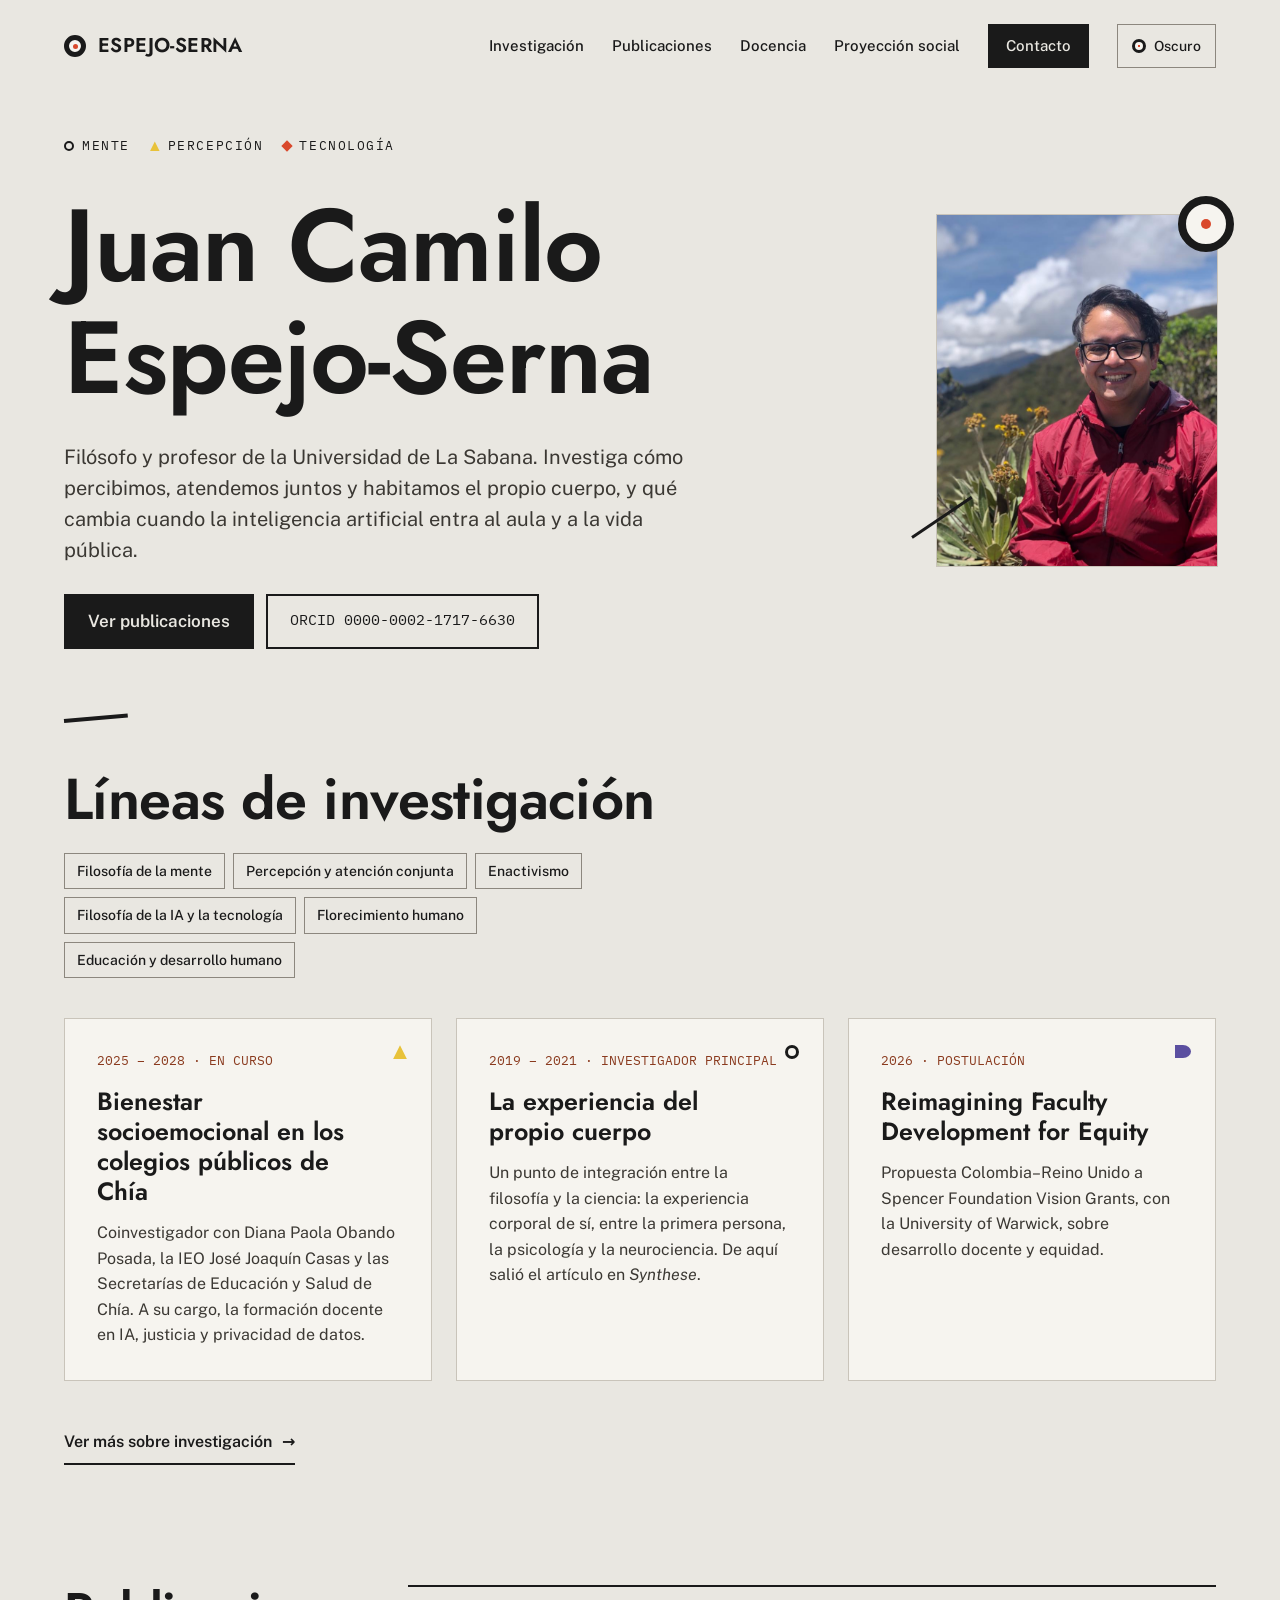
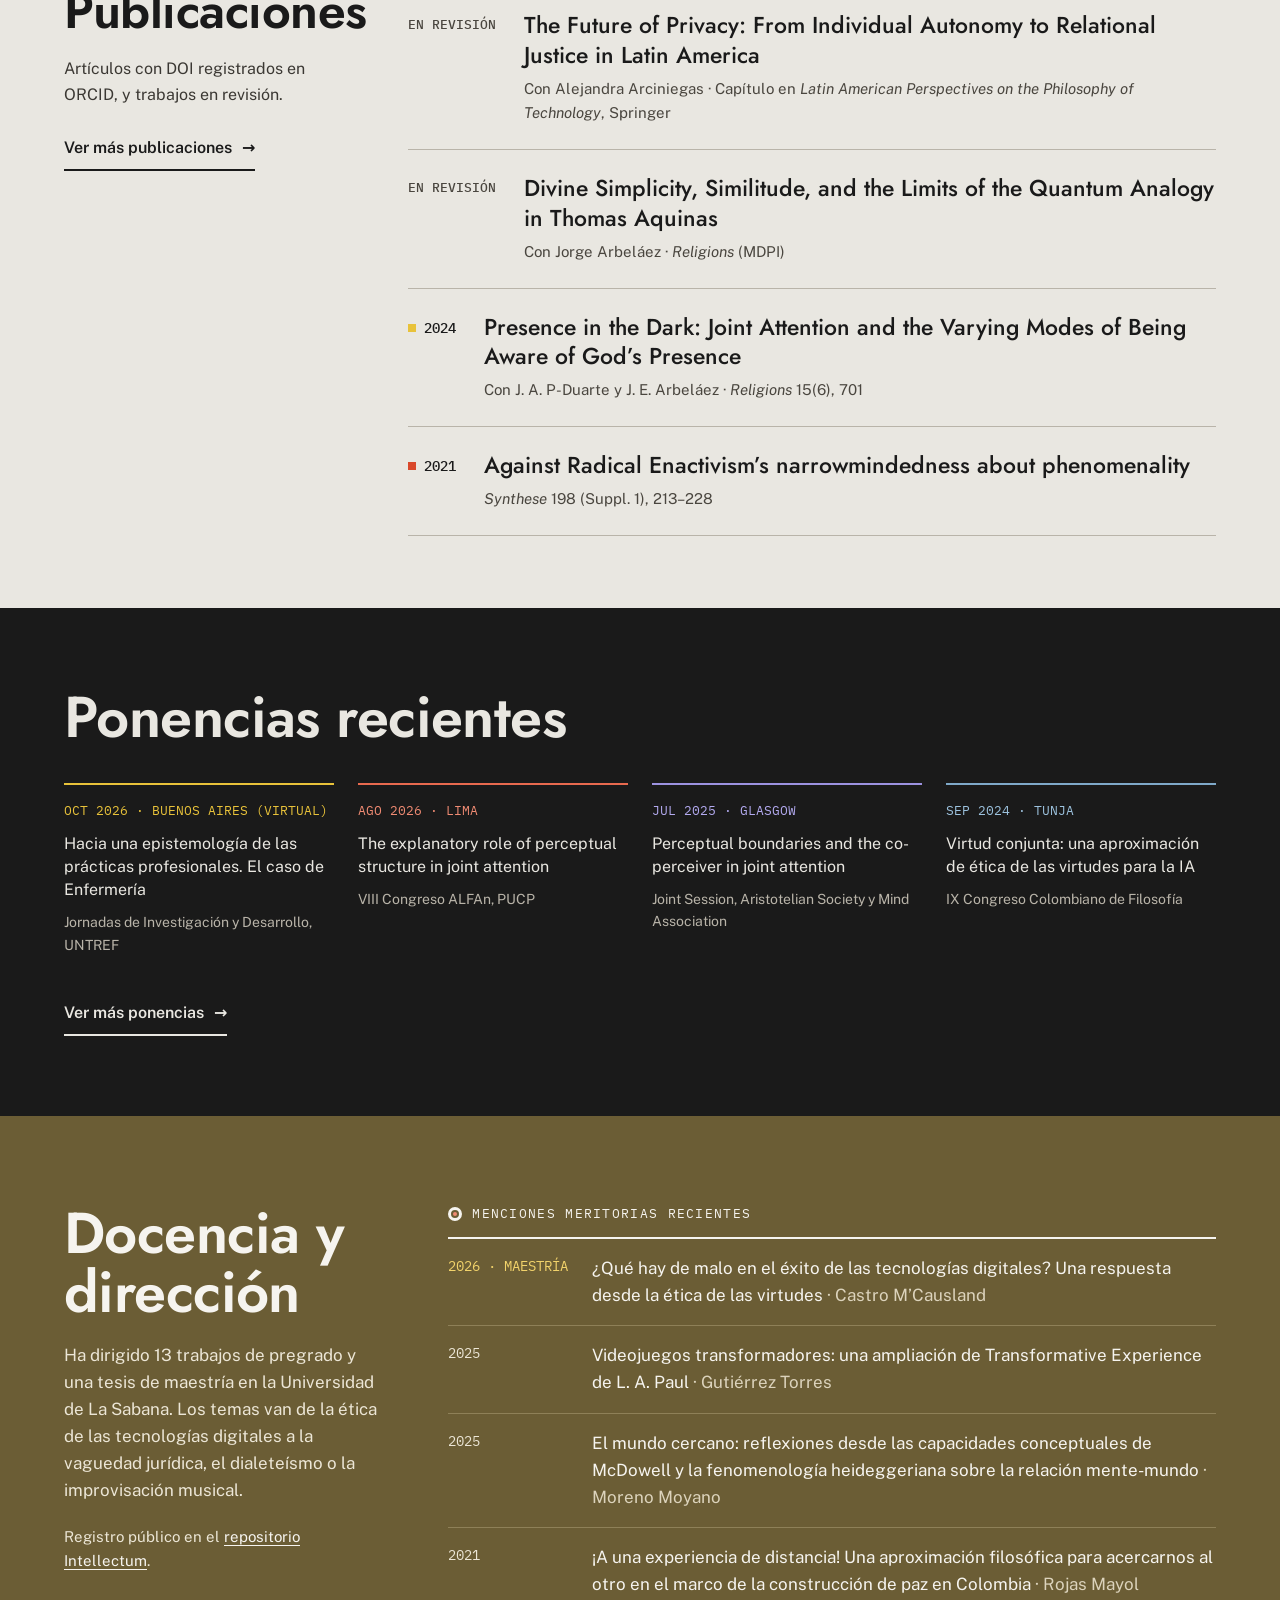
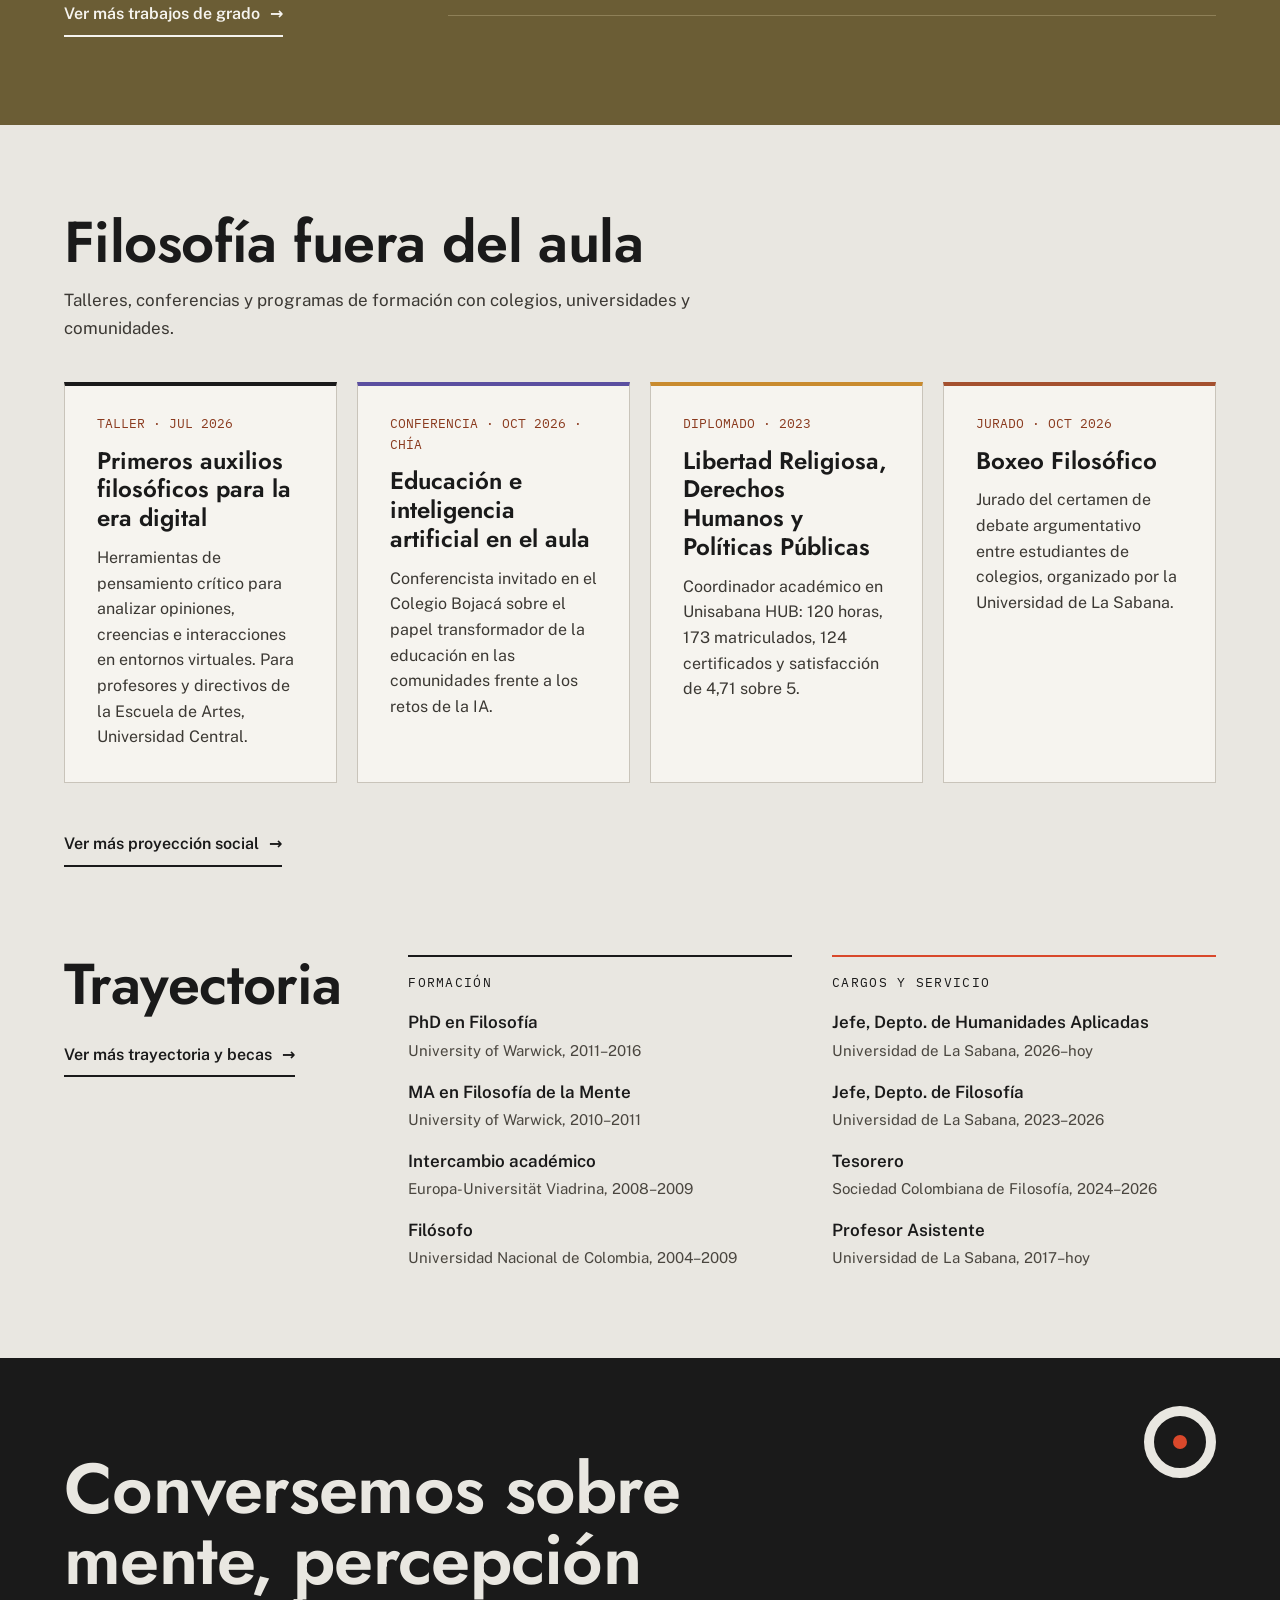
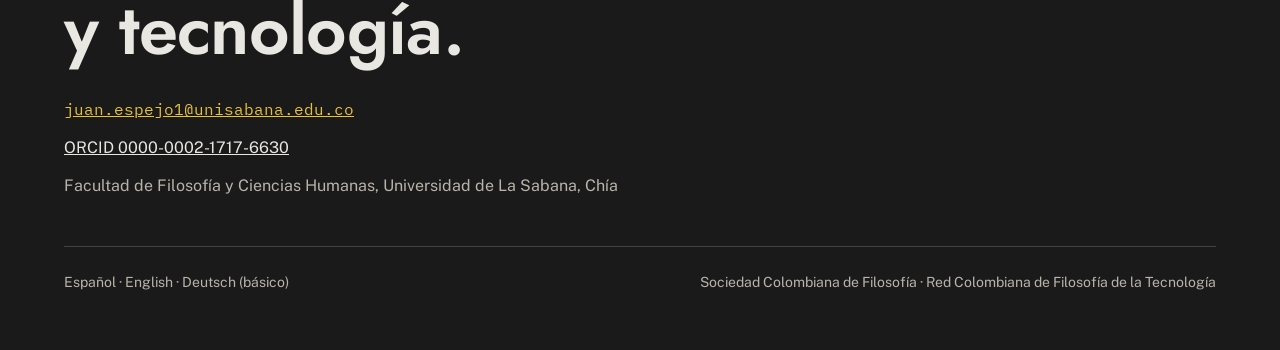
<file: index.html>
<!doctype html>
<html lang="es" data-theme="light">
<head>
<meta charset="utf-8">
<meta name="viewport" content="width=device-width, initial-scale=1">
<title>Juan Camilo Espejo-Serna</title>
<meta name="description" content="Juan Camilo Espejo-Serna, filósofo. Filosofía de la mente, percepción, enactivismo y filosofía de la IA. Universidad de La Sabana.">
<meta name="color-scheme" content="light dark">
<link rel="icon" href="images/favicon.svg" type="image/svg+xml">
<link rel="preconnect" href="https://fonts.googleapis.com">
<link rel="preconnect" href="https://fonts.gstatic.com" crossorigin>
<link rel="stylesheet" href="https://fonts.googleapis.com/css2?family=Jost:wght@400;500;600;700&amp;family=Public+Sans:ital,wght@0,400;0,500;0,600;1,400&amp;family=IBM+Plex+Mono:wght@400;500&amp;display=swap">
<script>try{if(localStorage.getItem("tema")==="dark")document.documentElement.setAttribute("data-theme","dark")}catch(e){}</script>
<link rel="stylesheet" href="css/style.css">
</head>
<body>
<div class="page" style="width: 100%; overflow-x: hidden; background: var(--ground); color: var(--ink); font-family: 'Public Sans', system-ui, sans-serif; font-size: 17px; line-height: 1.6">

<header style="max-width: 1240px; margin: 0 auto; padding: 24px clamp(20px, 5vw, 64px); display: flex; flex-wrap: wrap; gap: 16px 32px; align-items: center; justify-content: space-between">
<a href="#inicio" style="display: flex; align-items: center; gap: 12px; text-decoration: none; font-family: 'Jost', 'Futura', sans-serif; font-weight: 600; font-size: 20px; letter-spacing: 0.02em">
<span aria-hidden="true" style="width: 22px; height: 22px; border: 5px solid var(--ink); border-radius: 50%; background: var(--paper); box-sizing: border-box; display: flex; align-items: center; justify-content: center"><span style="width: 5px; height: 5px; border-radius: 50%; background: var(--red)"></span></span>
ESPEJO-SERNA</a>
<nav aria-label="Secciones" style="display: flex; align-items: center; flex-wrap: wrap; gap: 8px 28px; font-size: 15px; font-weight: 500">
<a href="#investigacion" style="text-decoration: none">Investigación</a>
<a href="#publicaciones" style="text-decoration: none">Publicaciones</a>
<a href="#docencia" style="text-decoration: none">Docencia</a>
<a href="#comunidad" style="text-decoration: none">Proyección social</a>
<a href="#contacto" style="text-decoration: none; background: var(--ink); color: var(--ground); padding: 10px 18px">Contacto</a>
<button type="button" class="theme-toggle" aria-pressed="false" aria-label="Cambiar a modo oscuro"><span class="theme-icon" aria-hidden="true"></span><span class="theme-text">Oscuro</span></button>
</nav>
</header>

<section id="inicio" style="max-width: 1240px; margin: 0 auto; padding: 40px clamp(20px, 5vw, 64px) 72px; display: flex; flex-wrap: wrap; gap: 48px; align-items: center">
<div style="flex: 999 1 520px; min-width: 0; display: flex; flex-direction: column; gap: 28px">
<p style="margin: 0; display: flex; flex-wrap: wrap; gap: 8px; font-family: 'IBM Plex Mono', ui-monospace, monospace; font-size: 13px; letter-spacing: 0.12em">
<span style="display: inline-flex; align-items: center; gap: 8px; padding: 4px 0; margin-right: 12px"><span aria-hidden="true" style="width: 10px; height: 10px; border: 2px solid var(--ink); border-radius: 50%; box-sizing: border-box"></span>MENTE</span>
<span style="display: inline-flex; align-items: center; gap: 8px; padding: 4px 0; margin-right: 12px"><span aria-hidden="true" style="width: 10px; height: 10px; background: #E8C23A; clip-path: polygon(50% 0, 100% 100%, 0 100%)"></span>PERCEPCIÓN</span>
<span style="display: inline-flex; align-items: center; gap: 8px; padding: 4px 0"><span aria-hidden="true" style="width: 8px; height: 8px; background: var(--red); transform: rotate(45deg)"></span>TECNOLOGÍA</span>
</p>
<h1 style="margin: 0; font-family: 'Jost', 'Futura', sans-serif; font-weight: 600; font-size: clamp(52px, 8vw, 112px); line-height: 1.1; letter-spacing: -0.01em; text-wrap: balance">Juan Camilo Espejo-Serna</h1>
<p style="margin: 0; max-width: 32em; font-size: 20px; line-height: 1.55; color: var(--text-2)">Filósofo y profesor de la Universidad de La Sabana. Investiga cómo percibimos, atendemos juntos y habitamos el propio cuerpo, y qué cambia cuando la inteligencia artificial entra al aula y a la vida pública.</p>
<div style="display: flex; flex-wrap: wrap; gap: 12px">
<a href="#publicaciones" style="background: var(--ink); color: var(--ground); text-decoration: none; font-weight: 600; padding: 14px 24px; min-height: 44px; box-sizing: border-box">Ver publicaciones</a>
<a href="https://orcid.org/0000-0002-1717-6630" style="text-decoration: none; border: 2px solid var(--ink); padding: 12px 22px; min-height: 44px; box-sizing: border-box; font-family: 'IBM Plex Mono', ui-monospace, monospace; font-size: 15px">ORCID 0000-0002-1717-6630</a>
</div>
</div>

<figure style="flex: 1 1 280px; min-width: 0; max-width: 400px; width: 100%; margin: 0; position: relative">
<img src="images/me.jpeg" alt="Juan Camilo Espejo-Serna en el páramo, con chaqueta roja" style="display: block; width: 100%; max-width: 100%; aspect-ratio: 4 / 5; object-fit: cover; object-position: 60% 30%; border: 1px solid var(--border); background: var(--paper)">
<div aria-hidden="true" style="position: absolute; right: -18px; top: -18px; width: 56px; height: 56px; border-radius: 50%; background: var(--paper); border: 8px solid var(--ink); box-sizing: border-box; display: flex; align-items: center; justify-content: center"><div style="width: 10px; height: 10px; border-radius: 50%; background: var(--red)"></div></div>
<div aria-hidden="true" style="position: absolute; left: -24px; bottom: 28px; width: 72px; height: 3px; background: var(--ink); transform: rotate(-34deg); transform-origin: left center"></div>
</figure>
</section>

<div aria-hidden="true" style="max-width: 1240px; margin: 0 auto; padding: 0 clamp(20px, 5vw, 64px)"><div style="position: relative; height: 1px"><div style="position: absolute; left: 0; top: -2px; width: 64px; height: 4px; background: var(--ink); transform: rotate(-5deg); transform-origin: left center"></div></div></div>

<section id="investigacion" style="max-width: 1240px; margin: 0 auto; padding: 48px clamp(20px, 5vw, 64px) 72px; display: flex; flex-direction: column; gap: 40px">
<div style="display: flex; flex-wrap: wrap; gap: 24px 64px; align-items: flex-end; justify-content: space-between">
<h2 style="margin: 0; font-family: 'Jost', 'Futura', sans-serif; font-weight: 600; font-size: clamp(38px, 4.5vw, 60px); line-height: 1.02; letter-spacing: -0.01em; max-width: 12em; text-wrap: balance">Líneas de investigación</h2>
<div style="display: flex; flex-wrap: wrap; gap: 8px; max-width: 580px; font-size: 14px; font-weight: 500">
<span style="padding: 6px 12px; border: 1px solid var(--chip-border)">Filosofía de la mente</span>
<span style="padding: 6px 12px; border: 1px solid var(--chip-border)">Percepción y atención conjunta</span>
<span style="padding: 6px 12px; border: 1px solid var(--chip-border)">Enactivismo</span>
<span style="padding: 6px 12px; border: 1px solid var(--chip-border)">Filosofía de la IA y la tecnología</span>
<span style="padding: 6px 12px; border: 1px solid var(--chip-border)">Florecimiento humano</span>
<span style="padding: 6px 12px; border: 1px solid var(--chip-border)">Educación y desarrollo humano</span>
</div>
</div>
<div style="display: grid; grid-template-columns: repeat(auto-fit, minmax(300px, 1fr)); gap: 24px">
<article style="position: relative; background: var(--paper); border: 1px solid var(--border); padding: 32px; display: flex; flex-direction: column; gap: 14px; overflow: hidden">
<div aria-hidden="true" style="position: absolute; right: 24px; top: 26px; width: 14px; height: 14px; background: #E8C23A; clip-path: polygon(50% 0, 100% 100%, 0 100%)"></div>
<span style="font-family: 'IBM Plex Mono', ui-monospace, monospace; font-size: 13px; color: var(--label)">2025 – 2028 · EN CURSO</span>
<h3 style="margin: 0; font-family: 'Jost', 'Futura', sans-serif; font-weight: 600; font-size: 25px; line-height: 1.2; padding-right: 24px">Bienestar socioemocional en los colegios públicos de Chía</h3>
<p style="margin: 0; color: var(--text-2); font-size: 16px">Coinvestigador con Diana Paola Obando Posada, la IEO José Joaquín Casas y las Secretarías de Educación y Salud de Chía. A su cargo, la formación docente en IA, justicia y privacidad de datos.</p>
</article>
<article style="position: relative; background: var(--paper); border: 1px solid var(--border); padding: 32px; display: flex; flex-direction: column; gap: 14px; overflow: hidden">
<div aria-hidden="true" style="position: absolute; right: 24px; top: 26px; width: 14px; height: 14px; border-radius: 50%; border: 3px solid var(--ink); box-sizing: border-box"></div>
<span style="font-family: 'IBM Plex Mono', ui-monospace, monospace; font-size: 13px; color: var(--label)">2019 – 2021 · INVESTIGADOR PRINCIPAL</span>
<h3 style="margin: 0; font-family: 'Jost', 'Futura', sans-serif; font-weight: 600; font-size: 25px; line-height: 1.2; padding-right: 24px">La experiencia del propio cuerpo</h3>
<p style="margin: 0; color: var(--text-2); font-size: 16px">Un punto de integración entre la filosofía y la ciencia: la experiencia corporal de sí, entre la primera persona, la psicología y la neurociencia. De aquí salió el artículo en <em>Synthese</em>.</p>
</article>
<article style="position: relative; background: var(--paper); border: 1px solid var(--border); padding: 32px; display: flex; flex-direction: column; gap: 14px; overflow: hidden">
<div aria-hidden="true" style="position: absolute; right: 24px; top: 26px; width: 16px; height: 13px; background: var(--violet); border-radius: 0 60% 60% 0"></div>
<span style="font-family: 'IBM Plex Mono', ui-monospace, monospace; font-size: 13px; color: var(--label)">2026 · POSTULACIÓN</span>
<h3 style="margin: 0; font-family: 'Jost', 'Futura', sans-serif; font-weight: 600; font-size: 25px; line-height: 1.2; padding-right: 24px">Reimagining Faculty Development for Equity</h3>
<p style="margin: 0; color: var(--text-2); font-size: 16px">Propuesta Colombia–Reino Unido a Spencer Foundation Vision Grants, con la University of Warwick, sobre desarrollo docente y equidad.</p>
</article>
</div>
<a href="investigacion.html" style="align-self: flex-start; display: inline-flex; align-items: center; gap: 10px; min-height: 44px; box-sizing: border-box; color: var(--ink); text-decoration: none; font-weight: 600; font-size: 16px; border-bottom: 2px solid var(--ink)">Ver más sobre investigación<span aria-hidden="true">→</span></a>
</section>

<section id="publicaciones" style="max-width: 1240px; margin: 0 auto; padding: 48px clamp(20px, 5vw, 64px) 72px; display: flex; flex-wrap: wrap; gap: 40px 64px">
<div style="flex: 1 1 280px; min-width: 0; display: flex; flex-direction: column; gap: 20px">
<h2 style="margin: 0; font-family: 'Jost', 'Futura', sans-serif; font-weight: 600; font-size: 50px; line-height: 1.02; letter-spacing: -0.01em">Publicaciones</h2>
<p style="margin: 0; color: var(--text-2); font-size: 16px">Artículos con DOI registrados en ORCID, y trabajos en revisión.</p>
<a href="publicaciones.html" style="align-self: flex-start; display: inline-flex; align-items: center; gap: 10px; min-height: 44px; box-sizing: border-box; color: var(--ink); text-decoration: none; font-weight: 600; font-size: 16px; border-bottom: 2px solid var(--ink)">Ver más publicaciones<span aria-hidden="true">→</span></a>
</div>
<ol style="flex: 999 1 600px; min-width: 0; list-style: none; margin: 0; padding: 0; display: flex; flex-direction: column; border-top: 2px solid var(--ink)">
<li style="display: flex; flex-wrap: wrap; gap: 8px 28px; padding: 24px 0; border-bottom: 1px solid var(--rule)">
<span style="flex: 0 0 auto; align-self: flex-start; font-family: 'IBM Plex Mono', ui-monospace, monospace; font-size: 13px; font-weight: 500; color: var(--muted); padding-top: 4px">EN REVISIÓN</span>
<div style="flex: 1 1 400px; min-width: 0; display: flex; flex-direction: column; gap: 6px">
<span style="font-family: 'Jost', 'Futura', sans-serif; font-weight: 500; font-size: 23px; line-height: 1.3">The Future of Privacy: From Individual Autonomy to Relational Justice in Latin America</span>
<span style="font-size: 15px; color: var(--muted)">Con Alejandra Arciniegas · Capítulo en <em>Latin American Perspectives on the Philosophy of Technology</em>, Springer</span>
</div>
</li>
<li style="display: flex; flex-wrap: wrap; gap: 8px 28px; padding: 24px 0; border-bottom: 1px solid var(--rule)">
<span style="flex: 0 0 auto; align-self: flex-start; font-family: 'IBM Plex Mono', ui-monospace, monospace; font-size: 13px; font-weight: 500; color: var(--muted); padding-top: 4px">EN REVISIÓN</span>
<div style="flex: 1 1 400px; min-width: 0; display: flex; flex-direction: column; gap: 6px">
<span style="font-family: 'Jost', 'Futura', sans-serif; font-weight: 500; font-size: 23px; line-height: 1.3">Divine Simplicity, Similitude, and the Limits of the Quantum Analogy in Thomas Aquinas</span>
<span style="font-size: 15px; color: var(--muted)">Con Jorge Arbeláez · <em>Religions</em> (MDPI)</span>
</div>
</li>
<li style="display: flex; flex-wrap: wrap; gap: 8px 28px; padding: 24px 0; border-bottom: 1px solid var(--rule)">
<span style="flex: 0 0 auto; align-self: flex-start; display: inline-flex; align-items: center; gap: 8px; font-family: 'IBM Plex Mono', ui-monospace, monospace; font-size: 14px; font-weight: 500; padding-top: 4px"><span aria-hidden="true" style="width: 8px; height: 8px; background: #E8C23A"></span>2024</span>
<div style="flex: 1 1 400px; min-width: 0; display: flex; flex-direction: column; gap: 6px">
<a href="https://doi.org/10.3390/rel15060701" style="text-decoration: none; font-family: 'Jost', 'Futura', sans-serif; font-weight: 500; font-size: 23px; line-height: 1.3">Presence in the Dark: Joint Attention and the Varying Modes of Being Aware of God’s Presence</a>
<span style="font-size: 15px; color: var(--muted)">Con J. A. P-Duarte y J. E. Arbeláez · <em>Religions</em> 15(6), 701</span>
</div>
</li>
<li style="display: flex; flex-wrap: wrap; gap: 8px 28px; padding: 24px 0; border-bottom: 1px solid var(--rule)">
<span style="flex: 0 0 auto; align-self: flex-start; display: inline-flex; align-items: center; gap: 8px; font-family: 'IBM Plex Mono', ui-monospace, monospace; font-size: 14px; font-weight: 500; padding-top: 4px"><span aria-hidden="true" style="width: 8px; height: 8px; background: var(--red)"></span>2021</span>
<div style="flex: 1 1 400px; min-width: 0; display: flex; flex-direction: column; gap: 6px">
<a href="https://doi.org/10.1007/s11229-019-02261-2" style="text-decoration: none; font-family: 'Jost', 'Futura', sans-serif; font-weight: 500; font-size: 23px; line-height: 1.3">Against Radical Enactivism’s narrowmindedness about phenomenality</a>
<span style="font-size: 15px; color: var(--muted)"><em>Synthese</em> 198 (Suppl. 1), 213–228</span>
</div>
</li>
</ol>
</section>

<section aria-labelledby="ponencias-k" style="background: var(--ink-deep); color: #E9E7E1">
<div style="max-width: 1240px; margin: 0 auto; padding: 80px clamp(20px, 5vw, 64px); display: flex; flex-direction: column; gap: 36px">
<h2 id="ponencias-k" style="margin: 0; font-family: 'Jost', 'Futura', sans-serif; font-weight: 600; font-size: clamp(38px, 4.5vw, 60px); line-height: 1.02; letter-spacing: -0.01em">Ponencias recientes</h2>
<div style="display: grid; grid-template-columns: repeat(auto-fit, minmax(240px, 1fr)); gap: 32px 24px">
<div style="display: flex; flex-direction: column; gap: 10px; border-top: 2px solid #E8C23A; padding-top: 16px"><span style="font-family: 'IBM Plex Mono', ui-monospace, monospace; font-size: 13px; color: #E8C23A">OCT 2026 · BUENOS AIRES (VIRTUAL)</span><span style="font-size: 16px; line-height: 1.45">Hacia una epistemología de las prácticas profesionales. El caso de Enfermería</span><span style="font-size: 14px; color: #B9B4A9">Jornadas de Investigación y Desarrollo, UNTREF</span></div>
<div style="display: flex; flex-direction: column; gap: 10px; border-top: 2px solid #E86A4F; padding-top: 16px"><span style="font-family: 'IBM Plex Mono', ui-monospace, monospace; font-size: 13px; color: #F08B73">AGO 2026 · LIMA</span><span style="font-size: 16px; line-height: 1.45">The explanatory role of perceptual structure in joint attention</span><span style="font-size: 14px; color: #B9B4A9">VIII Congreso ALFAn, PUCP</span></div>
<div style="display: flex; flex-direction: column; gap: 10px; border-top: 2px solid #9C92E0; padding-top: 16px"><span style="font-family: 'IBM Plex Mono', ui-monospace, monospace; font-size: 13px; color: #B3AAF0">JUL 2025 · GLASGOW</span><span style="font-size: 16px; line-height: 1.45">Perceptual boundaries and the co-perceiver in joint attention</span><span style="font-size: 14px; color: #B9B4A9">Joint Session, Aristotelian Society y Mind Association</span></div>
<div style="display: flex; flex-direction: column; gap: 10px; border-top: 2px solid #7FA9C9; padding-top: 16px"><span style="font-family: 'IBM Plex Mono', ui-monospace, monospace; font-size: 13px; color: #9CC2DE">SEP 2024 · TUNJA</span><span style="font-size: 16px; line-height: 1.45">Virtud conjunta: una aproximación de ética de las virtudes para la IA</span><span style="font-size: 14px; color: #B9B4A9">IX Congreso Colombiano de Filosofía</span></div>
</div>
<a href="ponencias.html" style="align-self: flex-start; display: inline-flex; align-items: center; gap: 10px; min-height: 44px; box-sizing: border-box; color: #E9E7E1; text-decoration: none; font-weight: 600; font-size: 16px; border-bottom: 2px solid #E9E7E1">Ver más ponencias<span aria-hidden="true">→</span></a>
</div>
</section>

<section id="docencia" style="background: #6B5D35; color: #F6F4EF">
<div style="max-width: 1240px; margin: 0 auto; padding: 88px clamp(20px, 5vw, 64px); display: flex; flex-wrap: wrap; gap: 48px 64px">
<div style="flex: 1 1 320px; min-width: 0; display: flex; flex-direction: column; gap: 20px">
<h2 style="margin: 0; font-family: 'Jost', 'Futura', sans-serif; font-weight: 600; font-size: clamp(38px, 4.5vw, 60px); line-height: 1.02; letter-spacing: -0.01em">Docencia y dirección</h2>
<p style="margin: 0; color: #ECE6D6">Ha dirigido 13 trabajos de pregrado y una tesis de maestría en la Universidad de La Sabana. Los temas van de la ética de las tecnologías digitales a la vaguedad jurídica, el dialeteísmo o la improvisación musical.</p>
<p style="margin: 0; font-size: 15px; color: #ECE6D6">Registro público en el <a href="https://intellectum.unisabana.edu.co/entities/person/1ea974d3-8503-4272-b4d4-083233fa0724?tab=isDirectorOfPublication&amp;spc.page=1" style="color: #F6F4EF; text-decoration: underline; text-underline-offset: 3px">repositorio Intellectum</a>.</p>
<a href="docencia.html" style="align-self: flex-start; display: inline-flex; align-items: center; gap: 10px; min-height: 44px; box-sizing: border-box; color: #F6F4EF; text-decoration: none; font-weight: 600; font-size: 16px; border-bottom: 2px solid #F6F4EF">Ver más trabajos de grado<span aria-hidden="true">→</span></a>
</div>
<div style="flex: 999 1 560px; min-width: 0; display: flex; flex-direction: column; gap: 12px">
<p style="margin: 0; display: flex; align-items: center; gap: 10px; font-family: 'IBM Plex Mono', ui-monospace, monospace; font-size: 13px; letter-spacing: 0.1em"><span aria-hidden="true" style="width: 14px; height: 14px; flex: none; border: 3px solid #F6F4EF; border-radius: 50%; box-sizing: border-box; background: #6B5D35; display: inline-flex; align-items: center; justify-content: center"><span style="width: 4px; height: 4px; border-radius: 50%; background: #F08B73"></span></span>MENCIONES MERITORIAS RECIENTES</p>
<div style="display: flex; flex-direction: column; border-top: 2px solid #F6F4EF">
<div style="display: flex; flex-wrap: wrap; gap: 4px 24px; padding: 16px 0; border-bottom: 1px solid #8E8058"><span style="flex: 0 0 120px; font-family: 'IBM Plex Mono', ui-monospace, monospace; font-size: 14px; color: #F2D36B">2026 · MAESTRÍA</span><span style="flex: 1 1 320px; min-width: 0">¿Qué hay de malo en el éxito de las tecnologías digitales? Una respuesta desde la ética de las virtudes <span style="color: #DCD3BC">· Castro M’Causland</span></span></div>
<div style="display: flex; flex-wrap: wrap; gap: 4px 24px; padding: 16px 0; border-bottom: 1px solid #8E8058"><span style="flex: 0 0 120px; font-family: 'IBM Plex Mono', ui-monospace, monospace; font-size: 14px; color: #ECE6D6">2025</span><span style="flex: 1 1 320px; min-width: 0">Videojuegos transformadores: una ampliación de Transformative Experience de L. A. Paul <span style="color: #DCD3BC">· Gutiérrez Torres</span></span></div>
<div style="display: flex; flex-wrap: wrap; gap: 4px 24px; padding: 16px 0; border-bottom: 1px solid #8E8058"><span style="flex: 0 0 120px; font-family: 'IBM Plex Mono', ui-monospace, monospace; font-size: 14px; color: #ECE6D6">2025</span><span style="flex: 1 1 320px; min-width: 0">El mundo cercano: reflexiones desde las capacidades conceptuales de McDowell y la fenomenología heideggeriana sobre la relación mente-mundo <span style="color: #DCD3BC">· Moreno Moyano</span></span></div>
<div style="display: flex; flex-wrap: wrap; gap: 4px 24px; padding: 16px 0; border-bottom: 1px solid #8E8058"><span style="flex: 0 0 120px; font-family: 'IBM Plex Mono', ui-monospace, monospace; font-size: 14px; color: #ECE6D6">2021</span><span style="flex: 1 1 320px; min-width: 0">¡A una experiencia de distancia! Una aproximación filosófica para acercarnos al otro en el marco de la construcción de paz en Colombia <span style="color: #DCD3BC">· Rojas Mayol</span></span></div>
</div>
</div>
</div>
</section>

<section id="comunidad" style="max-width: 1240px; margin: 0 auto; padding: 88px clamp(20px, 5vw, 64px); display: flex; flex-direction: column; gap: 40px">
<div style="display: flex; flex-direction: column; gap: 16px; max-width: 720px">
<h2 style="margin: 0; font-family: 'Jost', 'Futura', sans-serif; font-weight: 600; font-size: clamp(38px, 4.5vw, 60px); line-height: 1.02; letter-spacing: -0.01em">Filosofía fuera del aula</h2>
<p style="margin: 0; color: var(--text-2)">Talleres, conferencias y programas de formación con colegios, universidades y comunidades.</p>
</div>
<div style="display: grid; grid-template-columns: repeat(auto-fit, minmax(260px, 1fr)); gap: 20px">
<article style="background: var(--paper); color: var(--ink); border: 1px solid var(--border); border-top: 4px solid var(--ink); padding: 28px 32px 32px; display: flex; flex-direction: column; gap: 12px">
<span style="font-family: 'IBM Plex Mono', ui-monospace, monospace; font-size: 13px; color: var(--label)">TALLER · JUL 2026</span>
<h3 style="margin: 0; font-family: 'Jost', 'Futura', sans-serif; font-weight: 600; font-size: 24px; line-height: 1.2">Primeros auxilios filosóficos para la era digital</h3>
<p style="margin: 0; color: var(--text-2); font-size: 16px">Herramientas de pensamiento crítico para analizar opiniones, creencias e interacciones en entornos virtuales. Para profesores y directivos de la Escuela de Artes, Universidad Central.</p>
</article>
<article style="background: var(--paper); color: var(--ink); border: 1px solid var(--border); border-top: 4px solid var(--violet); padding: 28px 32px 32px; display: flex; flex-direction: column; gap: 12px">
<span style="font-family: 'IBM Plex Mono', ui-monospace, monospace; font-size: 13px; color: var(--label)">CONFERENCIA · OCT 2026 · CHÍA</span>
<h3 style="margin: 0; font-family: 'Jost', 'Futura', sans-serif; font-weight: 600; font-size: 24px; line-height: 1.2">Educación e inteligencia artificial en el aula</h3>
<p style="margin: 0; color: var(--text-2); font-size: 16px">Conferencista invitado en el Colegio Bojacá sobre el papel transformador de la educación en las comunidades frente a los retos de la IA.</p>
</article>
<article style="background: var(--paper); color: var(--ink); border: 1px solid var(--border); border-top: 4px solid #C98B2E; padding: 28px 32px 32px; display: flex; flex-direction: column; gap: 12px">
<span style="font-family: 'IBM Plex Mono', ui-monospace, monospace; font-size: 13px; color: var(--label)">DIPLOMADO · 2023</span>
<h3 style="margin: 0; font-family: 'Jost', 'Futura', sans-serif; font-weight: 600; font-size: 24px; line-height: 1.2">Libertad Religiosa, Derechos Humanos y Políticas Públicas</h3>
<p style="margin: 0; color: var(--text-2); font-size: 16px">Coordinador académico en Unisabana HUB: 120 horas, 173 matriculados, 124 certificados y satisfacción de 4,71 sobre 5.</p>
</article>
<article style="background: var(--paper); color: var(--ink); border: 1px solid var(--border); border-top: 4px solid var(--rust); padding: 28px 32px 32px; display: flex; flex-direction: column; gap: 12px">
<span style="font-family: 'IBM Plex Mono', ui-monospace, monospace; font-size: 13px; color: var(--label)">JURADO · OCT 2026</span>
<h3 style="margin: 0; font-family: 'Jost', 'Futura', sans-serif; font-weight: 600; font-size: 24px; line-height: 1.2">Boxeo Filosófico</h3>
<p style="margin: 0; color: var(--text-2); font-size: 16px">Jurado del certamen de debate argumentativo entre estudiantes de colegios, organizado por la Universidad de La Sabana.</p>
</article>
</div>
<a href="proyeccion-social.html" style="align-self: flex-start; display: inline-flex; align-items: center; gap: 10px; min-height: 44px; box-sizing: border-box; color: var(--ink); text-decoration: none; font-weight: 600; font-size: 16px; border-bottom: 2px solid var(--ink)">Ver más proyección social<span aria-hidden="true">→</span></a>
</section>

<section aria-labelledby="trayectoria-k" style="max-width: 1240px; margin: 0 auto; padding: 0 clamp(20px, 5vw, 64px) 88px; display: flex; flex-wrap: wrap; gap: 48px 64px">
<div style="flex: 1 1 280px; min-width: 0; display: flex; flex-direction: column; gap: 20px">
<h2 id="trayectoria-k" style="margin: 0; font-family: 'Jost', 'Futura', sans-serif; font-weight: 600; font-size: clamp(38px, 4.5vw, 60px); line-height: 1.02; letter-spacing: -0.01em">Trayectoria</h2>
<a href="trayectoria.html" style="align-self: flex-start; display: inline-flex; align-items: center; gap: 10px; min-height: 44px; box-sizing: border-box; color: var(--ink); text-decoration: none; font-weight: 600; font-size: 16px; border-bottom: 2px solid var(--ink)">Ver más trayectoria y becas<span aria-hidden="true">→</span></a>
</div>
<div style="flex: 999 1 600px; min-width: 0; display: grid; grid-template-columns: repeat(auto-fit, minmax(260px, 1fr)); gap: 40px">
<div style="display: flex; flex-direction: column; gap: 16px; border-top: 2px solid var(--ink); padding-top: 16px">
<p style="margin: 0; font-family: 'IBM Plex Mono', ui-monospace, monospace; font-size: 13px; letter-spacing: 0.1em">FORMACIÓN</p>
<div style="display: flex; flex-direction: column; gap: 2px"><span style="font-weight: 600">PhD en Filosofía</span><span style="font-size: 15px; color: var(--muted)">University of Warwick, 2011–2016</span></div>
<div style="display: flex; flex-direction: column; gap: 2px"><span style="font-weight: 600">MA en Filosofía de la Mente</span><span style="font-size: 15px; color: var(--muted)">University of Warwick, 2010–2011</span></div>
<div style="display: flex; flex-direction: column; gap: 2px"><span style="font-weight: 600">Intercambio académico</span><span style="font-size: 15px; color: var(--muted)">Europa-Universität Viadrina, 2008–2009</span></div>
<div style="display: flex; flex-direction: column; gap: 2px"><span style="font-weight: 600">Filósofo</span><span style="font-size: 15px; color: var(--muted)">Universidad Nacional de Colombia, 2004–2009</span></div>
</div>
<div style="display: flex; flex-direction: column; gap: 16px; border-top: 2px solid var(--red); padding-top: 16px">
<p style="margin: 0; font-family: 'IBM Plex Mono', ui-monospace, monospace; font-size: 13px; letter-spacing: 0.1em">CARGOS Y SERVICIO</p>
<div style="display: flex; flex-direction: column; gap: 2px"><span style="font-weight: 600">Jefe, Depto. de Humanidades Aplicadas</span><span style="font-size: 15px; color: var(--muted)">Universidad de La Sabana, 2026–hoy</span></div>
<div style="display: flex; flex-direction: column; gap: 2px"><span style="font-weight: 600">Jefe, Depto. de Filosofía</span><span style="font-size: 15px; color: var(--muted)">Universidad de La Sabana, 2023–2026</span></div>
<div style="display: flex; flex-direction: column; gap: 2px"><span style="font-weight: 600">Tesorero</span><span style="font-size: 15px; color: var(--muted)">Sociedad Colombiana de Filosofía, 2024–2026</span></div>
<div style="display: flex; flex-direction: column; gap: 2px"><span style="font-weight: 600">Profesor Asistente</span><span style="font-size: 15px; color: var(--muted)">Universidad de La Sabana, 2017–hoy</span></div>
</div>
</div>
</section>

<footer id="contacto" style="background: var(--ink-deep); color: #E9E7E1; position: relative; overflow: hidden">
<div aria-hidden="true" style="position: absolute; right: clamp(20px, 5vw, 64px); top: 48px; width: 72px; height: 72px; border-radius: 50%; border: 10px solid #E9E7E1; box-sizing: border-box; display: flex; align-items: center; justify-content: center"><div style="width: 14px; height: 14px; border-radius: 50%; background: #D9482B"></div></div>
<div style="position: relative; max-width: 1240px; margin: 0 auto; padding: 96px clamp(20px, 5vw, 64px) 56px; display: flex; flex-direction: column; gap: 48px">
<div style="display: flex; flex-wrap: wrap; gap: 32px 64px; align-items: flex-end; justify-content: space-between">
<h2 style="margin: 0; font-family: 'Jost', 'Futura', sans-serif; font-weight: 600; font-size: clamp(40px, 5.5vw, 72px); line-height: 1; letter-spacing: -0.01em; max-width: 11em; text-wrap: balance">Conversemos sobre mente, percepción y tecnología.</h2>
<div style="display: flex; flex-direction: column; gap: 12px; font-size: 16px">
<a href="mailto:juan.espejo1@unisabana.edu.co" style="font-family: 'IBM Plex Mono', ui-monospace, monospace; color: #E8C23A">juan.espejo1@unisabana.edu.co</a>
<a href="https://orcid.org/0000-0002-1717-6630" style="color: #E9E7E1">ORCID 0000-0002-1717-6630</a>
<span style="color: #B9B4A9">Facultad de Filosofía y Ciencias Humanas, Universidad de La Sabana, Chía</span>
</div>
</div>
<div style="display: flex; flex-wrap: wrap; gap: 8px 24px; justify-content: space-between; border-top: 1px solid #45423C; padding-top: 24px; font-size: 14px; color: #B9B4A9">
<span>Español · English · Deutsch (básico)</span>
<span>Sociedad Colombiana de Filosofía · Red Colombiana de Filosofía de la Tecnología</span>
</div>
</div>
</footer>

</div>
<script src="js/theme.js"></script>
</body>
</html>
</file>
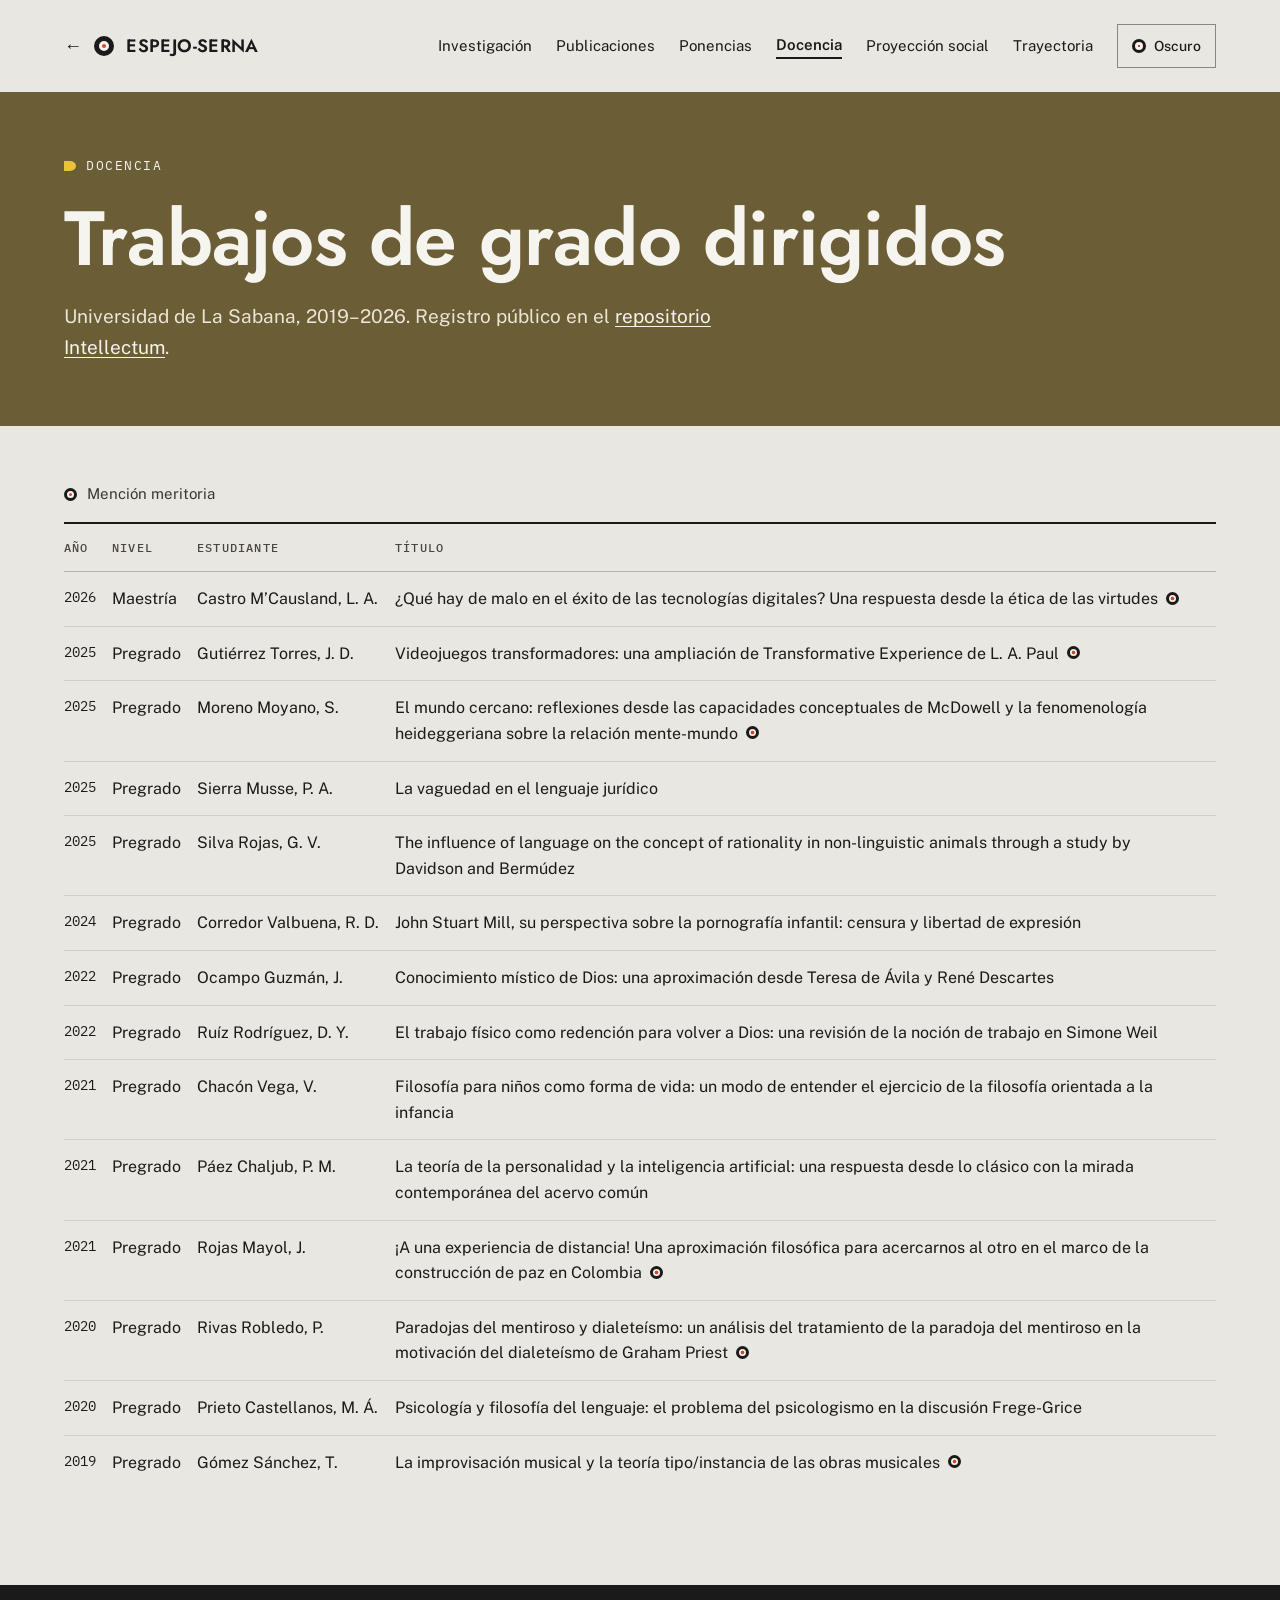
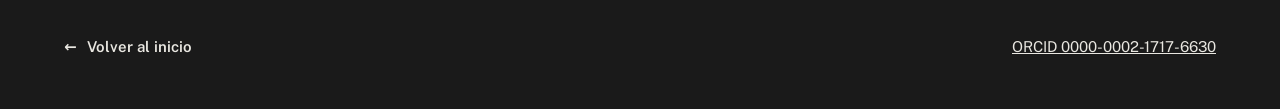
<file: docencia.html>
<!doctype html>
<html lang="es" data-theme="light">
<head>
<meta charset="utf-8">
<meta name="viewport" content="width=device-width, initial-scale=1">
<title>Docencia — Juan Camilo Espejo-Serna</title>
<meta name="description" content="Trabajos de grado dirigidos por Juan Camilo Espejo-Serna en la Universidad de La Sabana.">
<meta name="color-scheme" content="light dark">
<link rel="icon" href="images/favicon.svg" type="image/svg+xml">
<link rel="preconnect" href="https://fonts.googleapis.com">
<link rel="preconnect" href="https://fonts.gstatic.com" crossorigin>
<link rel="stylesheet" href="https://fonts.googleapis.com/css2?family=Jost:wght@400;500;600;700&amp;family=Public+Sans:ital,wght@0,400;0,500;0,600;1,400&amp;family=IBM+Plex+Mono:wght@400;500&amp;display=swap">
<script>try{if(localStorage.getItem("tema")==="dark")document.documentElement.setAttribute("data-theme","dark")}catch(e){}</script>
<link rel="stylesheet" href="css/style.css">
</head>
<body>
<div class="page" style="width: 100%; overflow-x: hidden; background: var(--ground); color: var(--ink); font-family: 'Public Sans', system-ui, sans-serif; font-size: 17px; line-height: 1.6">

<header style="max-width: 1240px; margin: 0 auto; padding: 24px clamp(20px, 5vw, 64px); display: flex; flex-wrap: wrap; gap: 16px 32px; align-items: center; justify-content: space-between">
<a href="index.html" style="display: inline-flex; align-items: center; gap: 12px; min-height: 44px; text-decoration: none; font-family: 'Jost', 'Futura', sans-serif; font-weight: 600; font-size: 18px; letter-spacing: 0.02em"><span aria-hidden="true">←</span>
<span aria-hidden="true" style="width: 20px; height: 20px; border: 5px solid var(--ink); border-radius: 50%; background: var(--paper); box-sizing: border-box; display: flex; align-items: center; justify-content: center"><span style="width: 4px; height: 4px; border-radius: 50%; background: var(--red)"></span></span>ESPEJO-SERNA</a>
<nav aria-label="Secciones" style="display: flex; align-items: center; flex-wrap: wrap; gap: 8px 24px; font-size: 15px">
<a href="investigacion.html" style="text-decoration: none">Investigación</a>
<a href="publicaciones.html" style="text-decoration: none">Publicaciones</a>
<a href="ponencias.html" style="text-decoration: none">Ponencias</a>
<a href="docencia.html" aria-current="page" style="text-decoration: none; font-weight: 600; border-bottom: 2px solid var(--ink)">Docencia</a>
<a href="proyeccion-social.html" style="text-decoration: none">Proyección social</a>
<a href="trayectoria.html" style="text-decoration: none">Trayectoria</a>
<button type="button" class="theme-toggle" aria-pressed="false" aria-label="Cambiar a modo oscuro"><span class="theme-icon" aria-hidden="true"></span><span class="theme-text">Oscuro</span></button>
</nav>
</header>

<section style="background: #6B5D35; color: #F6F4EF">
<div style="max-width: 1240px; margin: 0 auto; padding: 64px clamp(20px, 5vw, 64px); display: flex; flex-wrap: wrap; gap: 40px 64px; align-items: flex-end">
<div style="flex: 999 1 520px; min-width: 0; display: flex; flex-direction: column; gap: 20px">
<p style="margin: 0; display: inline-flex; align-items: center; gap: 10px; font-family: 'IBM Plex Mono', ui-monospace, monospace; font-size: 13px; letter-spacing: 0.12em"><span aria-hidden="true" style="width: 12px; height: 10px; background: #E8C23A; border-radius: 0 60% 60% 0"></span>DOCENCIA</p>
<h1 style="margin: 0; font-family: 'Jost', 'Futura', sans-serif; font-weight: 600; font-size: clamp(44px, 6vw, 80px); line-height: 1.1; letter-spacing: -0.01em">Trabajos de grado dirigidos</h1>
<p style="margin: 0; max-width: 36em; font-size: 19px; color: #ECE6D6">Universidad de La Sabana, 2019–2026. Registro público en el <a href="https://intellectum.unisabana.edu.co/entities/person/1ea974d3-8503-4272-b4d4-083233fa0724?tab=isDirectorOfPublication&amp;spc.page=1" style="color: #F6F4EF; text-decoration: underline; text-underline-offset: 3px">repositorio Intellectum</a>.</p>
</div>
</div>
</section>

<section aria-label="Lista completa" style="max-width: 1240px; margin: 0 auto; padding: 56px clamp(20px, 5vw, 64px) 96px; display: flex; flex-direction: column; gap: 16px">
<p style="margin: 0; display: inline-flex; align-items: center; gap: 10px; font-size: 15px; color: var(--text-2)"><span aria-hidden="true" style="width: 13px; height: 13px; flex: none; border: 3px solid var(--ink); border-radius: 50%; box-sizing: border-box; background: var(--paper); display: inline-flex; align-items: center; justify-content: center"><span style="width: 3px; height: 3px; border-radius: 50%; background: var(--red)"></span></span>Mención meritoria</p>
<div style="overflow-x: auto">
<table style="width: 100%; min-width: 720px; border-collapse: collapse; font-size: 16px; border-top: 2px solid var(--ink)">
<thead>
<tr>
<th scope="col" style="text-align: left; padding: 14px 16px 14px 0; font-family: 'IBM Plex Mono', ui-monospace, monospace; font-weight: 500; font-size: 12px; letter-spacing: 0.1em; color: var(--muted); border-bottom: 1px solid var(--rule)">AÑO</th>
<th scope="col" style="text-align: left; padding: 14px 16px 14px 0; font-family: 'IBM Plex Mono', ui-monospace, monospace; font-weight: 500; font-size: 12px; letter-spacing: 0.1em; color: var(--muted); border-bottom: 1px solid var(--rule)">NIVEL</th>
<th scope="col" style="text-align: left; padding: 14px 16px 14px 0; font-family: 'IBM Plex Mono', ui-monospace, monospace; font-weight: 500; font-size: 12px; letter-spacing: 0.1em; color: var(--muted); border-bottom: 1px solid var(--rule)">ESTUDIANTE</th>
<th scope="col" style="text-align: left; padding: 14px 16px 14px 0; font-family: 'IBM Plex Mono', ui-monospace, monospace; font-weight: 500; font-size: 12px; letter-spacing: 0.1em; color: var(--muted); border-bottom: 1px solid var(--rule)">TÍTULO</th>
</tr>
</thead>
<tbody>
<tr><td style="padding: 14px 16px 14px 0; border-bottom: 1px solid var(--rule-soft); font-family: 'IBM Plex Mono', ui-monospace, monospace; font-size: 14px; vertical-align: top">2026</td><td style="padding: 14px 16px 14px 0; border-bottom: 1px solid var(--rule-soft); vertical-align: top">Maestría</td><td style="padding: 14px 16px 14px 0; border-bottom: 1px solid var(--rule-soft); vertical-align: top; white-space: nowrap">Castro M’Causland, L. A.</td><td style="padding: 14px 16px 14px 0; border-bottom: 1px solid var(--rule-soft); vertical-align: top">¿Qué hay de malo en el éxito de las tecnologías digitales? Una respuesta desde la ética de las <span style="white-space: nowrap">virtudes<span role="img" aria-label="Mención meritoria" title="Mención meritoria" style="display: inline-block; width: 13px; height: 13px; margin-left: 8px; vertical-align: middle; position: relative; top: -2px; border: 3px solid var(--ink); border-radius: 50%; box-sizing: border-box; background: radial-gradient(circle, var(--red) 0 1.6px, var(--paper) 2.2px)"></span></span></td></tr>
<tr><td style="padding: 14px 16px 14px 0; border-bottom: 1px solid var(--rule-soft); font-family: 'IBM Plex Mono', ui-monospace, monospace; font-size: 14px; vertical-align: top">2025</td><td style="padding: 14px 16px 14px 0; border-bottom: 1px solid var(--rule-soft); vertical-align: top">Pregrado</td><td style="padding: 14px 16px 14px 0; border-bottom: 1px solid var(--rule-soft); vertical-align: top; white-space: nowrap">Gutiérrez Torres, J. D.</td><td style="padding: 14px 16px 14px 0; border-bottom: 1px solid var(--rule-soft); vertical-align: top">Videojuegos transformadores: una ampliación de Transformative Experience de L. A. <span style="white-space: nowrap">Paul<span role="img" aria-label="Mención meritoria" title="Mención meritoria" style="display: inline-block; width: 13px; height: 13px; margin-left: 8px; vertical-align: middle; position: relative; top: -2px; border: 3px solid var(--ink); border-radius: 50%; box-sizing: border-box; background: radial-gradient(circle, var(--red) 0 1.6px, var(--paper) 2.2px)"></span></span></td></tr>
<tr><td style="padding: 14px 16px 14px 0; border-bottom: 1px solid var(--rule-soft); font-family: 'IBM Plex Mono', ui-monospace, monospace; font-size: 14px; vertical-align: top">2025</td><td style="padding: 14px 16px 14px 0; border-bottom: 1px solid var(--rule-soft); vertical-align: top">Pregrado</td><td style="padding: 14px 16px 14px 0; border-bottom: 1px solid var(--rule-soft); vertical-align: top; white-space: nowrap">Moreno Moyano, S.</td><td style="padding: 14px 16px 14px 0; border-bottom: 1px solid var(--rule-soft); vertical-align: top">El mundo cercano: reflexiones desde las capacidades conceptuales de McDowell y la fenomenología heideggeriana sobre la relación <span style="white-space: nowrap">mente-mundo<span role="img" aria-label="Mención meritoria" title="Mención meritoria" style="display: inline-block; width: 13px; height: 13px; margin-left: 8px; vertical-align: middle; position: relative; top: -2px; border: 3px solid var(--ink); border-radius: 50%; box-sizing: border-box; background: radial-gradient(circle, var(--red) 0 1.6px, var(--paper) 2.2px)"></span></span></td></tr>
<tr><td style="padding: 14px 16px 14px 0; border-bottom: 1px solid var(--rule-soft); font-family: 'IBM Plex Mono', ui-monospace, monospace; font-size: 14px; vertical-align: top">2025</td><td style="padding: 14px 16px 14px 0; border-bottom: 1px solid var(--rule-soft); vertical-align: top">Pregrado</td><td style="padding: 14px 16px 14px 0; border-bottom: 1px solid var(--rule-soft); vertical-align: top; white-space: nowrap">Sierra Musse, P. A.</td><td style="padding: 14px 16px 14px 0; border-bottom: 1px solid var(--rule-soft); vertical-align: top">La vaguedad en el lenguaje jurídico</td></tr>
<tr><td style="padding: 14px 16px 14px 0; border-bottom: 1px solid var(--rule-soft); font-family: 'IBM Plex Mono', ui-monospace, monospace; font-size: 14px; vertical-align: top">2025</td><td style="padding: 14px 16px 14px 0; border-bottom: 1px solid var(--rule-soft); vertical-align: top">Pregrado</td><td style="padding: 14px 16px 14px 0; border-bottom: 1px solid var(--rule-soft); vertical-align: top; white-space: nowrap">Silva Rojas, G. V.</td><td style="padding: 14px 16px 14px 0; border-bottom: 1px solid var(--rule-soft); vertical-align: top">The influence of language on the concept of rationality in non-linguistic animals through a study by Davidson and Bermúdez</td></tr>
<tr><td style="padding: 14px 16px 14px 0; border-bottom: 1px solid var(--rule-soft); font-family: 'IBM Plex Mono', ui-monospace, monospace; font-size: 14px; vertical-align: top">2024</td><td style="padding: 14px 16px 14px 0; border-bottom: 1px solid var(--rule-soft); vertical-align: top">Pregrado</td><td style="padding: 14px 16px 14px 0; border-bottom: 1px solid var(--rule-soft); vertical-align: top; white-space: nowrap">Corredor Valbuena, R. D.</td><td style="padding: 14px 16px 14px 0; border-bottom: 1px solid var(--rule-soft); vertical-align: top">John Stuart Mill, su perspectiva sobre la pornografía infantil: censura y libertad de expresión</td></tr>
<tr><td style="padding: 14px 16px 14px 0; border-bottom: 1px solid var(--rule-soft); font-family: 'IBM Plex Mono', ui-monospace, monospace; font-size: 14px; vertical-align: top">2022</td><td style="padding: 14px 16px 14px 0; border-bottom: 1px solid var(--rule-soft); vertical-align: top">Pregrado</td><td style="padding: 14px 16px 14px 0; border-bottom: 1px solid var(--rule-soft); vertical-align: top; white-space: nowrap">Ocampo Guzmán, J.</td><td style="padding: 14px 16px 14px 0; border-bottom: 1px solid var(--rule-soft); vertical-align: top">Conocimiento místico de Dios: una aproximación desde Teresa de Ávila y René Descartes</td></tr>
<tr><td style="padding: 14px 16px 14px 0; border-bottom: 1px solid var(--rule-soft); font-family: 'IBM Plex Mono', ui-monospace, monospace; font-size: 14px; vertical-align: top">2022</td><td style="padding: 14px 16px 14px 0; border-bottom: 1px solid var(--rule-soft); vertical-align: top">Pregrado</td><td style="padding: 14px 16px 14px 0; border-bottom: 1px solid var(--rule-soft); vertical-align: top; white-space: nowrap">Ruíz Rodríguez, D. Y.</td><td style="padding: 14px 16px 14px 0; border-bottom: 1px solid var(--rule-soft); vertical-align: top">El trabajo físico como redención para volver a Dios: una revisión de la noción de trabajo en Simone Weil</td></tr>
<tr><td style="padding: 14px 16px 14px 0; border-bottom: 1px solid var(--rule-soft); font-family: 'IBM Plex Mono', ui-monospace, monospace; font-size: 14px; vertical-align: top">2021</td><td style="padding: 14px 16px 14px 0; border-bottom: 1px solid var(--rule-soft); vertical-align: top">Pregrado</td><td style="padding: 14px 16px 14px 0; border-bottom: 1px solid var(--rule-soft); vertical-align: top; white-space: nowrap">Chacón Vega, V.</td><td style="padding: 14px 16px 14px 0; border-bottom: 1px solid var(--rule-soft); vertical-align: top">Filosofía para niños como forma de vida: un modo de entender el ejercicio de la filosofía orientada a la infancia</td></tr>
<tr><td style="padding: 14px 16px 14px 0; border-bottom: 1px solid var(--rule-soft); font-family: 'IBM Plex Mono', ui-monospace, monospace; font-size: 14px; vertical-align: top">2021</td><td style="padding: 14px 16px 14px 0; border-bottom: 1px solid var(--rule-soft); vertical-align: top">Pregrado</td><td style="padding: 14px 16px 14px 0; border-bottom: 1px solid var(--rule-soft); vertical-align: top; white-space: nowrap">Páez Chaljub, P. M.</td><td style="padding: 14px 16px 14px 0; border-bottom: 1px solid var(--rule-soft); vertical-align: top">La teoría de la personalidad y la inteligencia artificial: una respuesta desde lo clásico con la mirada contemporánea del acervo común</td></tr>
<tr><td style="padding: 14px 16px 14px 0; border-bottom: 1px solid var(--rule-soft); font-family: 'IBM Plex Mono', ui-monospace, monospace; font-size: 14px; vertical-align: top">2021</td><td style="padding: 14px 16px 14px 0; border-bottom: 1px solid var(--rule-soft); vertical-align: top">Pregrado</td><td style="padding: 14px 16px 14px 0; border-bottom: 1px solid var(--rule-soft); vertical-align: top; white-space: nowrap">Rojas Mayol, J.</td><td style="padding: 14px 16px 14px 0; border-bottom: 1px solid var(--rule-soft); vertical-align: top">¡A una experiencia de distancia! Una aproximación filosófica para acercarnos al otro en el marco de la construcción de paz en <span style="white-space: nowrap">Colombia<span role="img" aria-label="Mención meritoria" title="Mención meritoria" style="display: inline-block; width: 13px; height: 13px; margin-left: 8px; vertical-align: middle; position: relative; top: -2px; border: 3px solid var(--ink); border-radius: 50%; box-sizing: border-box; background: radial-gradient(circle, var(--red) 0 1.6px, var(--paper) 2.2px)"></span></span></td></tr>
<tr><td style="padding: 14px 16px 14px 0; border-bottom: 1px solid var(--rule-soft); font-family: 'IBM Plex Mono', ui-monospace, monospace; font-size: 14px; vertical-align: top">2020</td><td style="padding: 14px 16px 14px 0; border-bottom: 1px solid var(--rule-soft); vertical-align: top">Pregrado</td><td style="padding: 14px 16px 14px 0; border-bottom: 1px solid var(--rule-soft); vertical-align: top; white-space: nowrap">Rivas Robledo, P.</td><td style="padding: 14px 16px 14px 0; border-bottom: 1px solid var(--rule-soft); vertical-align: top">Paradojas del mentiroso y dialeteísmo: un análisis del tratamiento de la paradoja del mentiroso en la motivación del dialeteísmo de Graham <span style="white-space: nowrap">Priest<span role="img" aria-label="Mención meritoria" title="Mención meritoria" style="display: inline-block; width: 13px; height: 13px; margin-left: 8px; vertical-align: middle; position: relative; top: -2px; border: 3px solid var(--ink); border-radius: 50%; box-sizing: border-box; background: radial-gradient(circle, var(--red) 0 1.6px, var(--paper) 2.2px)"></span></span></td></tr>
<tr><td style="padding: 14px 16px 14px 0; border-bottom: 1px solid var(--rule-soft); font-family: 'IBM Plex Mono', ui-monospace, monospace; font-size: 14px; vertical-align: top">2020</td><td style="padding: 14px 16px 14px 0; border-bottom: 1px solid var(--rule-soft); vertical-align: top">Pregrado</td><td style="padding: 14px 16px 14px 0; border-bottom: 1px solid var(--rule-soft); vertical-align: top; white-space: nowrap">Prieto Castellanos, M. Á.</td><td style="padding: 14px 16px 14px 0; border-bottom: 1px solid var(--rule-soft); vertical-align: top">Psicología y filosofía del lenguaje: el problema del psicologismo en la discusión Frege-Grice</td></tr>
<tr><td style="padding: 14px 16px 14px 0; font-family: 'IBM Plex Mono', ui-monospace, monospace; font-size: 14px; vertical-align: top">2019</td><td style="padding: 14px 16px 14px 0; vertical-align: top">Pregrado</td><td style="padding: 14px 16px 14px 0; vertical-align: top; white-space: nowrap">Gómez Sánchez, T.</td><td style="padding: 14px 16px 14px 0; vertical-align: top">La improvisación musical y la teoría tipo/instancia de las obras <span style="white-space: nowrap">musicales<span role="img" aria-label="Mención meritoria" title="Mención meritoria" style="display: inline-block; width: 13px; height: 13px; margin-left: 8px; vertical-align: middle; position: relative; top: -2px; border: 3px solid var(--ink); border-radius: 50%; box-sizing: border-box; background: radial-gradient(circle, var(--red) 0 1.6px, var(--paper) 2.2px)"></span></span></td></tr>
</tbody>
</table>
</div>
</section>

<footer style="background: var(--ink-deep); color: #E9E7E1">
<div style="max-width: 1240px; margin: 0 auto; padding: 40px clamp(20px, 5vw, 64px); display: flex; flex-wrap: wrap; gap: 16px 32px; align-items: center; justify-content: space-between; font-size: 15px">
<a href="index.html" style="display: inline-flex; align-items: center; gap: 10px; min-height: 44px; color: #E9E7E1; text-decoration: none; font-weight: 600"><span aria-hidden="true">←</span>Volver al inicio</a>
<a href="https://orcid.org/0000-0002-1717-6630" style="color: #E9E7E1">ORCID 0000-0002-1717-6630</a>
</div>
</footer>

</div>
<script src="js/theme.js"></script>
</body>
</html>
</file>
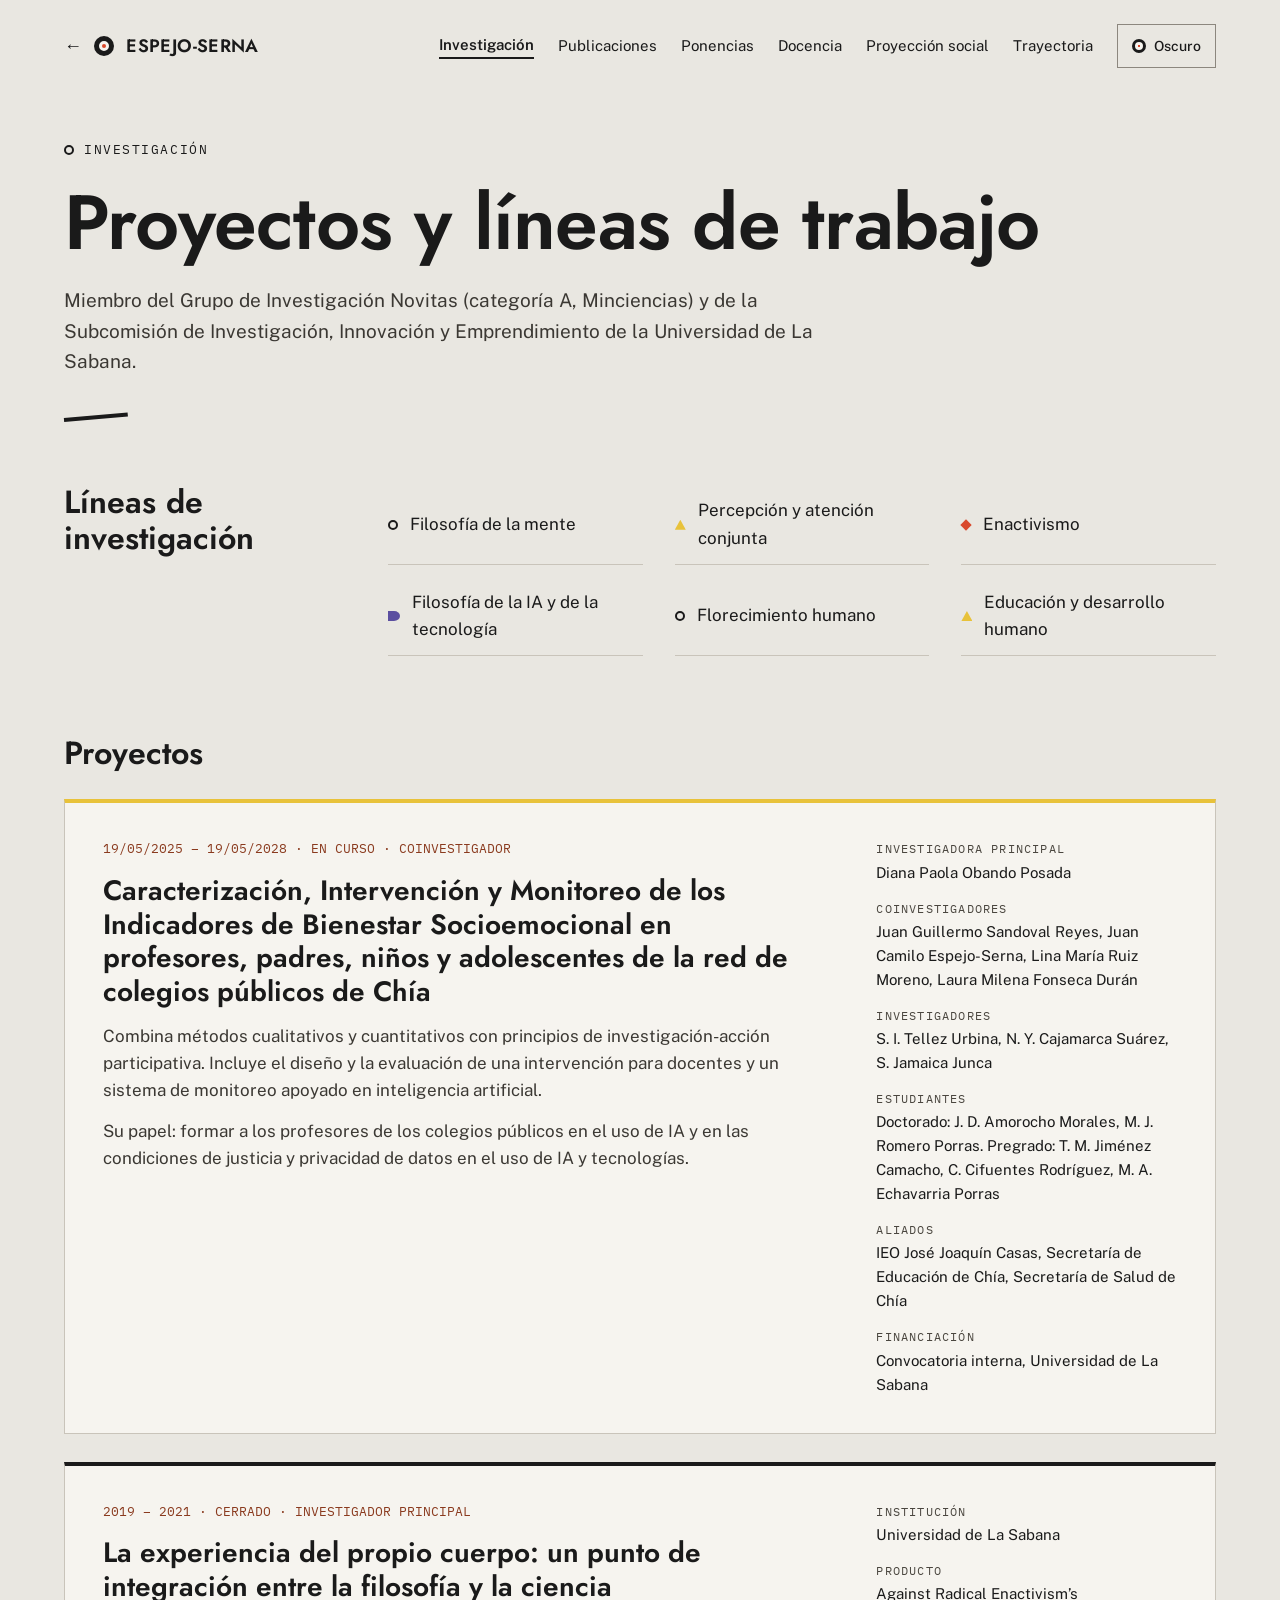
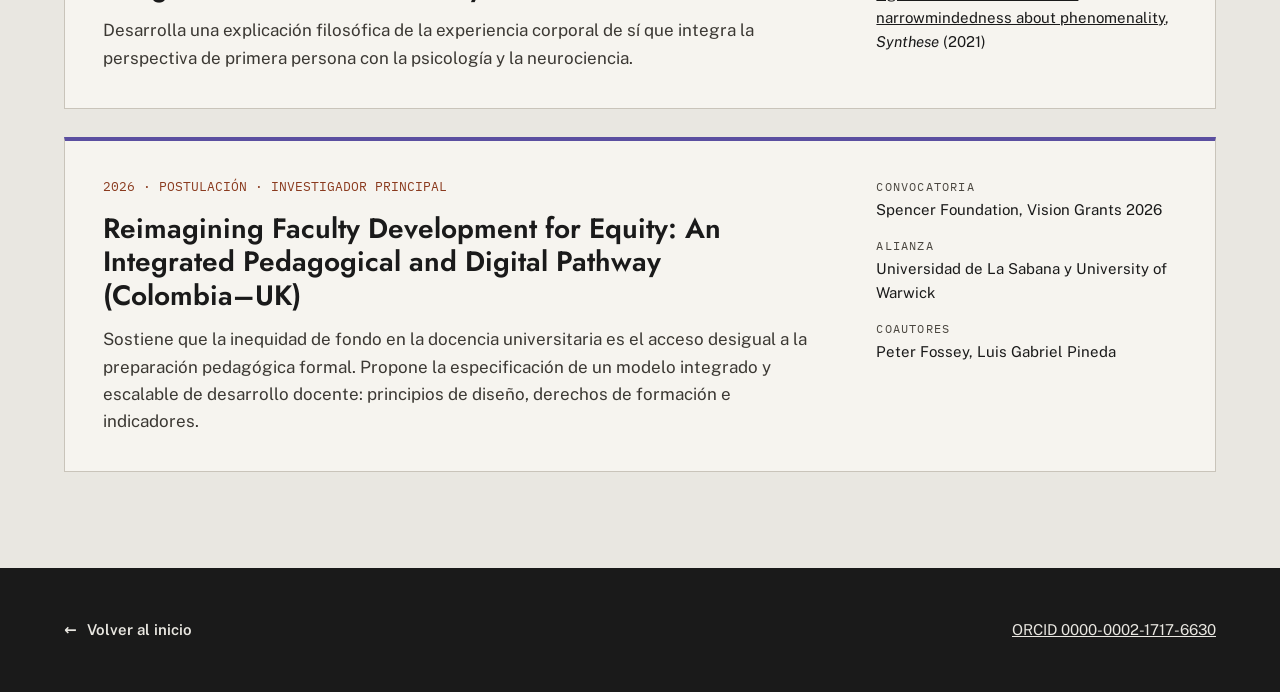
<file: investigacion.html>
<!doctype html>
<html lang="es" data-theme="light">
<head>
<meta charset="utf-8">
<meta name="viewport" content="width=device-width, initial-scale=1">
<title>Investigación — Juan Camilo Espejo-Serna</title>
<meta name="description" content="Proyectos y líneas de investigación de Juan Camilo Espejo-Serna.">
<meta name="color-scheme" content="light dark">
<link rel="icon" href="images/favicon.svg" type="image/svg+xml">
<link rel="preconnect" href="https://fonts.googleapis.com">
<link rel="preconnect" href="https://fonts.gstatic.com" crossorigin>
<link rel="stylesheet" href="https://fonts.googleapis.com/css2?family=Jost:wght@400;500;600;700&amp;family=Public+Sans:ital,wght@0,400;0,500;0,600;1,400&amp;family=IBM+Plex+Mono:wght@400;500&amp;display=swap">
<script>try{if(localStorage.getItem("tema")==="dark")document.documentElement.setAttribute("data-theme","dark")}catch(e){}</script>
<link rel="stylesheet" href="css/style.css">
</head>
<body>
<div class="page" style="width: 100%; overflow-x: hidden; background: var(--ground); color: var(--ink); font-family: 'Public Sans', system-ui, sans-serif; font-size: 17px; line-height: 1.6">

<header style="max-width: 1240px; margin: 0 auto; padding: 24px clamp(20px, 5vw, 64px); display: flex; flex-wrap: wrap; gap: 16px 32px; align-items: center; justify-content: space-between">
<a href="index.html" style="display: inline-flex; align-items: center; gap: 12px; min-height: 44px; text-decoration: none; font-family: 'Jost', 'Futura', sans-serif; font-weight: 600; font-size: 18px; letter-spacing: 0.02em"><span aria-hidden="true">←</span>
<span aria-hidden="true" style="width: 20px; height: 20px; border: 5px solid var(--ink); border-radius: 50%; background: var(--paper); box-sizing: border-box; display: flex; align-items: center; justify-content: center"><span style="width: 4px; height: 4px; border-radius: 50%; background: var(--red)"></span></span>ESPEJO-SERNA</a>
<nav aria-label="Secciones" style="display: flex; align-items: center; flex-wrap: wrap; gap: 8px 24px; font-size: 15px">
<a href="investigacion.html" aria-current="page" style="text-decoration: none; font-weight: 600; border-bottom: 2px solid var(--ink)">Investigación</a>
<a href="publicaciones.html" style="text-decoration: none">Publicaciones</a>
<a href="ponencias.html" style="text-decoration: none">Ponencias</a>
<a href="docencia.html" style="text-decoration: none">Docencia</a>
<a href="proyeccion-social.html" style="text-decoration: none">Proyección social</a>
<a href="trayectoria.html" style="text-decoration: none">Trayectoria</a>
<button type="button" class="theme-toggle" aria-pressed="false" aria-label="Cambiar a modo oscuro"><span class="theme-icon" aria-hidden="true"></span><span class="theme-text">Oscuro</span></button>
</nav>
</header>

<section style="max-width: 1240px; margin: 0 auto; padding: 48px clamp(20px, 5vw, 64px) 40px; display: flex; flex-direction: column; gap: 20px">
<p style="margin: 0; display: inline-flex; align-items: center; gap: 10px; font-family: 'IBM Plex Mono', ui-monospace, monospace; font-size: 13px; letter-spacing: 0.12em"><span aria-hidden="true" style="width: 10px; height: 10px; border: 2px solid var(--ink); border-radius: 50%; box-sizing: border-box"></span>INVESTIGACIÓN</p>
<h1 style="margin: 0; font-family: 'Jost', 'Futura', sans-serif; font-weight: 600; font-size: clamp(44px, 6vw, 80px); line-height: 1.1; letter-spacing: -0.01em">Proyectos y líneas de trabajo</h1>
<p style="margin: 0; max-width: 40em; font-size: 19px; color: var(--text-2)">Miembro del Grupo de Investigación Novitas (categoría A, Minciencias) y de la Subcomisión de Investigación, Innovación y Emprendimiento de la Universidad de La Sabana.</p>
<div style="position: relative; height: 1px; margin-top: 24px"><div aria-hidden="true" style="position: absolute; left: 0; top: -2px; width: 64px; height: 4px; background: var(--ink); transform: rotate(-5deg); transform-origin: left center"></div></div>
</section>

<section aria-labelledby="lineas" style="max-width: 1240px; margin: 0 auto; padding: 24px clamp(20px, 5vw, 64px) 56px; display: flex; flex-wrap: wrap; gap: 32px 64px">
<h2 id="lineas" style="flex: 1 1 260px; margin: 0; font-family: 'Jost', 'Futura', sans-serif; font-weight: 600; font-size: 32px; line-height: 1.1">Líneas de investigación</h2>
<ul style="flex: 999 1 600px; min-width: 0; margin: 0; padding: 0; list-style: none; display: grid; grid-template-columns: repeat(auto-fit, minmax(240px, 1fr)); gap: 12px 32px">
<li style="display: flex; align-items: center; gap: 12px; padding: 12px 0; border-bottom: 1px solid var(--border)"><span aria-hidden="true" style="width: 10px; height: 10px; border: 2px solid var(--ink); border-radius: 50%; box-sizing: border-box; flex: none"></span>Filosofía de la mente</li>
<li style="display: flex; align-items: center; gap: 12px; padding: 12px 0; border-bottom: 1px solid var(--border)"><span aria-hidden="true" style="width: 11px; height: 10px; background: #E8C23A; clip-path: polygon(50% 0, 100% 100%, 0 100%); flex: none"></span>Percepción y atención conjunta</li>
<li style="display: flex; align-items: center; gap: 12px; padding: 12px 0; border-bottom: 1px solid var(--border)"><span aria-hidden="true" style="width: 8px; height: 8px; margin: 0 1px; background: var(--red); transform: rotate(45deg); flex: none"></span>Enactivismo</li>
<li style="display: flex; align-items: center; gap: 12px; padding: 12px 0; border-bottom: 1px solid var(--border)"><span aria-hidden="true" style="width: 12px; height: 10px; background: var(--violet); border-radius: 0 60% 60% 0; flex: none"></span>Filosofía de la IA y de la tecnología</li>
<li style="display: flex; align-items: center; gap: 12px; padding: 12px 0; border-bottom: 1px solid var(--border)"><span aria-hidden="true" style="width: 10px; height: 10px; border: 2px solid var(--ink); border-radius: 50%; box-sizing: border-box; flex: none"></span>Florecimiento humano</li>
<li style="display: flex; align-items: center; gap: 12px; padding: 12px 0; border-bottom: 1px solid var(--border)"><span aria-hidden="true" style="width: 11px; height: 10px; background: #E8C23A; clip-path: polygon(50% 0, 100% 100%, 0 100%); flex: none"></span>Educación y desarrollo humano</li>
</ul>
</section>

<section aria-labelledby="proyectos" style="max-width: 1240px; margin: 0 auto; padding: 24px clamp(20px, 5vw, 64px) 96px; display: flex; flex-direction: column; gap: 28px">
<h2 id="proyectos" style="margin: 0; font-family: 'Jost', 'Futura', sans-serif; font-weight: 600; font-size: 32px; line-height: 1.1">Proyectos</h2>

<article style="background: var(--paper); border: 1px solid var(--border); border-top: 4px solid #E8C23A; padding: 36px clamp(20px, 3vw, 40px); display: flex; flex-wrap: wrap; gap: 28px 56px">
<div style="flex: 999 1 520px; min-width: 0; display: flex; flex-direction: column; gap: 14px">
<span style="font-family: 'IBM Plex Mono', ui-monospace, monospace; font-size: 13px; color: var(--label)">19/05/2025 – 19/05/2028 · EN CURSO · COINVESTIGADOR</span>
<h3 style="margin: 0; font-family: 'Jost', 'Futura', sans-serif; font-weight: 600; font-size: 28px; line-height: 1.2">Caracterización, Intervención y Monitoreo de los Indicadores de Bienestar Socioemocional en profesores, padres, niños y adolescentes de la red de colegios públicos de Chía</h3>
<p style="margin: 0; color: var(--text-2)">Combina métodos cualitativos y cuantitativos con principios de investigación-acción participativa. Incluye el diseño y la evaluación de una intervención para docentes y un sistema de monitoreo apoyado en inteligencia artificial.</p>
<p style="margin: 0; color: var(--text-2)">Su papel: formar a los profesores de los colegios públicos en el uso de IA y en las condiciones de justicia y privacidad de datos en el uso de IA y tecnologías.</p>
</div>
<dl style="flex: 1 1 300px; min-width: 0; margin: 0; display: flex; flex-direction: column; gap: 14px; font-size: 15px">
<div><dt style="font-family: 'IBM Plex Mono', ui-monospace, monospace; font-size: 12px; letter-spacing: 0.1em; color: var(--muted)">INVESTIGADORA PRINCIPAL</dt><dd style="margin: 2px 0 0">Diana Paola Obando Posada</dd></div>
<div><dt style="font-family: 'IBM Plex Mono', ui-monospace, monospace; font-size: 12px; letter-spacing: 0.1em; color: var(--muted)">COINVESTIGADORES</dt><dd style="margin: 2px 0 0">Juan Guillermo Sandoval Reyes, Juan Camilo Espejo-Serna, Lina María Ruiz Moreno, Laura Milena Fonseca Durán</dd></div>
<div><dt style="font-family: 'IBM Plex Mono', ui-monospace, monospace; font-size: 12px; letter-spacing: 0.1em; color: var(--muted)">INVESTIGADORES</dt><dd style="margin: 2px 0 0">S. I. Tellez Urbina, N. Y. Cajamarca Suárez, S. Jamaica Junca</dd></div>
<div><dt style="font-family: 'IBM Plex Mono', ui-monospace, monospace; font-size: 12px; letter-spacing: 0.1em; color: var(--muted)">ESTUDIANTES</dt><dd style="margin: 2px 0 0">Doctorado: J. D. Amorocho Morales, M. J. Romero Porras. Pregrado: T. M. Jiménez Camacho, C. Cifuentes Rodríguez, M. A. Echavarria Porras</dd></div>
<div><dt style="font-family: 'IBM Plex Mono', ui-monospace, monospace; font-size: 12px; letter-spacing: 0.1em; color: var(--muted)">ALIADOS</dt><dd style="margin: 2px 0 0">IEO José Joaquín Casas, Secretaría de Educación de Chía, Secretaría de Salud de Chía</dd></div>
<div><dt style="font-family: 'IBM Plex Mono', ui-monospace, monospace; font-size: 12px; letter-spacing: 0.1em; color: var(--muted)">FINANCIACIÓN</dt><dd style="margin: 2px 0 0">Convocatoria interna, Universidad de La Sabana</dd></div>
</dl>
</article>

<article style="background: var(--paper); border: 1px solid var(--border); border-top: 4px solid var(--ink); padding: 36px clamp(20px, 3vw, 40px); display: flex; flex-wrap: wrap; gap: 28px 56px">
<div style="flex: 999 1 520px; min-width: 0; display: flex; flex-direction: column; gap: 14px">
<span style="font-family: 'IBM Plex Mono', ui-monospace, monospace; font-size: 13px; color: var(--label)">2019 – 2021 · CERRADO · INVESTIGADOR PRINCIPAL</span>
<h3 style="margin: 0; font-family: 'Jost', 'Futura', sans-serif; font-weight: 600; font-size: 28px; line-height: 1.2">La experiencia del propio cuerpo: un punto de integración entre la filosofía y la ciencia</h3>
<p style="margin: 0; color: var(--text-2)">Desarrolla una explicación filosófica de la experiencia corporal de sí que integra la perspectiva de primera persona con la psicología y la neurociencia.</p>
</div>
<dl style="flex: 1 1 300px; min-width: 0; margin: 0; display: flex; flex-direction: column; gap: 14px; font-size: 15px">
<div><dt style="font-family: 'IBM Plex Mono', ui-monospace, monospace; font-size: 12px; letter-spacing: 0.1em; color: var(--muted)">INSTITUCIÓN</dt><dd style="margin: 2px 0 0">Universidad de La Sabana</dd></div>
<div><dt style="font-family: 'IBM Plex Mono', ui-monospace, monospace; font-size: 12px; letter-spacing: 0.1em; color: var(--muted)">PRODUCTO</dt><dd style="margin: 2px 0 0"><a href="https://doi.org/10.1007/s11229-019-02261-2">Against Radical Enactivism’s narrowmindedness about phenomenality</a>, <em>Synthese</em> (2021)</dd></div>
</dl>
</article>

<article style="background: var(--paper); border: 1px solid var(--border); border-top: 4px solid var(--violet); padding: 36px clamp(20px, 3vw, 40px); display: flex; flex-wrap: wrap; gap: 28px 56px">
<div style="flex: 999 1 520px; min-width: 0; display: flex; flex-direction: column; gap: 14px">
<span style="font-family: 'IBM Plex Mono', ui-monospace, monospace; font-size: 13px; color: var(--label)">2026 · POSTULACIÓN · INVESTIGADOR PRINCIPAL</span>
<h3 style="margin: 0; font-family: 'Jost', 'Futura', sans-serif; font-weight: 600; font-size: 28px; line-height: 1.2">Reimagining Faculty Development for Equity: An Integrated Pedagogical and Digital Pathway (Colombia–UK)</h3>
<p style="margin: 0; color: var(--text-2)">Sostiene que la inequidad de fondo en la docencia universitaria es el acceso desigual a la preparación pedagógica formal. Propone la especificación de un modelo integrado y escalable de desarrollo docente: principios de diseño, derechos de formación e indicadores.</p>
</div>
<dl style="flex: 1 1 300px; min-width: 0; margin: 0; display: flex; flex-direction: column; gap: 14px; font-size: 15px">
<div><dt style="font-family: 'IBM Plex Mono', ui-monospace, monospace; font-size: 12px; letter-spacing: 0.1em; color: var(--muted)">CONVOCATORIA</dt><dd style="margin: 2px 0 0">Spencer Foundation, Vision Grants 2026</dd></div>
<div><dt style="font-family: 'IBM Plex Mono', ui-monospace, monospace; font-size: 12px; letter-spacing: 0.1em; color: var(--muted)">ALIANZA</dt><dd style="margin: 2px 0 0">Universidad de La Sabana y University of Warwick</dd></div>
<div><dt style="font-family: 'IBM Plex Mono', ui-monospace, monospace; font-size: 12px; letter-spacing: 0.1em; color: var(--muted)">COAUTORES</dt><dd style="margin: 2px 0 0">Peter Fossey, Luis Gabriel Pineda</dd></div>
</dl>
</article>
</section>

<footer style="background: var(--ink-deep); color: #E9E7E1">
<div style="max-width: 1240px; margin: 0 auto; padding: 40px clamp(20px, 5vw, 64px); display: flex; flex-wrap: wrap; gap: 16px 32px; align-items: center; justify-content: space-between; font-size: 15px">
<a href="index.html" style="display: inline-flex; align-items: center; gap: 10px; min-height: 44px; color: #E9E7E1; text-decoration: none; font-weight: 600"><span aria-hidden="true">←</span>Volver al inicio</a>
<a href="https://orcid.org/0000-0002-1717-6630" style="color: #E9E7E1">ORCID 0000-0002-1717-6630</a>
</div>
</footer>

</div>
<script src="js/theme.js"></script>
</body>
</html>
</file>
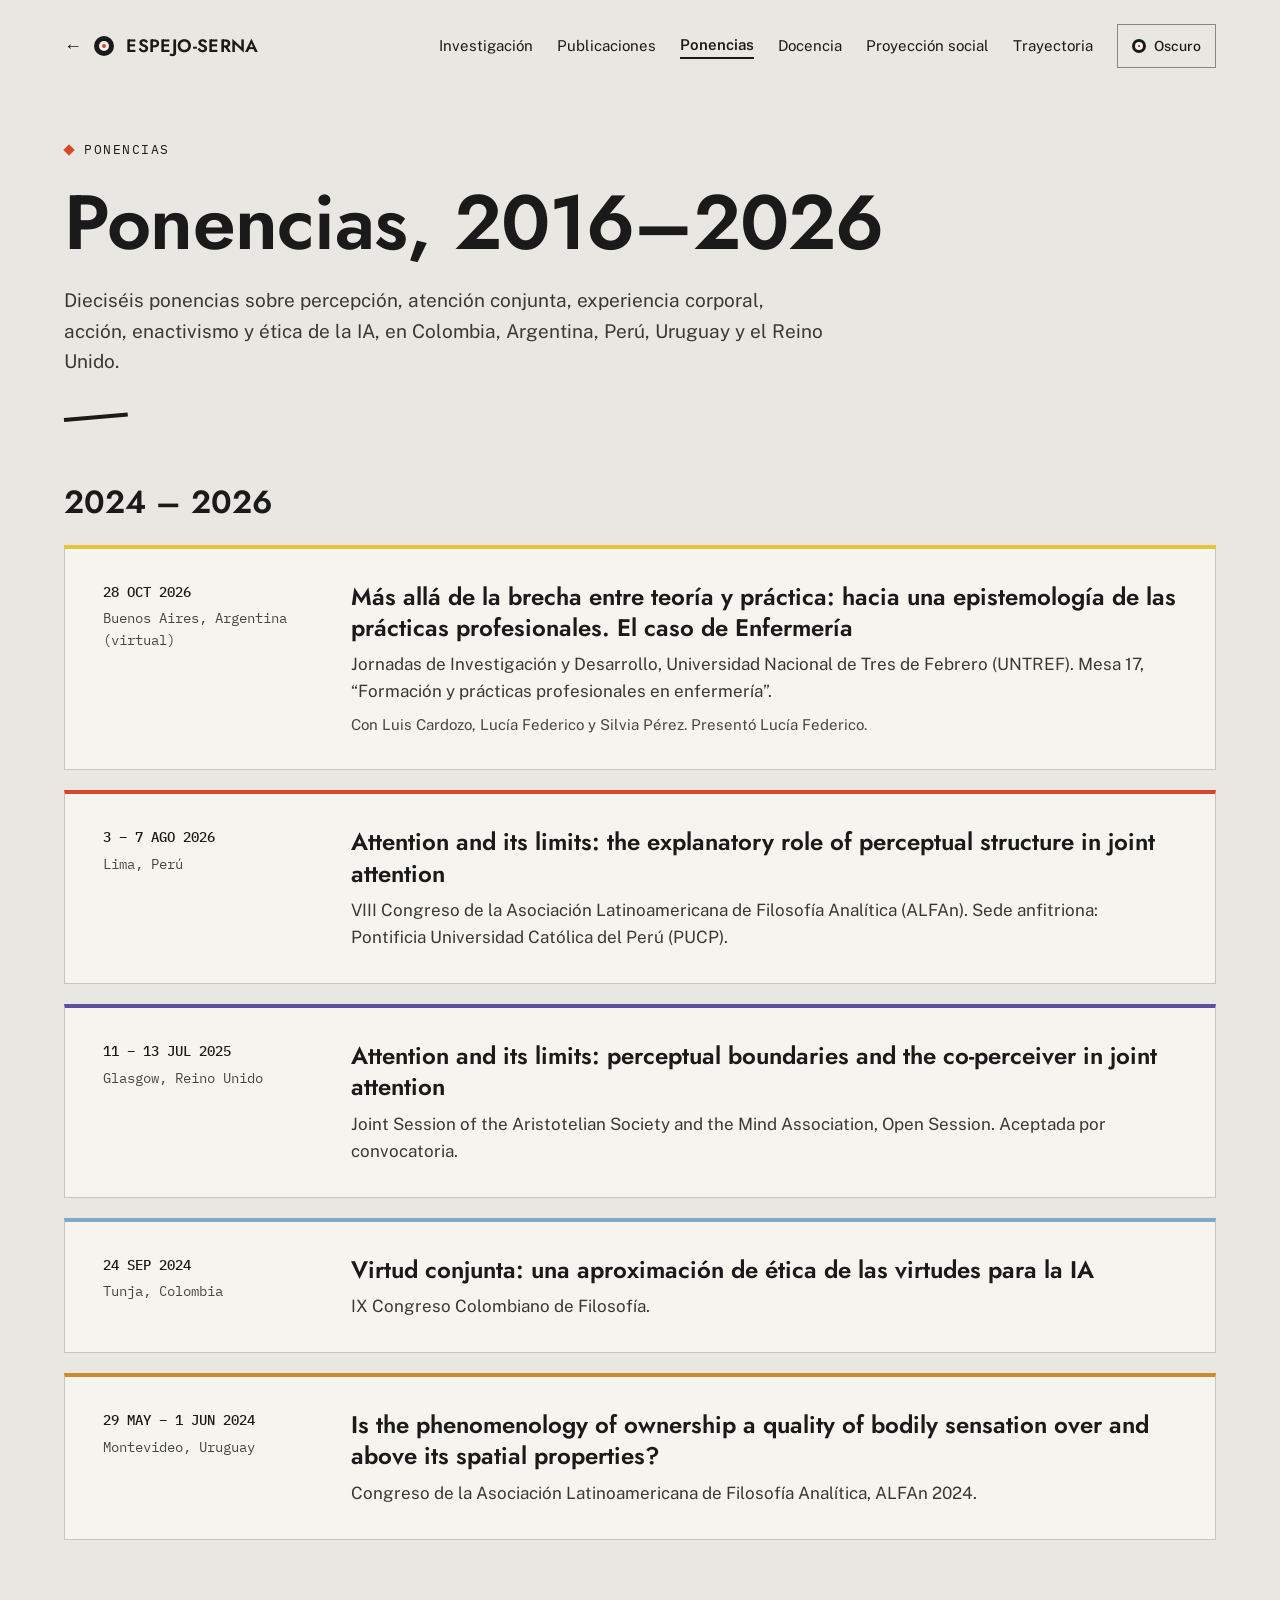
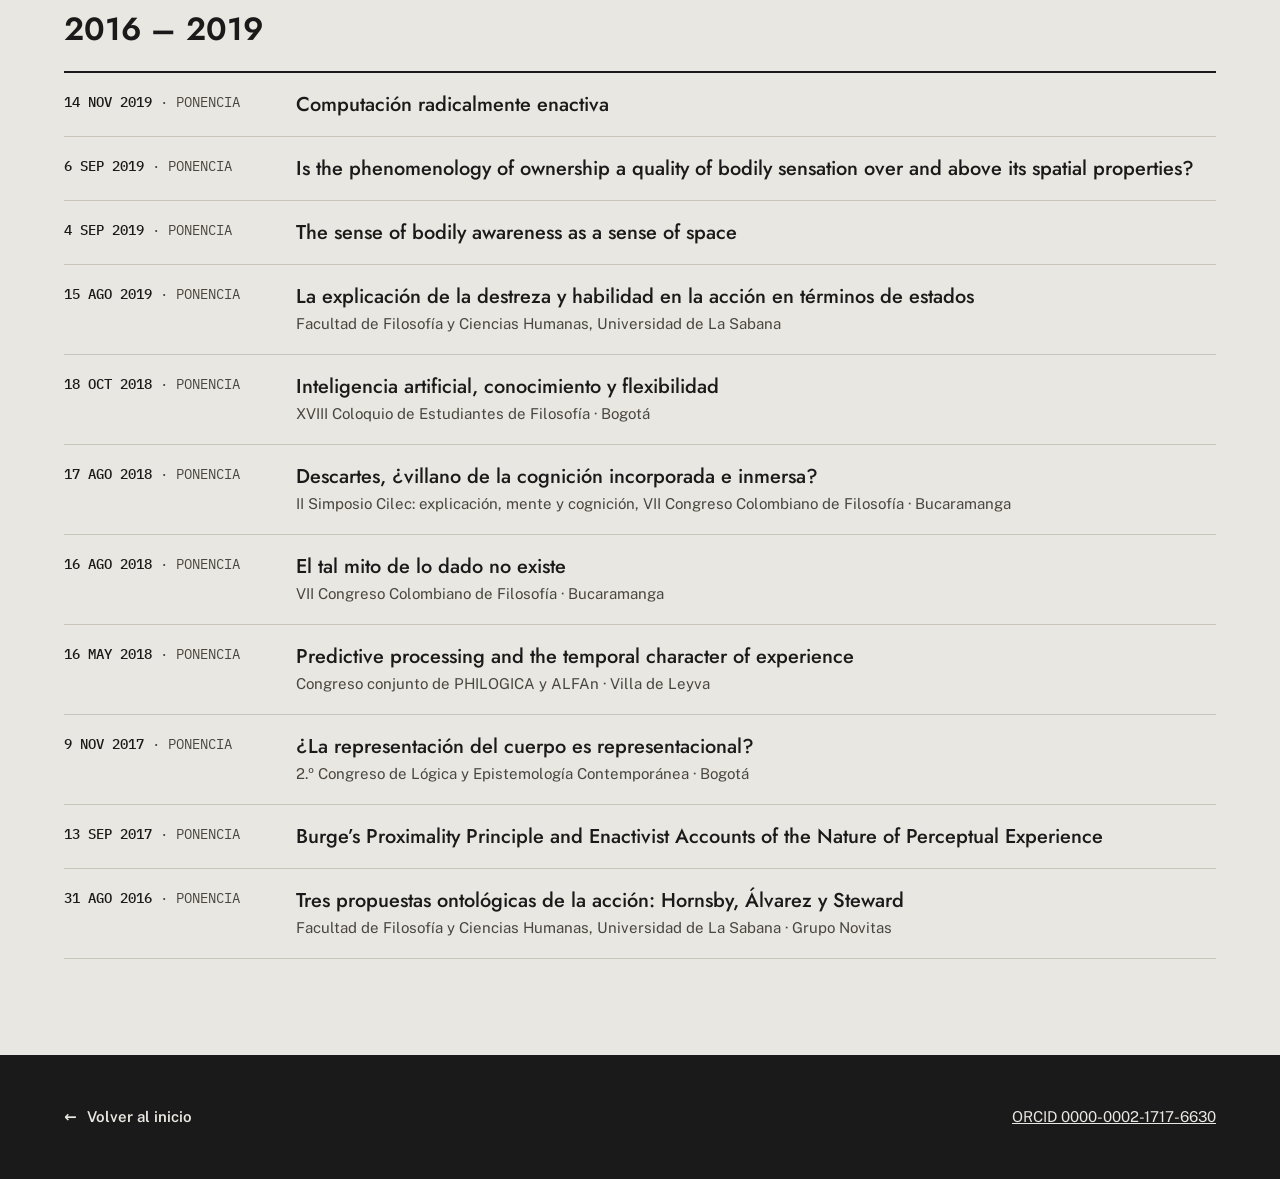
<file: ponencias.html>
<!doctype html>
<html lang="es" data-theme="light">
<head>
<meta charset="utf-8">
<meta name="viewport" content="width=device-width, initial-scale=1">
<title>Ponencias — Juan Camilo Espejo-Serna</title>
<meta name="description" content="Ponencias de Juan Camilo Espejo-Serna, 2016–2026.">
<meta name="color-scheme" content="light dark">
<link rel="icon" href="images/favicon.svg" type="image/svg+xml">
<link rel="preconnect" href="https://fonts.googleapis.com">
<link rel="preconnect" href="https://fonts.gstatic.com" crossorigin>
<link rel="stylesheet" href="https://fonts.googleapis.com/css2?family=Jost:wght@400;500;600;700&amp;family=Public+Sans:ital,wght@0,400;0,500;0,600;1,400&amp;family=IBM+Plex+Mono:wght@400;500&amp;display=swap">
<script>try{if(localStorage.getItem("tema")==="dark")document.documentElement.setAttribute("data-theme","dark")}catch(e){}</script>
<link rel="stylesheet" href="css/style.css">
</head>
<body>
<div class="page" style="width: 100%; overflow-x: hidden; background: var(--ground); color: var(--ink); font-family: 'Public Sans', system-ui, sans-serif; font-size: 17px; line-height: 1.6">

<header style="max-width: 1240px; margin: 0 auto; padding: 24px clamp(20px, 5vw, 64px); display: flex; flex-wrap: wrap; gap: 16px 32px; align-items: center; justify-content: space-between">
<a href="index.html" style="display: inline-flex; align-items: center; gap: 12px; min-height: 44px; text-decoration: none; font-family: 'Jost', 'Futura', sans-serif; font-weight: 600; font-size: 18px; letter-spacing: 0.02em"><span aria-hidden="true">←</span>
<span aria-hidden="true" style="width: 20px; height: 20px; border: 5px solid var(--ink); border-radius: 50%; background: var(--paper); box-sizing: border-box; display: flex; align-items: center; justify-content: center"><span style="width: 4px; height: 4px; border-radius: 50%; background: var(--red)"></span></span>ESPEJO-SERNA</a>
<nav aria-label="Secciones" style="display: flex; align-items: center; flex-wrap: wrap; gap: 8px 24px; font-size: 15px">
<a href="investigacion.html" style="text-decoration: none">Investigación</a>
<a href="publicaciones.html" style="text-decoration: none">Publicaciones</a>
<a href="ponencias.html" aria-current="page" style="text-decoration: none; font-weight: 600; border-bottom: 2px solid var(--ink)">Ponencias</a>
<a href="docencia.html" style="text-decoration: none">Docencia</a>
<a href="proyeccion-social.html" style="text-decoration: none">Proyección social</a>
<a href="trayectoria.html" style="text-decoration: none">Trayectoria</a>
<button type="button" class="theme-toggle" aria-pressed="false" aria-label="Cambiar a modo oscuro"><span class="theme-icon" aria-hidden="true"></span><span class="theme-text">Oscuro</span></button>
</nav>
</header>

<section style="max-width: 1240px; margin: 0 auto; padding: 48px clamp(20px, 5vw, 64px) 40px; display: flex; flex-direction: column; gap: 20px">
<p style="margin: 0; display: inline-flex; align-items: center; gap: 10px; font-family: 'IBM Plex Mono', ui-monospace, monospace; font-size: 13px; letter-spacing: 0.12em"><span aria-hidden="true" style="width: 8px; height: 8px; margin: 0 1px; background: var(--red); transform: rotate(45deg)"></span>PONENCIAS</p>
<h1 style="margin: 0; font-family: 'Jost', 'Futura', sans-serif; font-weight: 600; font-size: clamp(44px, 6vw, 80px); line-height: 1.1; letter-spacing: -0.01em">Ponencias, 2016–2026</h1>
<p style="margin: 0; max-width: 40em; font-size: 19px; color: var(--text-2)">Dieciséis ponencias sobre percepción, atención conjunta, experiencia corporal, acción, enactivismo y ética de la IA, en Colombia, Argentina, Perú, Uruguay y el Reino Unido.</p>
<div style="position: relative; height: 1px; margin-top: 24px"><div aria-hidden="true" style="position: absolute; left: 0; top: -2px; width: 64px; height: 4px; background: var(--ink); transform: rotate(-5deg); transform-origin: left center"></div></div>
</section>

<section aria-labelledby="recientes" style="max-width: 1240px; margin: 0 auto; padding: 24px clamp(20px, 5vw, 64px) 48px; display: flex; flex-direction: column; gap: 24px">
<h2 id="recientes" style="margin: 0; font-family: 'Jost', 'Futura', sans-serif; font-weight: 600; font-size: 32px; line-height: 1.1">2024 – 2026</h2>
<ol style="margin: 0; padding: 0; list-style: none; display: flex; flex-direction: column; gap: 20px">

<li style="background: var(--paper); border: 1px solid var(--border); border-top: 4px solid #E8C23A; padding: 32px clamp(20px, 3vw, 40px); display: flex; flex-wrap: wrap; gap: 16px 48px">
<div style="flex: 0 0 200px; display: flex; flex-direction: column; gap: 4px; font-family: 'IBM Plex Mono', ui-monospace, monospace; font-size: 14px"><span style="font-weight: 500">28 OCT 2026</span><span style="color: var(--muted)">Buenos Aires, Argentina (virtual)</span></div>
<div style="flex: 1 1 520px; min-width: 0; display: flex; flex-direction: column; gap: 8px">
<h2 style="margin: 0; font-family: 'Jost', 'Futura', sans-serif; font-weight: 600; font-size: 24px; line-height: 1.3">Más allá de la brecha entre teoría y práctica: hacia una epistemología de las prácticas profesionales. El caso de Enfermería</h2>
<p style="margin: 0; color: var(--text-2)">Jornadas de Investigación y Desarrollo, Universidad Nacional de Tres de Febrero (UNTREF). Mesa 17, “Formación y prácticas profesionales en enfermería”.</p>
<p style="margin: 0; font-size: 15px; color: var(--muted)">Con Luis Cardozo, Lucía Federico y Silvia Pérez. Presentó Lucía Federico.</p>
</div>
</li>

<li style="background: var(--paper); border: 1px solid var(--border); border-top: 4px solid var(--red); padding: 32px clamp(20px, 3vw, 40px); display: flex; flex-wrap: wrap; gap: 16px 48px">
<div style="flex: 0 0 200px; display: flex; flex-direction: column; gap: 4px; font-family: 'IBM Plex Mono', ui-monospace, monospace; font-size: 14px"><span style="font-weight: 500">3 – 7 AGO 2026</span><span style="color: var(--muted)">Lima, Perú</span></div>
<div style="flex: 1 1 520px; min-width: 0; display: flex; flex-direction: column; gap: 8px">
<h2 style="margin: 0; font-family: 'Jost', 'Futura', sans-serif; font-weight: 600; font-size: 24px; line-height: 1.3">Attention and its limits: the explanatory role of perceptual structure in joint attention</h2>
<p style="margin: 0; color: var(--text-2)">VIII Congreso de la Asociación Latinoamericana de Filosofía Analítica (ALFAn). Sede anfitriona: Pontificia Universidad Católica del Perú (PUCP).</p>
</div>
</li>

<li style="background: var(--paper); border: 1px solid var(--border); border-top: 4px solid var(--violet); padding: 32px clamp(20px, 3vw, 40px); display: flex; flex-wrap: wrap; gap: 16px 48px">
<div style="flex: 0 0 200px; display: flex; flex-direction: column; gap: 4px; font-family: 'IBM Plex Mono', ui-monospace, monospace; font-size: 14px"><span style="font-weight: 500">11 – 13 JUL 2025</span><span style="color: var(--muted)">Glasgow, Reino Unido</span></div>
<div style="flex: 1 1 520px; min-width: 0; display: flex; flex-direction: column; gap: 8px">
<h2 style="margin: 0; font-family: 'Jost', 'Futura', sans-serif; font-weight: 600; font-size: 24px; line-height: 1.3">Attention and its limits: perceptual boundaries and the co-perceiver in joint attention</h2>
<p style="margin: 0; color: var(--text-2)">Joint Session of the Aristotelian Society and the Mind Association, Open Session. Aceptada por convocatoria.</p>
</div>
</li>

<li style="background: var(--paper); border: 1px solid var(--border); border-top: 4px solid #7FA9C9; padding: 32px clamp(20px, 3vw, 40px); display: flex; flex-wrap: wrap; gap: 16px 48px">
<div style="flex: 0 0 200px; display: flex; flex-direction: column; gap: 4px; font-family: 'IBM Plex Mono', ui-monospace, monospace; font-size: 14px"><span style="font-weight: 500">24 SEP 2024</span><span style="color: var(--muted)">Tunja, Colombia</span></div>
<div style="flex: 1 1 520px; min-width: 0; display: flex; flex-direction: column; gap: 8px">
<h2 style="margin: 0; font-family: 'Jost', 'Futura', sans-serif; font-weight: 600; font-size: 24px; line-height: 1.3">Virtud conjunta: una aproximación de ética de las virtudes para la IA</h2>
<p style="margin: 0; color: var(--text-2)">IX Congreso Colombiano de Filosofía.</p>
</div>
</li>

<li style="background: var(--paper); border: 1px solid var(--border); border-top: 4px solid #C98B2E; padding: 32px clamp(20px, 3vw, 40px); display: flex; flex-wrap: wrap; gap: 16px 48px">
<div style="flex: 0 0 200px; display: flex; flex-direction: column; gap: 4px; font-family: 'IBM Plex Mono', ui-monospace, monospace; font-size: 14px"><span style="font-weight: 500">29 MAY – 1 JUN 2024</span><span style="color: var(--muted)">Montevideo, Uruguay</span></div>
<div style="flex: 1 1 520px; min-width: 0; display: flex; flex-direction: column; gap: 8px">
<h2 style="margin: 0; font-family: 'Jost', 'Futura', sans-serif; font-weight: 600; font-size: 24px; line-height: 1.3">Is the phenomenology of ownership a quality of bodily sensation over and above its spatial properties?</h2>
<p style="margin: 0; color: var(--text-2)">Congreso de la Asociación Latinoamericana de Filosofía Analítica, ALFAn 2024.</p>
</div>
</li>
</ol>
</section>

<section aria-labelledby="anteriores" style="max-width: 1240px; margin: 0 auto; padding: 24px clamp(20px, 5vw, 64px) 96px; display: flex; flex-direction: column; gap: 24px">
<h2 id="anteriores" style="margin: 0; font-family: 'Jost', 'Futura', sans-serif; font-weight: 600; font-size: 32px; line-height: 1.1">2016 – 2019</h2>
<ol style="margin: 0; padding: 0; list-style: none; border-top: 2px solid var(--ink)">
<li style="display: flex; flex-wrap: wrap; gap: 6px 32px; padding: 18px 0; border-bottom: 1px solid var(--border)"><span style="flex: 0 0 200px; font-family: 'IBM Plex Mono', ui-monospace, monospace; font-size: 14px"><span style="font-weight: 500">14 NOV 2019</span> <span style="color: var(--muted)">· PONENCIA</span></span><div style="flex: 1 1 520px; min-width: 0; display: flex; flex-direction: column; gap: 2px"><span style="font-family: 'Jost', 'Futura', sans-serif; font-weight: 500; font-size: 20px; line-height: 1.35">Computación radicalmente enactiva</span></div></li>
<li style="display: flex; flex-wrap: wrap; gap: 6px 32px; padding: 18px 0; border-bottom: 1px solid var(--border)"><span style="flex: 0 0 200px; font-family: 'IBM Plex Mono', ui-monospace, monospace; font-size: 14px"><span style="font-weight: 500">6 SEP 2019</span> <span style="color: var(--muted)">· PONENCIA</span></span><div style="flex: 1 1 520px; min-width: 0; display: flex; flex-direction: column; gap: 2px"><span style="font-family: 'Jost', 'Futura', sans-serif; font-weight: 500; font-size: 20px; line-height: 1.35">Is the phenomenology of ownership a quality of bodily sensation over and above its spatial properties?</span></div></li>
<li style="display: flex; flex-wrap: wrap; gap: 6px 32px; padding: 18px 0; border-bottom: 1px solid var(--border)"><span style="flex: 0 0 200px; font-family: 'IBM Plex Mono', ui-monospace, monospace; font-size: 14px"><span style="font-weight: 500">4 SEP 2019</span> <span style="color: var(--muted)">· PONENCIA</span></span><div style="flex: 1 1 520px; min-width: 0; display: flex; flex-direction: column; gap: 2px"><span style="font-family: 'Jost', 'Futura', sans-serif; font-weight: 500; font-size: 20px; line-height: 1.35">The sense of bodily awareness as a sense of space</span></div></li>
<li style="display: flex; flex-wrap: wrap; gap: 6px 32px; padding: 18px 0; border-bottom: 1px solid var(--border)"><span style="flex: 0 0 200px; font-family: 'IBM Plex Mono', ui-monospace, monospace; font-size: 14px"><span style="font-weight: 500">15 AGO 2019</span> <span style="color: var(--muted)">· PONENCIA</span></span><div style="flex: 1 1 520px; min-width: 0; display: flex; flex-direction: column; gap: 2px"><span style="font-family: 'Jost', 'Futura', sans-serif; font-weight: 500; font-size: 20px; line-height: 1.35">La explicación de la destreza y habilidad en la acción en términos de estados</span><span style="font-size: 15px; color: var(--muted)">Facultad de Filosofía y Ciencias Humanas, Universidad de La Sabana</span></div></li>
<li style="display: flex; flex-wrap: wrap; gap: 6px 32px; padding: 18px 0; border-bottom: 1px solid var(--border)"><span style="flex: 0 0 200px; font-family: 'IBM Plex Mono', ui-monospace, monospace; font-size: 14px"><span style="font-weight: 500">18 OCT 2018</span> <span style="color: var(--muted)">· PONENCIA</span></span><div style="flex: 1 1 520px; min-width: 0; display: flex; flex-direction: column; gap: 2px"><span style="font-family: 'Jost', 'Futura', sans-serif; font-weight: 500; font-size: 20px; line-height: 1.35">Inteligencia artificial, conocimiento y flexibilidad</span><span style="font-size: 15px; color: var(--muted)">XVIII Coloquio de Estudiantes de Filosofía · Bogotá</span></div></li>
<li style="display: flex; flex-wrap: wrap; gap: 6px 32px; padding: 18px 0; border-bottom: 1px solid var(--border)"><span style="flex: 0 0 200px; font-family: 'IBM Plex Mono', ui-monospace, monospace; font-size: 14px"><span style="font-weight: 500">17 AGO 2018</span> <span style="color: var(--muted)">· PONENCIA</span></span><div style="flex: 1 1 520px; min-width: 0; display: flex; flex-direction: column; gap: 2px"><span style="font-family: 'Jost', 'Futura', sans-serif; font-weight: 500; font-size: 20px; line-height: 1.35">Descartes, ¿villano de la cognición incorporada e inmersa?</span><span style="font-size: 15px; color: var(--muted)">II Simposio Cilec: explicación, mente y cognición, VII Congreso Colombiano de Filosofía · Bucaramanga</span></div></li>
<li style="display: flex; flex-wrap: wrap; gap: 6px 32px; padding: 18px 0; border-bottom: 1px solid var(--border)"><span style="flex: 0 0 200px; font-family: 'IBM Plex Mono', ui-monospace, monospace; font-size: 14px"><span style="font-weight: 500">16 AGO 2018</span> <span style="color: var(--muted)">· PONENCIA</span></span><div style="flex: 1 1 520px; min-width: 0; display: flex; flex-direction: column; gap: 2px"><span style="font-family: 'Jost', 'Futura', sans-serif; font-weight: 500; font-size: 20px; line-height: 1.35">El tal mito de lo dado no existe</span><span style="font-size: 15px; color: var(--muted)">VII Congreso Colombiano de Filosofía · Bucaramanga</span></div></li>
<li style="display: flex; flex-wrap: wrap; gap: 6px 32px; padding: 18px 0; border-bottom: 1px solid var(--border)"><span style="flex: 0 0 200px; font-family: 'IBM Plex Mono', ui-monospace, monospace; font-size: 14px"><span style="font-weight: 500">16 MAY 2018</span> <span style="color: var(--muted)">· PONENCIA</span></span><div style="flex: 1 1 520px; min-width: 0; display: flex; flex-direction: column; gap: 2px"><span style="font-family: 'Jost', 'Futura', sans-serif; font-weight: 500; font-size: 20px; line-height: 1.35">Predictive processing and the temporal character of experience</span><span style="font-size: 15px; color: var(--muted)">Congreso conjunto de PHILOGICA y ALFAn · Villa de Leyva</span></div></li>
<li style="display: flex; flex-wrap: wrap; gap: 6px 32px; padding: 18px 0; border-bottom: 1px solid var(--border)"><span style="flex: 0 0 200px; font-family: 'IBM Plex Mono', ui-monospace, monospace; font-size: 14px"><span style="font-weight: 500">9 NOV 2017</span> <span style="color: var(--muted)">· PONENCIA</span></span><div style="flex: 1 1 520px; min-width: 0; display: flex; flex-direction: column; gap: 2px"><span style="font-family: 'Jost', 'Futura', sans-serif; font-weight: 500; font-size: 20px; line-height: 1.35">¿La representación del cuerpo es representacional?</span><span style="font-size: 15px; color: var(--muted)">2.º Congreso de Lógica y Epistemología Contemporánea · Bogotá</span></div></li>
<li style="display: flex; flex-wrap: wrap; gap: 6px 32px; padding: 18px 0; border-bottom: 1px solid var(--border)"><span style="flex: 0 0 200px; font-family: 'IBM Plex Mono', ui-monospace, monospace; font-size: 14px"><span style="font-weight: 500">13 SEP 2017</span> <span style="color: var(--muted)">· PONENCIA</span></span><div style="flex: 1 1 520px; min-width: 0; display: flex; flex-direction: column; gap: 2px"><span style="font-family: 'Jost', 'Futura', sans-serif; font-weight: 500; font-size: 20px; line-height: 1.35">Burge’s Proximality Principle and Enactivist Accounts of the Nature of Perceptual Experience</span></div></li>
<li style="display: flex; flex-wrap: wrap; gap: 6px 32px; padding: 18px 0; border-bottom: 1px solid var(--border)"><span style="flex: 0 0 200px; font-family: 'IBM Plex Mono', ui-monospace, monospace; font-size: 14px"><span style="font-weight: 500">31 AGO 2016</span> <span style="color: var(--muted)">· PONENCIA</span></span><div style="flex: 1 1 520px; min-width: 0; display: flex; flex-direction: column; gap: 2px"><span style="font-family: 'Jost', 'Futura', sans-serif; font-weight: 500; font-size: 20px; line-height: 1.35">Tres propuestas ontológicas de la acción: Hornsby, Álvarez y Steward</span><span style="font-size: 15px; color: var(--muted)">Facultad de Filosofía y Ciencias Humanas, Universidad de La Sabana · Grupo Novitas</span></div></li>
</ol>
</section>

<footer style="background: var(--ink-deep); color: #E9E7E1">
<div style="max-width: 1240px; margin: 0 auto; padding: 40px clamp(20px, 5vw, 64px); display: flex; flex-wrap: wrap; gap: 16px 32px; align-items: center; justify-content: space-between; font-size: 15px">
<a href="index.html" style="display: inline-flex; align-items: center; gap: 10px; min-height: 44px; color: #E9E7E1; text-decoration: none; font-weight: 600"><span aria-hidden="true">←</span>Volver al inicio</a>
<a href="https://orcid.org/0000-0002-1717-6630" style="color: #E9E7E1">ORCID 0000-0002-1717-6630</a>
</div>
</footer>

</div>
<script src="js/theme.js"></script>
</body>
</html>
</file>
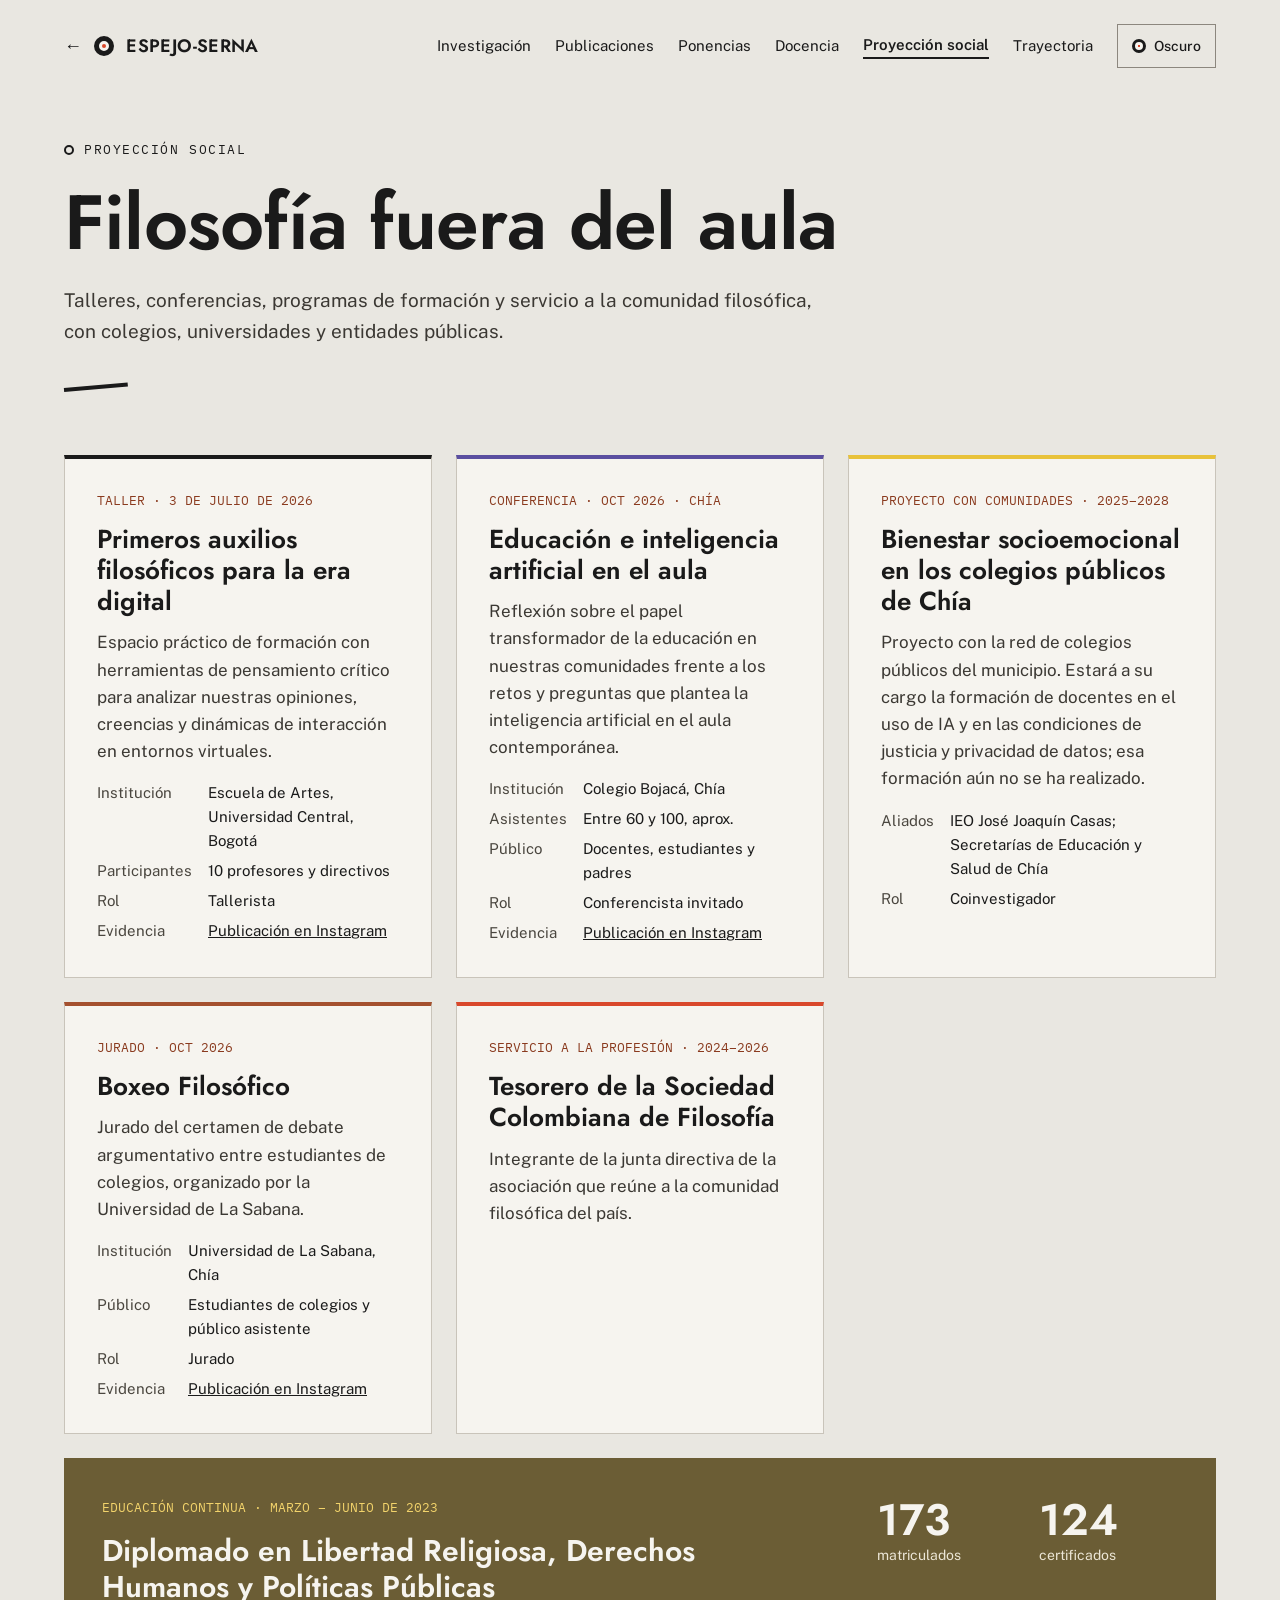
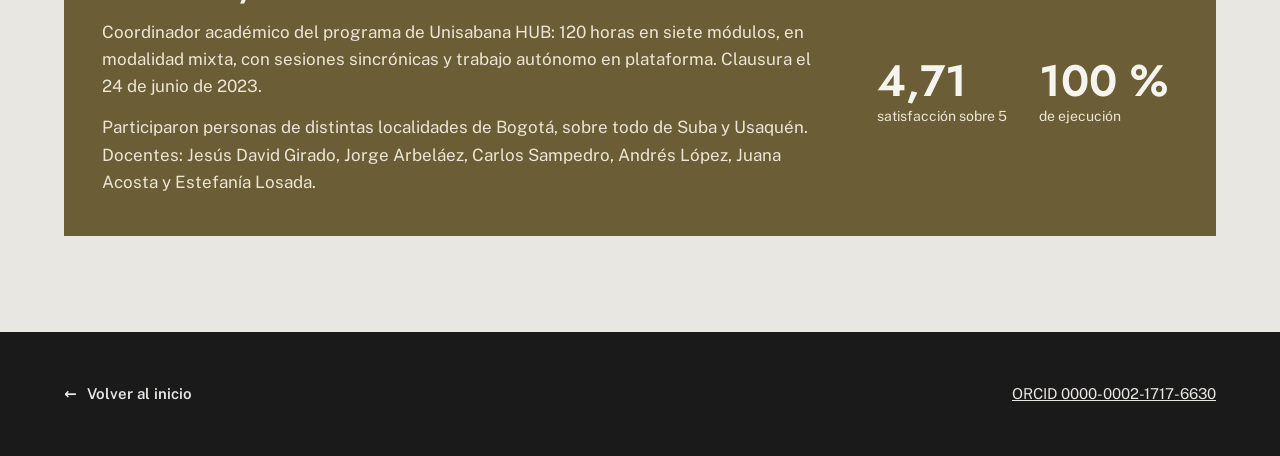
<file: proyeccion-social.html>
<!doctype html>
<html lang="es" data-theme="light">
<head>
<meta charset="utf-8">
<meta name="viewport" content="width=device-width, initial-scale=1">
<title>Proyección social — Juan Camilo Espejo-Serna</title>
<meta name="description" content="Talleres, conferencias y proyección social de Juan Camilo Espejo-Serna.">
<meta name="color-scheme" content="light dark">
<link rel="icon" href="images/favicon.svg" type="image/svg+xml">
<link rel="preconnect" href="https://fonts.googleapis.com">
<link rel="preconnect" href="https://fonts.gstatic.com" crossorigin>
<link rel="stylesheet" href="https://fonts.googleapis.com/css2?family=Jost:wght@400;500;600;700&amp;family=Public+Sans:ital,wght@0,400;0,500;0,600;1,400&amp;family=IBM+Plex+Mono:wght@400;500&amp;display=swap">
<script>try{if(localStorage.getItem("tema")==="dark")document.documentElement.setAttribute("data-theme","dark")}catch(e){}</script>
<link rel="stylesheet" href="css/style.css">
</head>
<body>
<div class="page" style="width: 100%; overflow-x: hidden; background: var(--ground); color: var(--ink); font-family: 'Public Sans', system-ui, sans-serif; font-size: 17px; line-height: 1.6">

<header style="max-width: 1240px; margin: 0 auto; padding: 24px clamp(20px, 5vw, 64px); display: flex; flex-wrap: wrap; gap: 16px 32px; align-items: center; justify-content: space-between">
<a href="index.html" style="display: inline-flex; align-items: center; gap: 12px; min-height: 44px; text-decoration: none; font-family: 'Jost', 'Futura', sans-serif; font-weight: 600; font-size: 18px; letter-spacing: 0.02em"><span aria-hidden="true">←</span>
<span aria-hidden="true" style="width: 20px; height: 20px; border: 5px solid var(--ink); border-radius: 50%; background: var(--paper); box-sizing: border-box; display: flex; align-items: center; justify-content: center"><span style="width: 4px; height: 4px; border-radius: 50%; background: var(--red)"></span></span>ESPEJO-SERNA</a>
<nav aria-label="Secciones" style="display: flex; align-items: center; flex-wrap: wrap; gap: 8px 24px; font-size: 15px">
<a href="investigacion.html" style="text-decoration: none">Investigación</a>
<a href="publicaciones.html" style="text-decoration: none">Publicaciones</a>
<a href="ponencias.html" style="text-decoration: none">Ponencias</a>
<a href="docencia.html" style="text-decoration: none">Docencia</a>
<a href="proyeccion-social.html" aria-current="page" style="text-decoration: none; font-weight: 600; border-bottom: 2px solid var(--ink)">Proyección social</a>
<a href="trayectoria.html" style="text-decoration: none">Trayectoria</a>
<button type="button" class="theme-toggle" aria-pressed="false" aria-label="Cambiar a modo oscuro"><span class="theme-icon" aria-hidden="true"></span><span class="theme-text">Oscuro</span></button>
</nav>
</header>

<section style="max-width: 1240px; margin: 0 auto; padding: 48px clamp(20px, 5vw, 64px) 40px; display: flex; flex-direction: column; gap: 20px">
<p style="margin: 0; display: inline-flex; align-items: center; gap: 10px; font-family: 'IBM Plex Mono', ui-monospace, monospace; font-size: 13px; letter-spacing: 0.12em"><span aria-hidden="true" style="width: 10px; height: 10px; border: 2px solid var(--ink); border-radius: 50%; box-sizing: border-box"></span>PROYECCIÓN SOCIAL</p>
<h1 style="margin: 0; font-family: 'Jost', 'Futura', sans-serif; font-weight: 600; font-size: clamp(44px, 6vw, 80px); line-height: 1.1; letter-spacing: -0.01em">Filosofía fuera del aula</h1>
<p style="margin: 0; max-width: 40em; font-size: 19px; color: var(--text-2)">Talleres, conferencias, programas de formación y servicio a la comunidad filosófica, con colegios, universidades y entidades públicas.</p>
<div style="position: relative; height: 1px; margin-top: 24px"><div aria-hidden="true" style="position: absolute; left: 0; top: -2px; width: 64px; height: 4px; background: var(--ink); transform: rotate(-5deg); transform-origin: left center"></div></div>
</section>

<section aria-label="Actividades" style="max-width: 1240px; margin: 0 auto; padding: 24px clamp(20px, 5vw, 64px) 96px; display: grid; grid-template-columns: repeat(auto-fit, minmax(340px, 1fr)); gap: 24px">

<article style="background: var(--paper); border: 1px solid var(--border); border-top: 4px solid var(--ink); padding: 32px; display: flex; flex-direction: column; gap: 12px">
<span style="font-family: 'IBM Plex Mono', ui-monospace, monospace; font-size: 13px; color: var(--label)">TALLER · 3 DE JULIO DE 2026</span>
<h2 style="margin: 0; font-family: 'Jost', 'Futura', sans-serif; font-weight: 600; font-size: 26px; line-height: 1.2">Primeros auxilios filosóficos para la era digital</h2>
<p style="margin: 0; color: var(--text-2)">Espacio práctico de formación con herramientas de pensamiento crítico para analizar nuestras opiniones, creencias y dinámicas de interacción en entornos virtuales.</p>
<dl style="margin: 4px 0 0; display: grid; grid-template-columns: auto 1fr; gap: 6px 16px; font-size: 15px"><dt style="color: var(--muted)">Institución</dt><dd style="margin: 0">Escuela de Artes, Universidad Central, Bogotá</dd><dt style="color: var(--muted)">Participantes</dt><dd style="margin: 0">10 profesores y directivos</dd><dt style="color: var(--muted)">Rol</dt><dd style="margin: 0">Tallerista</dd><dt style="color: var(--muted)">Evidencia</dt><dd style="margin: 0"><a href="https://www.instagram.com/p/DbYoIMlkfQk/">Publicación en Instagram</a></dd></dl>
</article>

<article style="background: var(--paper); border: 1px solid var(--border); border-top: 4px solid var(--violet); padding: 32px; display: flex; flex-direction: column; gap: 12px">
<span style="font-family: 'IBM Plex Mono', ui-monospace, monospace; font-size: 13px; color: var(--label)">CONFERENCIA · OCT 2026 · CHÍA</span>
<h2 style="margin: 0; font-family: 'Jost', 'Futura', sans-serif; font-weight: 600; font-size: 26px; line-height: 1.2">Educación e inteligencia artificial en el aula</h2>
<p style="margin: 0; color: var(--text-2)">Reflexión sobre el papel transformador de la educación en nuestras comunidades frente a los retos y preguntas que plantea la inteligencia artificial en el aula contemporánea.</p>
<dl style="margin: 4px 0 0; display: grid; grid-template-columns: auto 1fr; gap: 6px 16px; font-size: 15px"><dt style="color: var(--muted)">Institución</dt><dd style="margin: 0">Colegio Bojacá, Chía</dd><dt style="color: var(--muted)">Asistentes</dt><dd style="margin: 0">Entre 60 y 100, aprox.</dd><dt style="color: var(--muted)">Público</dt><dd style="margin: 0">Docentes, estudiantes y padres</dd><dt style="color: var(--muted)">Rol</dt><dd style="margin: 0">Conferencista invitado</dd><dt style="color: var(--muted)">Evidencia</dt><dd style="margin: 0"><a href="https://www.instagram.com/p/DbqX9mEDRDx/">Publicación en Instagram</a></dd></dl>
</article>

<article style="background: var(--paper); border: 1px solid var(--border); border-top: 4px solid #E8C23A; padding: 32px; display: flex; flex-direction: column; gap: 12px">
<span style="font-family: 'IBM Plex Mono', ui-monospace, monospace; font-size: 13px; color: var(--label)">PROYECTO CON COMUNIDADES · 2025–2028</span>
<h2 style="margin: 0; font-family: 'Jost', 'Futura', sans-serif; font-weight: 600; font-size: 26px; line-height: 1.2">Bienestar socioemocional en los colegios públicos de Chía</h2>
<p style="margin: 0; color: var(--text-2)">Proyecto con la red de colegios públicos del municipio. Estará a su cargo la formación de docentes en el uso de IA y en las condiciones de justicia y privacidad de datos; esa formación aún no se ha realizado.</p>
<dl style="margin: 4px 0 0; display: grid; grid-template-columns: auto 1fr; gap: 6px 16px; font-size: 15px"><dt style="color: var(--muted)">Aliados</dt><dd style="margin: 0">IEO José Joaquín Casas; Secretarías de Educación y Salud de Chía</dd><dt style="color: var(--muted)">Rol</dt><dd style="margin: 0">Coinvestigador</dd></dl>
</article>

<article style="background: var(--paper); border: 1px solid var(--border); border-top: 4px solid var(--rust); padding: 32px; display: flex; flex-direction: column; gap: 12px">
<span style="font-family: 'IBM Plex Mono', ui-monospace, monospace; font-size: 13px; color: var(--label)">JURADO · OCT 2026</span>
<h2 style="margin: 0; font-family: 'Jost', 'Futura', sans-serif; font-weight: 600; font-size: 26px; line-height: 1.2">Boxeo Filosófico</h2>
<p style="margin: 0; color: var(--text-2)">Jurado del certamen de debate argumentativo entre estudiantes de colegios, organizado por la Universidad de La Sabana.</p>
<dl style="margin: 4px 0 0; display: grid; grid-template-columns: auto 1fr; gap: 6px 16px; font-size: 15px"><dt style="color: var(--muted)">Institución</dt><dd style="margin: 0">Universidad de La Sabana, Chía</dd><dt style="color: var(--muted)">Público</dt><dd style="margin: 0">Estudiantes de colegios y público asistente</dd><dt style="color: var(--muted)">Rol</dt><dd style="margin: 0">Jurado</dd><dt style="color: var(--muted)">Evidencia</dt><dd style="margin: 0"><a href="https://www.instagram.com/p/DdHko_zD1qA/">Publicación en Instagram</a></dd></dl>
</article>

<article style="background: var(--paper); border: 1px solid var(--border); border-top: 4px solid var(--red); padding: 32px; display: flex; flex-direction: column; gap: 12px">
<span style="font-family: 'IBM Plex Mono', ui-monospace, monospace; font-size: 13px; color: var(--label)">SERVICIO A LA PROFESIÓN · 2024–2026</span>
<h2 style="margin: 0; font-family: 'Jost', 'Futura', sans-serif; font-weight: 600; font-size: 26px; line-height: 1.2">Tesorero de la Sociedad Colombiana de Filosofía</h2>
<p style="margin: 0; color: var(--text-2)">Integrante de la junta directiva de la asociación que reúne a la comunidad filosófica del país.</p>
</article>

<article style="grid-column: 1 / -1; background: #6B5D35; color: #F6F4EF; padding: 40px clamp(24px, 3vw, 48px); display: flex; flex-wrap: wrap; gap: 32px 56px">
<div style="flex: 999 1 480px; min-width: 0; display: flex; flex-direction: column; gap: 14px">
<span style="font-family: 'IBM Plex Mono', ui-monospace, monospace; font-size: 13px; color: #F2D36B">EDUCACIÓN CONTINUA · MARZO – JUNIO DE 2023</span>
<h2 style="margin: 0; font-family: 'Jost', 'Futura', sans-serif; font-weight: 600; font-size: 30px; line-height: 1.2">Diplomado en Libertad Religiosa, Derechos Humanos y Políticas Públicas</h2>
<p style="margin: 0; color: #ECE6D6">Coordinador académico del programa de Unisabana HUB: 120 horas en siete módulos, en modalidad mixta, con sesiones sincrónicas y trabajo autónomo en plataforma. Clausura el 24 de junio de 2023.</p>
<p style="margin: 0; color: #ECE6D6">Participaron personas de distintas localidades de Bogotá, sobre todo de Suba y Usaquén. Docentes: Jesús David Girado, Jorge Arbeláez, Carlos Sampedro, Andrés López, Juana Acosta y Estefanía Losada.</p>
</div>
<div style="flex: 1 1 300px; min-width: 0; display: grid; grid-template-columns: repeat(2, minmax(0, 1fr)); gap: 24px">
<div style="display: flex; flex-direction: column; gap: 2px"><span style="font-family: 'Jost', 'Futura', sans-serif; font-weight: 600; font-size: 44px; line-height: 1">173</span><span style="font-size: 14px; color: #ECE6D6">matriculados</span></div>
<div style="display: flex; flex-direction: column; gap: 2px"><span style="font-family: 'Jost', 'Futura', sans-serif; font-weight: 600; font-size: 44px; line-height: 1">124</span><span style="font-size: 14px; color: #ECE6D6">certificados</span></div>
<div style="display: flex; flex-direction: column; gap: 2px"><span style="font-family: 'Jost', 'Futura', sans-serif; font-weight: 600; font-size: 44px; line-height: 1">4,71</span><span style="font-size: 14px; color: #ECE6D6">satisfacción sobre 5</span></div>
<div style="display: flex; flex-direction: column; gap: 2px"><span style="font-family: 'Jost', 'Futura', sans-serif; font-weight: 600; font-size: 44px; line-height: 1">100 %</span><span style="font-size: 14px; color: #ECE6D6">de ejecución</span></div>
</div>
</article>
</section>

<footer style="background: var(--ink-deep); color: #E9E7E1">
<div style="max-width: 1240px; margin: 0 auto; padding: 40px clamp(20px, 5vw, 64px); display: flex; flex-wrap: wrap; gap: 16px 32px; align-items: center; justify-content: space-between; font-size: 15px">
<a href="index.html" style="display: inline-flex; align-items: center; gap: 10px; min-height: 44px; color: #E9E7E1; text-decoration: none; font-weight: 600"><span aria-hidden="true">←</span>Volver al inicio</a>
<a href="https://orcid.org/0000-0002-1717-6630" style="color: #E9E7E1">ORCID 0000-0002-1717-6630</a>
</div>
</footer>

</div>
<script src="js/theme.js"></script>
</body>
</html>
</file>
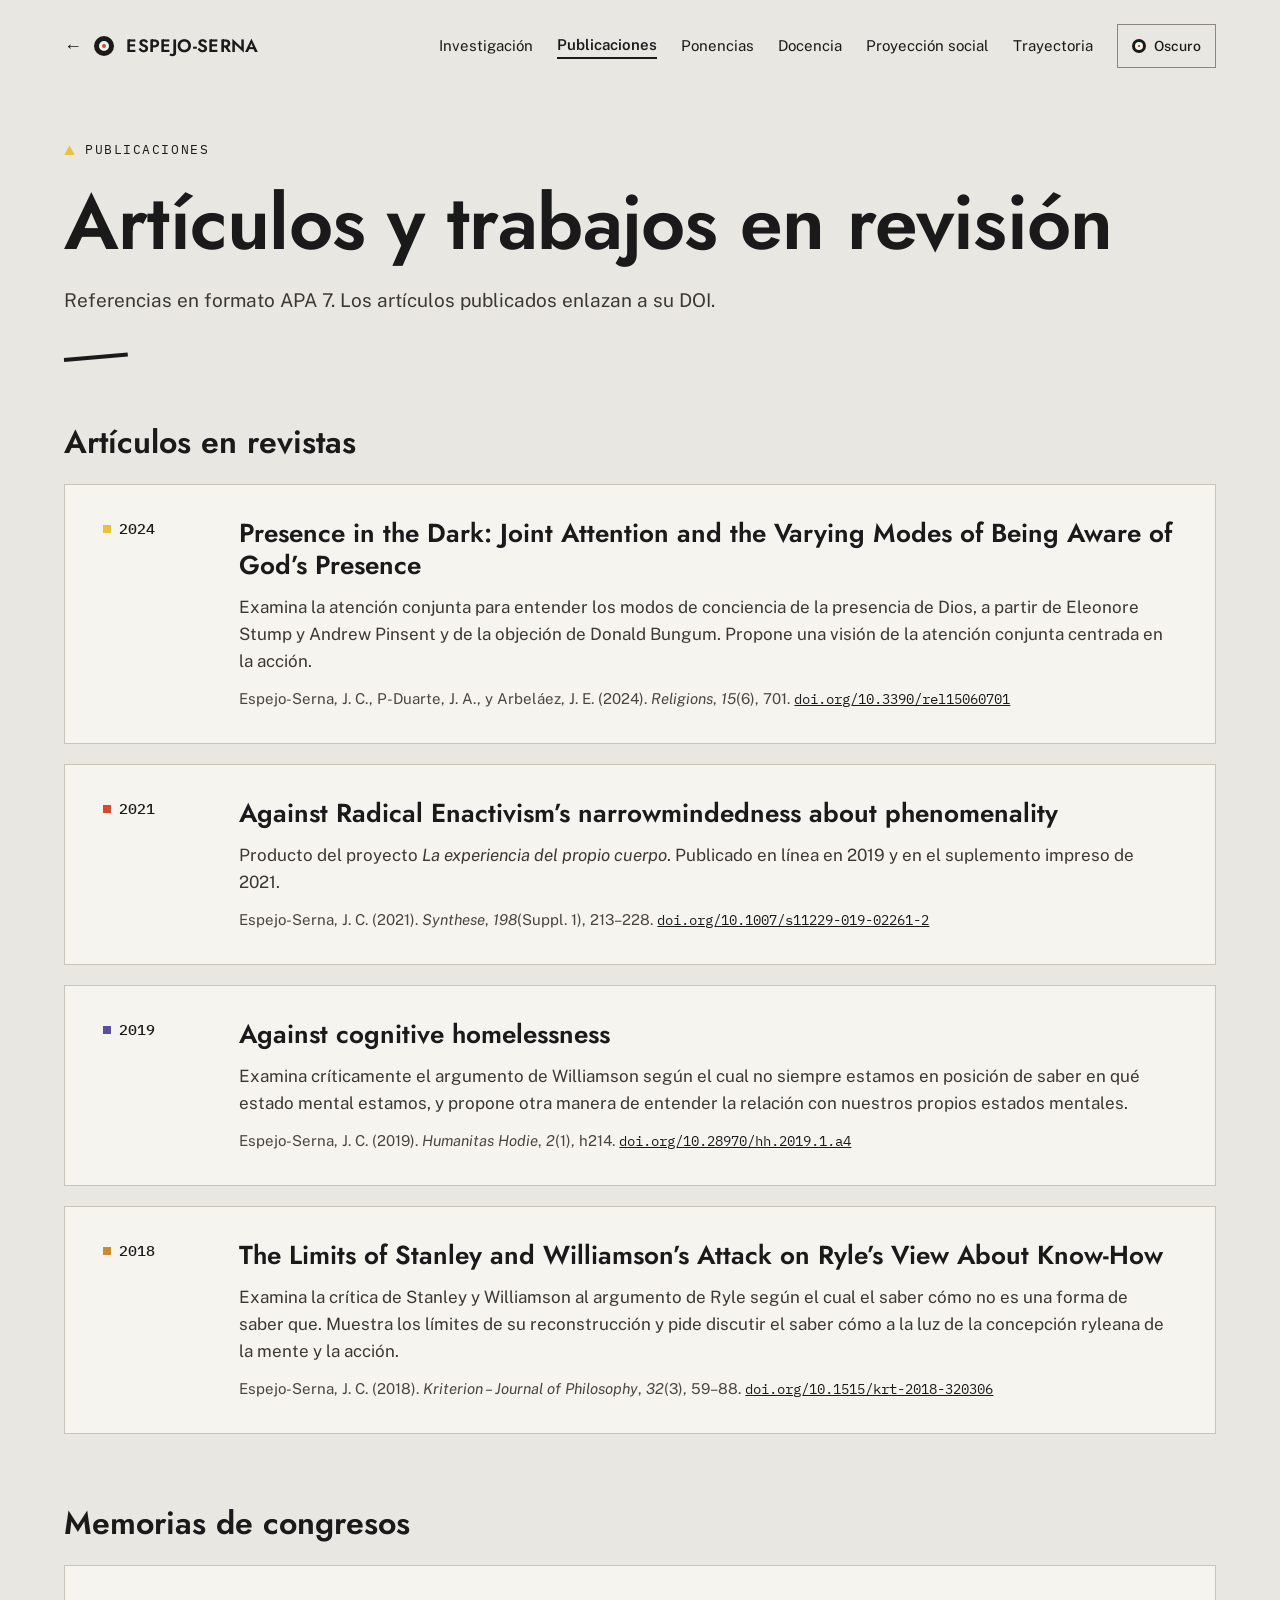
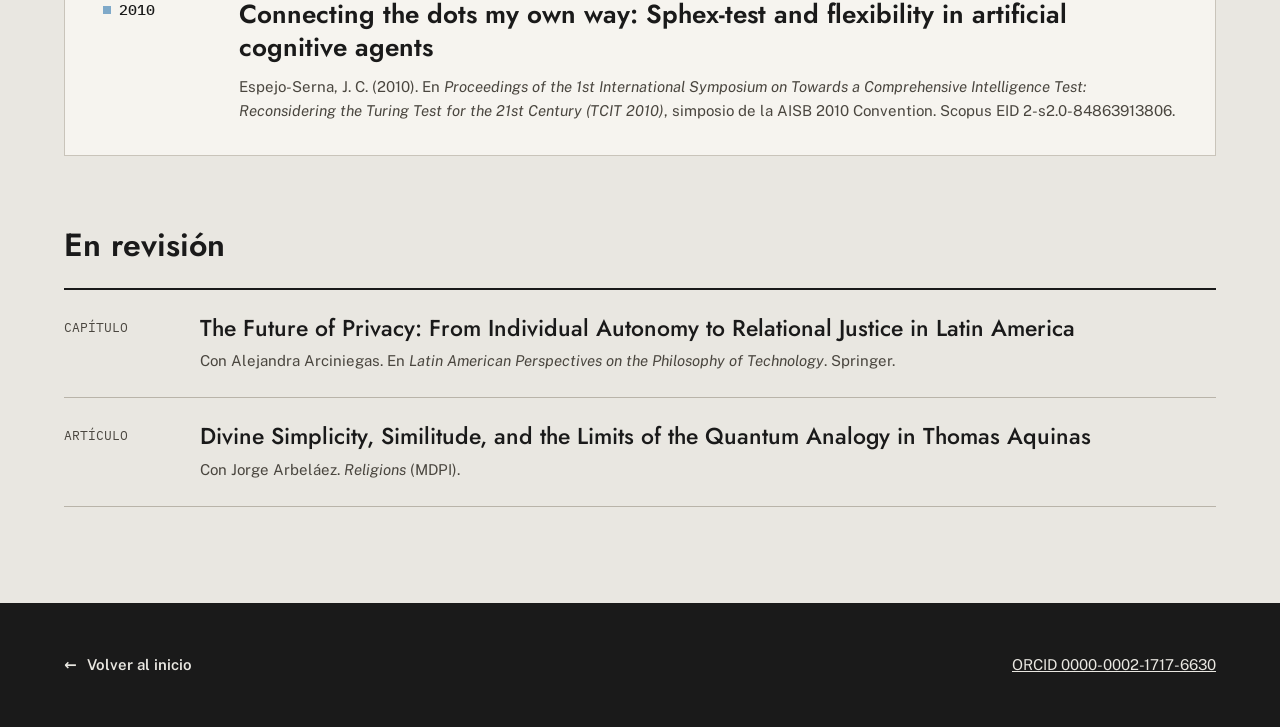
<file: publicaciones.html>
<!doctype html>
<html lang="es" data-theme="light">
<head>
<meta charset="utf-8">
<meta name="viewport" content="width=device-width, initial-scale=1">
<title>Publicaciones — Juan Camilo Espejo-Serna</title>
<meta name="description" content="Artículos, memorias y trabajos en revisión de Juan Camilo Espejo-Serna.">
<meta name="color-scheme" content="light dark">
<link rel="icon" href="images/favicon.svg" type="image/svg+xml">
<link rel="preconnect" href="https://fonts.googleapis.com">
<link rel="preconnect" href="https://fonts.gstatic.com" crossorigin>
<link rel="stylesheet" href="https://fonts.googleapis.com/css2?family=Jost:wght@400;500;600;700&amp;family=Public+Sans:ital,wght@0,400;0,500;0,600;1,400&amp;family=IBM+Plex+Mono:wght@400;500&amp;display=swap">
<script>try{if(localStorage.getItem("tema")==="dark")document.documentElement.setAttribute("data-theme","dark")}catch(e){}</script>
<link rel="stylesheet" href="css/style.css">
</head>
<body>
<div class="page" style="width: 100%; overflow-x: hidden; background: var(--ground); color: var(--ink); font-family: 'Public Sans', system-ui, sans-serif; font-size: 17px; line-height: 1.6">

<header style="max-width: 1240px; margin: 0 auto; padding: 24px clamp(20px, 5vw, 64px); display: flex; flex-wrap: wrap; gap: 16px 32px; align-items: center; justify-content: space-between">
<a href="index.html" style="display: inline-flex; align-items: center; gap: 12px; min-height: 44px; text-decoration: none; font-family: 'Jost', 'Futura', sans-serif; font-weight: 600; font-size: 18px; letter-spacing: 0.02em"><span aria-hidden="true">←</span>
<span aria-hidden="true" style="width: 20px; height: 20px; border: 5px solid var(--ink); border-radius: 50%; background: var(--paper); box-sizing: border-box; display: flex; align-items: center; justify-content: center"><span style="width: 4px; height: 4px; border-radius: 50%; background: var(--red)"></span></span>ESPEJO-SERNA</a>
<nav aria-label="Secciones" style="display: flex; align-items: center; flex-wrap: wrap; gap: 8px 24px; font-size: 15px">
<a href="investigacion.html" style="text-decoration: none">Investigación</a>
<a href="publicaciones.html" aria-current="page" style="text-decoration: none; font-weight: 600; border-bottom: 2px solid var(--ink)">Publicaciones</a>
<a href="ponencias.html" style="text-decoration: none">Ponencias</a>
<a href="docencia.html" style="text-decoration: none">Docencia</a>
<a href="proyeccion-social.html" style="text-decoration: none">Proyección social</a>
<a href="trayectoria.html" style="text-decoration: none">Trayectoria</a>
<button type="button" class="theme-toggle" aria-pressed="false" aria-label="Cambiar a modo oscuro"><span class="theme-icon" aria-hidden="true"></span><span class="theme-text">Oscuro</span></button>
</nav>
</header>

<section style="max-width: 1240px; margin: 0 auto; padding: 48px clamp(20px, 5vw, 64px) 40px; display: flex; flex-direction: column; gap: 20px">
<p style="margin: 0; display: inline-flex; align-items: center; gap: 10px; font-family: 'IBM Plex Mono', ui-monospace, monospace; font-size: 13px; letter-spacing: 0.12em"><span aria-hidden="true" style="width: 11px; height: 10px; background: #E8C23A; clip-path: polygon(50% 0, 100% 100%, 0 100%)"></span>PUBLICACIONES</p>
<h1 style="margin: 0; font-family: 'Jost', 'Futura', sans-serif; font-weight: 600; font-size: clamp(44px, 6vw, 80px); line-height: 1.1; letter-spacing: -0.01em">Artículos y trabajos en revisión</h1>
<p style="margin: 0; max-width: 40em; font-size: 19px; color: var(--text-2)">Referencias en formato APA 7. Los artículos publicados enlazan a su DOI.</p>
<div style="position: relative; height: 1px; margin-top: 24px"><div aria-hidden="true" style="position: absolute; left: 0; top: -2px; width: 64px; height: 4px; background: var(--ink); transform: rotate(-5deg); transform-origin: left center"></div></div>
</section>

<section aria-labelledby="articulos" style="max-width: 1240px; margin: 0 auto; padding: 24px clamp(20px, 5vw, 64px) 48px; display: flex; flex-direction: column; gap: 24px">
<h2 id="articulos" style="margin: 0; font-family: 'Jost', 'Futura', sans-serif; font-weight: 600; font-size: 32px; line-height: 1.1">Artículos en revistas</h2>
<ol style="margin: 0; padding: 0; list-style: none; display: flex; flex-direction: column; gap: 20px">

<li style="background: var(--paper); border: 1px solid var(--border); padding: 32px clamp(20px, 3vw, 40px); display: flex; flex-wrap: wrap; gap: 20px 40px">
<span style="flex: 0 0 96px; display: inline-flex; align-items: center; gap: 8px; align-self: flex-start; font-family: 'IBM Plex Mono', ui-monospace, monospace; font-size: 15px; font-weight: 500"><span aria-hidden="true" style="width: 8px; height: 8px; background: #E8C23A"></span>2024</span>
<div style="flex: 1 1 520px; min-width: 0; display: flex; flex-direction: column; gap: 12px">
<h3 style="margin: 0; font-family: 'Jost', 'Futura', sans-serif; font-weight: 600; font-size: 26px; line-height: 1.25">Presence in the Dark: Joint Attention and the Varying Modes of Being Aware of God’s Presence</h3>
<p style="margin: 0; color: var(--text-2)">Examina la atención conjunta para entender los modos de conciencia de la presencia de Dios, a partir de Eleonore Stump y Andrew Pinsent y de la objeción de Donald Bungum. Propone una visión de la atención conjunta centrada en la acción.</p>
<p style="margin: 0; font-size: 15px; color: var(--muted)">Espejo-Serna, J. C., P-Duarte, J. A., y Arbeláez, J. E. (2024). <em>Religions</em>, <em>15</em>(6), 701. <a href="https://doi.org/10.3390/rel15060701" style="font-family: 'IBM Plex Mono', ui-monospace, monospace; font-size: 14px">doi.org/10.3390/rel15060701</a></p>
</div>
</li>

<li style="background: var(--paper); border: 1px solid var(--border); padding: 32px clamp(20px, 3vw, 40px); display: flex; flex-wrap: wrap; gap: 20px 40px">
<span style="flex: 0 0 96px; display: inline-flex; align-items: center; gap: 8px; align-self: flex-start; font-family: 'IBM Plex Mono', ui-monospace, monospace; font-size: 15px; font-weight: 500"><span aria-hidden="true" style="width: 8px; height: 8px; background: var(--red)"></span>2021</span>
<div style="flex: 1 1 520px; min-width: 0; display: flex; flex-direction: column; gap: 12px">
<h3 style="margin: 0; font-family: 'Jost', 'Futura', sans-serif; font-weight: 600; font-size: 26px; line-height: 1.25">Against Radical Enactivism’s narrowmindedness about phenomenality</h3>
<p style="margin: 0; color: var(--text-2)">Producto del proyecto <em>La experiencia del propio cuerpo</em>. Publicado en línea en 2019 y en el suplemento impreso de 2021.</p>
<p style="margin: 0; font-size: 15px; color: var(--muted)">Espejo-Serna, J. C. (2021). <em>Synthese</em>, <em>198</em>(Suppl. 1), 213–228. <a href="https://doi.org/10.1007/s11229-019-02261-2" style="font-family: 'IBM Plex Mono', ui-monospace, monospace; font-size: 14px">doi.org/10.1007/s11229-019-02261-2</a></p>
</div>
</li>

<li style="background: var(--paper); border: 1px solid var(--border); padding: 32px clamp(20px, 3vw, 40px); display: flex; flex-wrap: wrap; gap: 20px 40px">
<span style="flex: 0 0 96px; display: inline-flex; align-items: center; gap: 8px; align-self: flex-start; font-family: 'IBM Plex Mono', ui-monospace, monospace; font-size: 15px; font-weight: 500"><span aria-hidden="true" style="width: 8px; height: 8px; background: var(--violet)"></span>2019</span>
<div style="flex: 1 1 520px; min-width: 0; display: flex; flex-direction: column; gap: 12px">
<h3 style="margin: 0; font-family: 'Jost', 'Futura', sans-serif; font-weight: 600; font-size: 26px; line-height: 1.25">Against cognitive homelessness</h3>
<p style="margin: 0; color: var(--text-2)">Examina críticamente el argumento de Williamson según el cual no siempre estamos en posición de saber en qué estado mental estamos, y propone otra manera de entender la relación con nuestros propios estados mentales.</p>
<p style="margin: 0; font-size: 15px; color: var(--muted)">Espejo-Serna, J. C. (2019). <em>Humanitas Hodie</em>, <em>2</em>(1), h214. <a href="https://doi.org/10.28970/hh.2019.1.a4" style="font-family: 'IBM Plex Mono', ui-monospace, monospace; font-size: 14px">doi.org/10.28970/hh.2019.1.a4</a></p>
</div>
</li>
<li style="background: var(--paper); border: 1px solid var(--border); padding: 32px clamp(20px, 3vw, 40px); display: flex; flex-wrap: wrap; gap: 20px 40px">
<span style="flex: 0 0 96px; display: inline-flex; align-items: center; gap: 8px; align-self: flex-start; font-family: 'IBM Plex Mono', ui-monospace, monospace; font-size: 15px; font-weight: 500"><span aria-hidden="true" style="width: 8px; height: 8px; background: #C98B2E"></span>2018</span>
<div style="flex: 1 1 520px; min-width: 0; display: flex; flex-direction: column; gap: 12px">
<h3 style="margin: 0; font-family: 'Jost', 'Futura', sans-serif; font-weight: 600; font-size: 26px; line-height: 1.25">The Limits of Stanley and Williamson’s Attack on Ryle’s View About Know-How</h3>
<p style="margin: 0; color: var(--text-2)">Examina la crítica de Stanley y Williamson al argumento de Ryle según el cual el saber cómo no es una forma de saber que. Muestra los límites de su reconstrucción y pide discutir el saber cómo a la luz de la concepción ryleana de la mente y la acción.</p>
<p style="margin: 0; font-size: 15px; color: var(--muted)">Espejo-Serna, J. C. (2018). <em>Kriterion – Journal of Philosophy</em>, <em>32</em>(3), 59–88. <a href="https://doi.org/10.1515/krt-2018-320306" style="font-family: 'IBM Plex Mono', ui-monospace, monospace; font-size: 14px">doi.org/10.1515/krt-2018-320306</a></p>
</div>
</li>
</ol>
</section>

<section aria-labelledby="actas" style="max-width: 1240px; margin: 0 auto; padding: 24px clamp(20px, 5vw, 64px) 48px; display: flex; flex-direction: column; gap: 24px">
<h2 id="actas" style="margin: 0; font-family: 'Jost', 'Futura', sans-serif; font-weight: 600; font-size: 32px; line-height: 1.1">Memorias de congresos</h2>
<ol style="margin: 0; padding: 0; list-style: none; display: flex; flex-direction: column; gap: 20px">
<li style="background: var(--paper); border: 1px solid var(--border); padding: 32px clamp(20px, 3vw, 40px); display: flex; flex-wrap: wrap; gap: 20px 40px">
<span style="flex: 0 0 96px; display: inline-flex; align-items: center; gap: 8px; align-self: flex-start; font-family: 'IBM Plex Mono', ui-monospace, monospace; font-size: 15px; font-weight: 500"><span aria-hidden="true" style="width: 8px; height: 8px; background: #7FA9C9"></span>2010</span>
<div style="flex: 1 1 520px; min-width: 0; display: flex; flex-direction: column; gap: 12px">
<h3 style="margin: 0; font-family: 'Jost', 'Futura', sans-serif; font-weight: 600; font-size: 26px; line-height: 1.25">Connecting the dots my own way: Sphex-test and flexibility in artificial cognitive agents</h3>
<p style="margin: 0; font-size: 15px; color: var(--muted)">Espejo-Serna, J. C. (2010). En <em>Proceedings of the 1st International Symposium on Towards a Comprehensive Intelligence Test: Reconsidering the Turing Test for the 21st Century (TCIT 2010)</em>, simposio de la AISB 2010 Convention. Scopus EID 2-s2.0-84863913806.</p>
</div>
</li>
</ol>
</section>

<section aria-labelledby="revision" style="max-width: 1240px; margin: 0 auto; padding: 24px clamp(20px, 5vw, 64px) 96px; display: flex; flex-direction: column; gap: 24px">
<h2 id="revision" style="margin: 0; font-family: 'Jost', 'Futura', sans-serif; font-weight: 600; font-size: 32px; line-height: 1.1">En revisión</h2>
<ol style="margin: 0; padding: 0; list-style: none; display: flex; flex-direction: column; border-top: 2px solid var(--ink)">
<li style="display: flex; flex-wrap: wrap; gap: 8px 40px; padding: 24px 0; border-bottom: 1px solid var(--rule)">
<span style="flex: 0 0 96px; font-family: 'IBM Plex Mono', ui-monospace, monospace; font-size: 13px; color: var(--muted); padding-top: 4px">CAPÍTULO</span>
<div style="flex: 1 1 520px; min-width: 0; display: flex; flex-direction: column; gap: 6px">
<span style="font-family: 'Jost', 'Futura', sans-serif; font-weight: 500; font-size: 23px; line-height: 1.3">The Future of Privacy: From Individual Autonomy to Relational Justice in Latin America</span>
<span style="font-size: 15px; color: var(--muted)">Con Alejandra Arciniegas. En <em>Latin American Perspectives on the Philosophy of Technology</em>. Springer.</span>
</div>
</li>
<li style="display: flex; flex-wrap: wrap; gap: 8px 40px; padding: 24px 0; border-bottom: 1px solid var(--rule)">
<span style="flex: 0 0 96px; font-family: 'IBM Plex Mono', ui-monospace, monospace; font-size: 13px; color: var(--muted); padding-top: 4px">ARTÍCULO</span>
<div style="flex: 1 1 520px; min-width: 0; display: flex; flex-direction: column; gap: 6px">
<span style="font-family: 'Jost', 'Futura', sans-serif; font-weight: 500; font-size: 23px; line-height: 1.3">Divine Simplicity, Similitude, and the Limits of the Quantum Analogy in Thomas Aquinas</span>
<span style="font-size: 15px; color: var(--muted)">Con Jorge Arbeláez. <em>Religions</em> (MDPI).</span>
</div>
</li>
</ol>
</section>

<footer style="background: var(--ink-deep); color: #E9E7E1">
<div style="max-width: 1240px; margin: 0 auto; padding: 40px clamp(20px, 5vw, 64px); display: flex; flex-wrap: wrap; gap: 16px 32px; align-items: center; justify-content: space-between; font-size: 15px">
<a href="index.html" style="display: inline-flex; align-items: center; gap: 10px; min-height: 44px; color: #E9E7E1; text-decoration: none; font-weight: 600"><span aria-hidden="true">←</span>Volver al inicio</a>
<a href="https://orcid.org/0000-0002-1717-6630" style="color: #E9E7E1">ORCID 0000-0002-1717-6630</a>
</div>
</footer>

</div>
<script src="js/theme.js"></script>
</body>
</html>
</file>
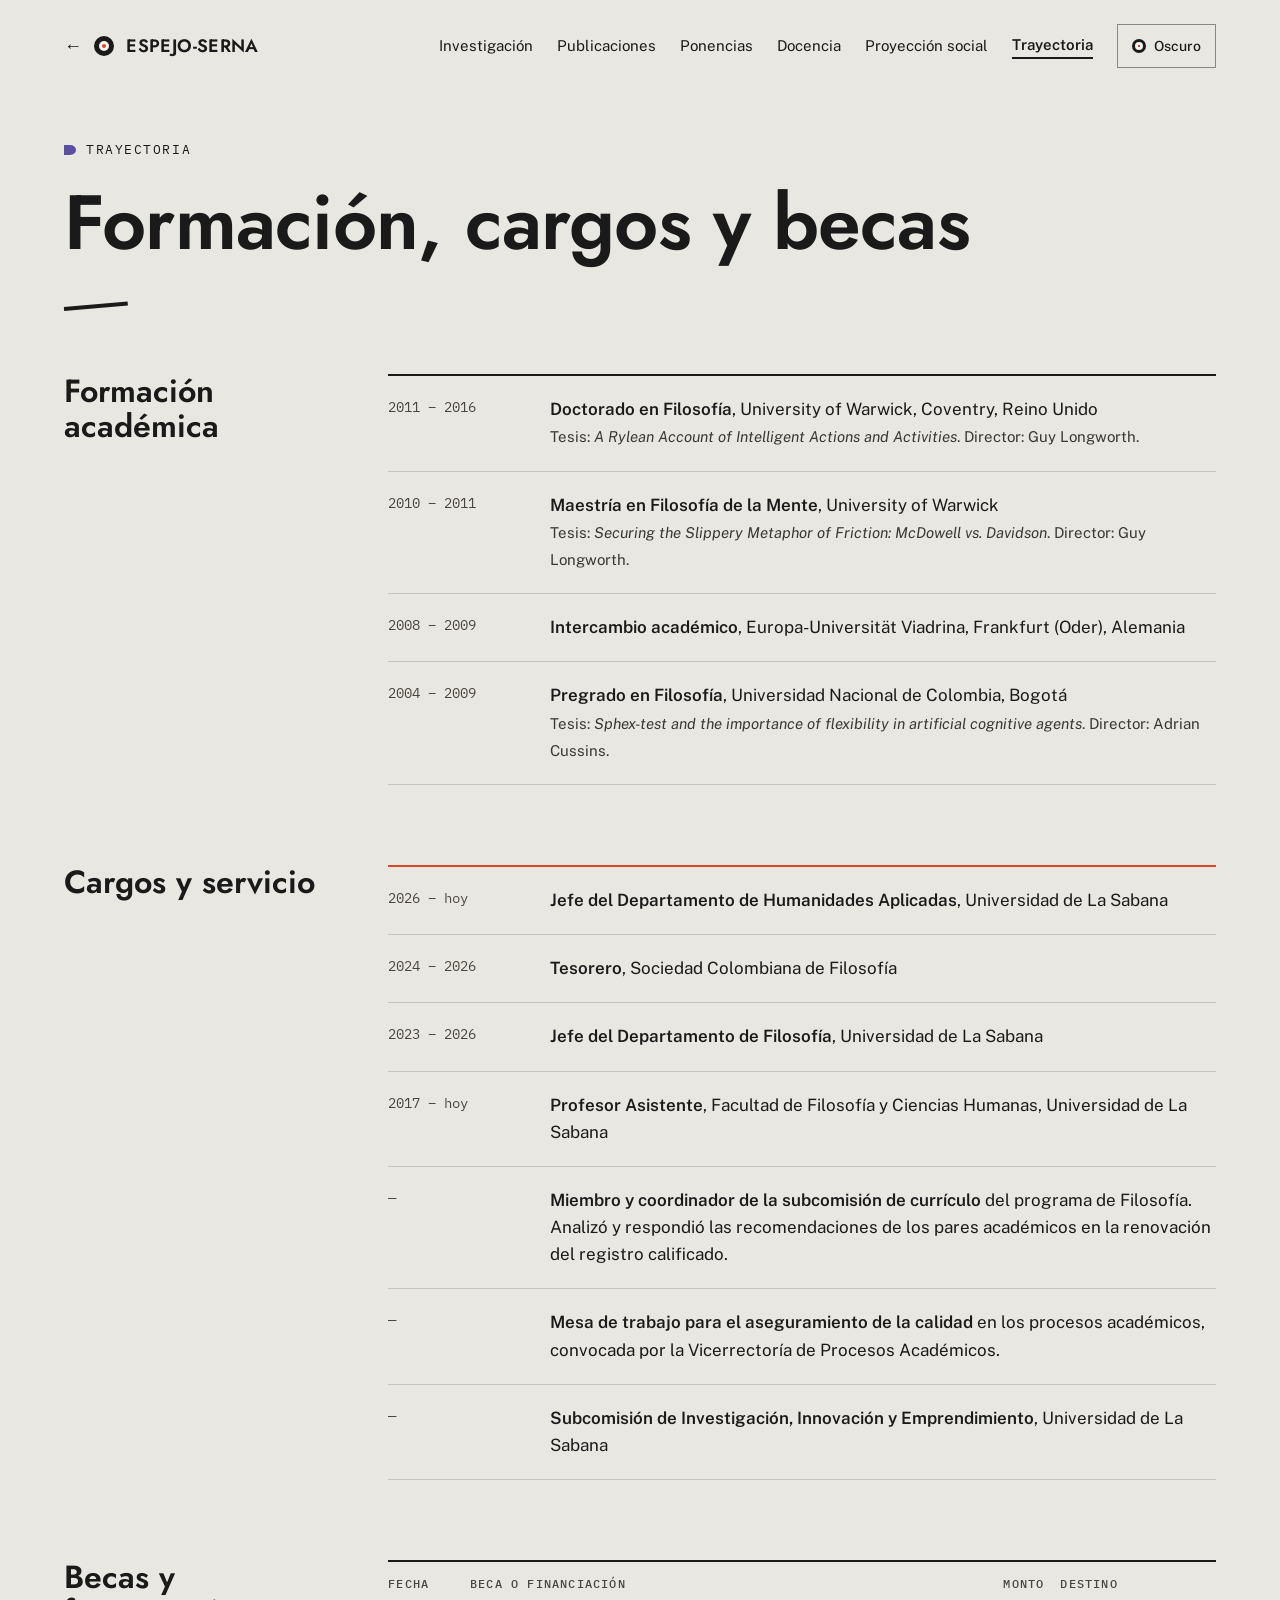
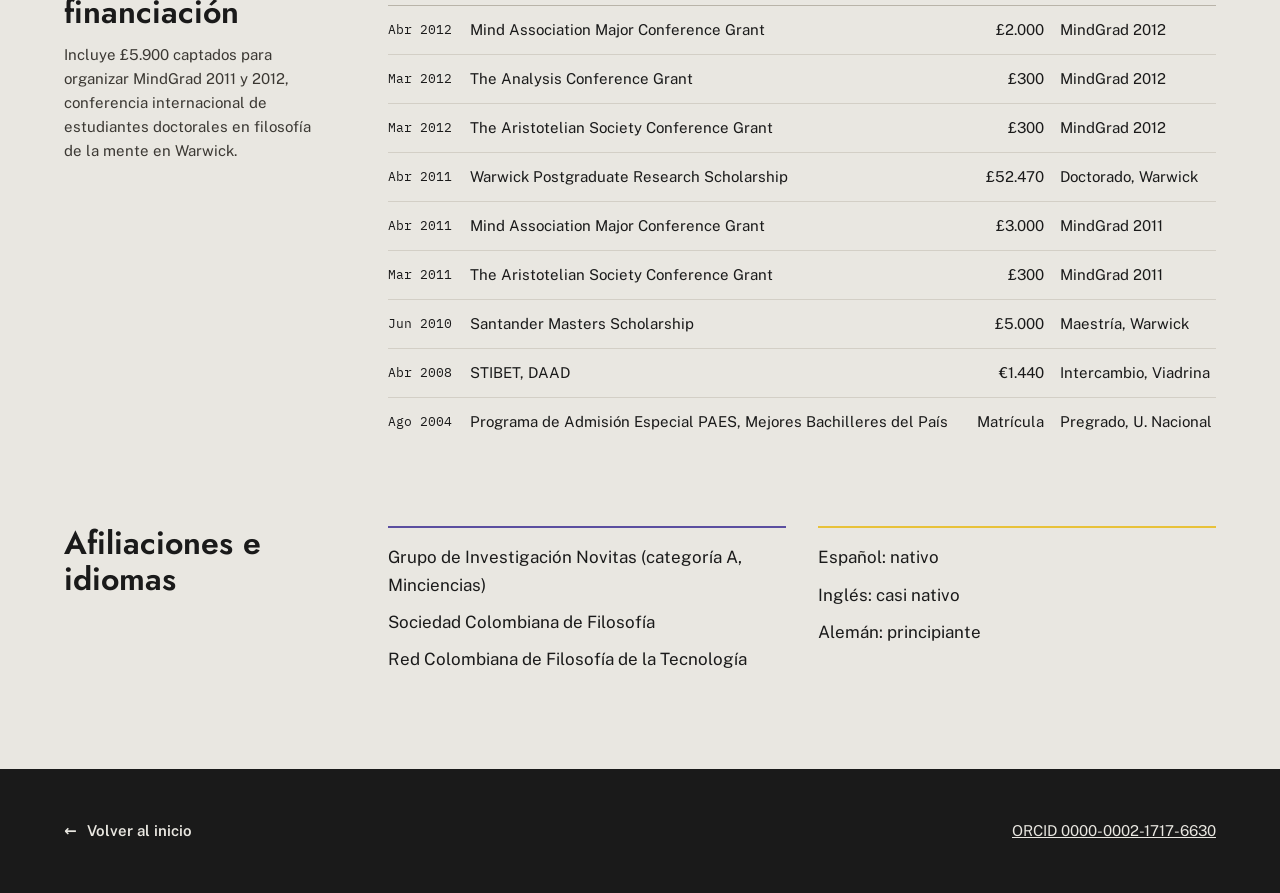
<file: trayectoria.html>
<!doctype html>
<html lang="es" data-theme="light">
<head>
<meta charset="utf-8">
<meta name="viewport" content="width=device-width, initial-scale=1">
<title>Trayectoria — Juan Camilo Espejo-Serna</title>
<meta name="description" content="Formación, cargos y becas de Juan Camilo Espejo-Serna.">
<meta name="color-scheme" content="light dark">
<link rel="icon" href="images/favicon.svg" type="image/svg+xml">
<link rel="preconnect" href="https://fonts.googleapis.com">
<link rel="preconnect" href="https://fonts.gstatic.com" crossorigin>
<link rel="stylesheet" href="https://fonts.googleapis.com/css2?family=Jost:wght@400;500;600;700&amp;family=Public+Sans:ital,wght@0,400;0,500;0,600;1,400&amp;family=IBM+Plex+Mono:wght@400;500&amp;display=swap">
<script>try{if(localStorage.getItem("tema")==="dark")document.documentElement.setAttribute("data-theme","dark")}catch(e){}</script>
<link rel="stylesheet" href="css/style.css">
</head>
<body>
<div class="page" style="width: 100%; overflow-x: hidden; background: var(--ground); color: var(--ink); font-family: 'Public Sans', system-ui, sans-serif; font-size: 17px; line-height: 1.6">

<header style="max-width: 1240px; margin: 0 auto; padding: 24px clamp(20px, 5vw, 64px); display: flex; flex-wrap: wrap; gap: 16px 32px; align-items: center; justify-content: space-between">
<a href="index.html" style="display: inline-flex; align-items: center; gap: 12px; min-height: 44px; text-decoration: none; font-family: 'Jost', 'Futura', sans-serif; font-weight: 600; font-size: 18px; letter-spacing: 0.02em"><span aria-hidden="true">←</span>
<span aria-hidden="true" style="width: 20px; height: 20px; border: 5px solid var(--ink); border-radius: 50%; background: var(--paper); box-sizing: border-box; display: flex; align-items: center; justify-content: center"><span style="width: 4px; height: 4px; border-radius: 50%; background: var(--red)"></span></span>ESPEJO-SERNA</a>
<nav aria-label="Secciones" style="display: flex; align-items: center; flex-wrap: wrap; gap: 8px 24px; font-size: 15px">
<a href="investigacion.html" style="text-decoration: none">Investigación</a>
<a href="publicaciones.html" style="text-decoration: none">Publicaciones</a>
<a href="ponencias.html" style="text-decoration: none">Ponencias</a>
<a href="docencia.html" style="text-decoration: none">Docencia</a>
<a href="proyeccion-social.html" style="text-decoration: none">Proyección social</a>
<a href="trayectoria.html" aria-current="page" style="text-decoration: none; font-weight: 600; border-bottom: 2px solid var(--ink)">Trayectoria</a>
<button type="button" class="theme-toggle" aria-pressed="false" aria-label="Cambiar a modo oscuro"><span class="theme-icon" aria-hidden="true"></span><span class="theme-text">Oscuro</span></button>
</nav>
</header>

<section style="max-width: 1240px; margin: 0 auto; padding: 48px clamp(20px, 5vw, 64px) 40px; display: flex; flex-direction: column; gap: 20px">
<p style="margin: 0; display: inline-flex; align-items: center; gap: 10px; font-family: 'IBM Plex Mono', ui-monospace, monospace; font-size: 13px; letter-spacing: 0.12em"><span aria-hidden="true" style="width: 12px; height: 10px; background: var(--violet); border-radius: 0 60% 60% 0"></span>TRAYECTORIA</p>
<h1 style="margin: 0; font-family: 'Jost', 'Futura', sans-serif; font-weight: 600; font-size: clamp(44px, 6vw, 80px); line-height: 1.1; letter-spacing: -0.01em">Formación, cargos y becas</h1>
<div style="position: relative; height: 1px; margin-top: 24px"><div aria-hidden="true" style="position: absolute; left: 0; top: -2px; width: 64px; height: 4px; background: var(--ink); transform: rotate(-5deg); transform-origin: left center"></div></div>
</section>

<section aria-labelledby="formacion" style="max-width: 1240px; margin: 0 auto; padding: 24px clamp(20px, 5vw, 64px) 56px; display: flex; flex-wrap: wrap; gap: 24px 64px">
<h2 id="formacion" style="flex: 1 1 260px; margin: 0; font-family: 'Jost', 'Futura', sans-serif; font-weight: 600; font-size: 32px; line-height: 1.1">Formación académica</h2>
<ol style="flex: 999 1 640px; min-width: 0; margin: 0; padding: 0; list-style: none; border-top: 2px solid var(--ink)">
<li style="display: flex; flex-wrap: wrap; gap: 4px 32px; padding: 20px 0; border-bottom: 1px solid var(--border)"><span style="flex: 0 0 130px; font-family: 'IBM Plex Mono', ui-monospace, monospace; font-size: 14px; color: var(--muted)">2011 – 2016</span><div style="flex: 1 1 420px; min-width: 0"><strong style="font-weight: 600">Doctorado en Filosofía</strong>, University of Warwick, Coventry, Reino Unido<br><span style="color: var(--text-2); font-size: 15px">Tesis: <em>A Rylean Account of Intelligent Actions and Activities</em>. Director: Guy Longworth.</span></div></li>
<li style="display: flex; flex-wrap: wrap; gap: 4px 32px; padding: 20px 0; border-bottom: 1px solid var(--border)"><span style="flex: 0 0 130px; font-family: 'IBM Plex Mono', ui-monospace, monospace; font-size: 14px; color: var(--muted)">2010 – 2011</span><div style="flex: 1 1 420px; min-width: 0"><strong style="font-weight: 600">Maestría en Filosofía de la Mente</strong>, University of Warwick<br><span style="color: var(--text-2); font-size: 15px">Tesis: <em>Securing the Slippery Metaphor of Friction: McDowell vs. Davidson</em>. Director: Guy Longworth.</span></div></li>
<li style="display: flex; flex-wrap: wrap; gap: 4px 32px; padding: 20px 0; border-bottom: 1px solid var(--border)"><span style="flex: 0 0 130px; font-family: 'IBM Plex Mono', ui-monospace, monospace; font-size: 14px; color: var(--muted)">2008 – 2009</span><div style="flex: 1 1 420px; min-width: 0"><strong style="font-weight: 600">Intercambio académico</strong>, Europa-Universität Viadrina, Frankfurt (Oder), Alemania</div></li>
<li style="display: flex; flex-wrap: wrap; gap: 4px 32px; padding: 20px 0; border-bottom: 1px solid var(--border)"><span style="flex: 0 0 130px; font-family: 'IBM Plex Mono', ui-monospace, monospace; font-size: 14px; color: var(--muted)">2004 – 2009</span><div style="flex: 1 1 420px; min-width: 0"><strong style="font-weight: 600">Pregrado en Filosofía</strong>, Universidad Nacional de Colombia, Bogotá<br><span style="color: var(--text-2); font-size: 15px">Tesis: <em>Sphex-test and the importance of flexibility in artificial cognitive agents</em>. Director: Adrian Cussins.</span></div></li>
</ol>
</section>

<section aria-labelledby="cargos" style="max-width: 1240px; margin: 0 auto; padding: 24px clamp(20px, 5vw, 64px) 56px; display: flex; flex-wrap: wrap; gap: 24px 64px">
<h2 id="cargos" style="flex: 1 1 260px; margin: 0; font-family: 'Jost', 'Futura', sans-serif; font-weight: 600; font-size: 32px; line-height: 1.1">Cargos y servicio</h2>
<ol style="flex: 999 1 640px; min-width: 0; margin: 0; padding: 0; list-style: none; border-top: 2px solid var(--red)">
<li style="display: flex; flex-wrap: wrap; gap: 4px 32px; padding: 20px 0; border-bottom: 1px solid var(--border)"><span style="flex: 0 0 130px; font-family: 'IBM Plex Mono', ui-monospace, monospace; font-size: 14px; color: var(--muted)">2026 – hoy</span><div style="flex: 1 1 420px; min-width: 0"><strong style="font-weight: 600">Jefe del Departamento de Humanidades Aplicadas</strong>, Universidad de La Sabana</div></li>
<li style="display: flex; flex-wrap: wrap; gap: 4px 32px; padding: 20px 0; border-bottom: 1px solid var(--border)"><span style="flex: 0 0 130px; font-family: 'IBM Plex Mono', ui-monospace, monospace; font-size: 14px; color: var(--muted)">2024 – 2026</span><div style="flex: 1 1 420px; min-width: 0"><strong style="font-weight: 600">Tesorero</strong>, Sociedad Colombiana de Filosofía</div></li>
<li style="display: flex; flex-wrap: wrap; gap: 4px 32px; padding: 20px 0; border-bottom: 1px solid var(--border)"><span style="flex: 0 0 130px; font-family: 'IBM Plex Mono', ui-monospace, monospace; font-size: 14px; color: var(--muted)">2023 – 2026</span><div style="flex: 1 1 420px; min-width: 0"><strong style="font-weight: 600">Jefe del Departamento de Filosofía</strong>, Universidad de La Sabana</div></li>
<li style="display: flex; flex-wrap: wrap; gap: 4px 32px; padding: 20px 0; border-bottom: 1px solid var(--border)"><span style="flex: 0 0 130px; font-family: 'IBM Plex Mono', ui-monospace, monospace; font-size: 14px; color: var(--muted)">2017 – hoy</span><div style="flex: 1 1 420px; min-width: 0"><strong style="font-weight: 600">Profesor Asistente</strong>, Facultad de Filosofía y Ciencias Humanas, Universidad de La Sabana</div></li>
<li style="display: flex; flex-wrap: wrap; gap: 4px 32px; padding: 20px 0; border-bottom: 1px solid var(--border)"><span style="flex: 0 0 130px; font-family: 'IBM Plex Mono', ui-monospace, monospace; font-size: 14px; color: var(--muted)">—</span><div style="flex: 1 1 420px; min-width: 0"><strong style="font-weight: 600">Miembro y coordinador de la subcomisión de currículo</strong> del programa de Filosofía. Analizó y respondió las recomendaciones de los pares académicos en la renovación del registro calificado.</div></li>
<li style="display: flex; flex-wrap: wrap; gap: 4px 32px; padding: 20px 0; border-bottom: 1px solid var(--border)"><span style="flex: 0 0 130px; font-family: 'IBM Plex Mono', ui-monospace, monospace; font-size: 14px; color: var(--muted)">—</span><div style="flex: 1 1 420px; min-width: 0"><strong style="font-weight: 600">Mesa de trabajo para el aseguramiento de la calidad</strong> en los procesos académicos, convocada por la Vicerrectoría de Procesos Académicos.</div></li>
<li style="display: flex; flex-wrap: wrap; gap: 4px 32px; padding: 20px 0; border-bottom: 1px solid var(--border)"><span style="flex: 0 0 130px; font-family: 'IBM Plex Mono', ui-monospace, monospace; font-size: 14px; color: var(--muted)">—</span><div style="flex: 1 1 420px; min-width: 0"><strong style="font-weight: 600">Subcomisión de Investigación, Innovación y Emprendimiento</strong>, Universidad de La Sabana</div></li>
</ol>
</section>

<section aria-labelledby="becas" style="max-width: 1240px; margin: 0 auto; padding: 24px clamp(20px, 5vw, 64px) 56px; display: flex; flex-wrap: wrap; gap: 24px 64px">
<div style="flex: 1 1 260px; min-width: 0; display: flex; flex-direction: column; gap: 12px">
<h2 id="becas" style="margin: 0; font-family: 'Jost', 'Futura', sans-serif; font-weight: 600; font-size: 32px; line-height: 1.1">Becas y financiación</h2>
<p style="margin: 0; font-size: 15px; color: var(--text-2)">Incluye £5.900 captados para organizar MindGrad 2011 y 2012, conferencia internacional de estudiantes doctorales en filosofía de la mente en Warwick.</p>
</div>
<div style="flex: 999 1 640px; min-width: 0; overflow-x: auto">
<table style="width: 100%; min-width: 560px; border-collapse: collapse; font-size: 15px; border-top: 2px solid var(--ink)">
<thead><tr>
<th scope="col" style="text-align: left; padding: 12px 16px 12px 0; font-family: 'IBM Plex Mono', ui-monospace, monospace; font-weight: 500; font-size: 12px; letter-spacing: 0.1em; color: var(--muted); border-bottom: 1px solid var(--rule)">FECHA</th>
<th scope="col" style="text-align: left; padding: 12px 16px 12px 0; font-family: 'IBM Plex Mono', ui-monospace, monospace; font-weight: 500; font-size: 12px; letter-spacing: 0.1em; color: var(--muted); border-bottom: 1px solid var(--rule)">BECA O FINANCIACIÓN</th>
<th scope="col" style="text-align: right; padding: 12px 16px 12px 0; font-family: 'IBM Plex Mono', ui-monospace, monospace; font-weight: 500; font-size: 12px; letter-spacing: 0.1em; color: var(--muted); border-bottom: 1px solid var(--rule)">MONTO</th>
<th scope="col" style="text-align: left; padding: 12px 0; font-family: 'IBM Plex Mono', ui-monospace, monospace; font-weight: 500; font-size: 12px; letter-spacing: 0.1em; color: var(--muted); border-bottom: 1px solid var(--rule)">DESTINO</th>
</tr></thead>
<tbody>
<tr><td style="padding: 12px 16px 12px 0; border-bottom: 1px solid var(--rule-soft); font-family: 'IBM Plex Mono', ui-monospace, monospace; font-size: 13px; white-space: nowrap">Abr 2012</td><td style="padding: 12px 16px 12px 0; border-bottom: 1px solid var(--rule-soft)">Mind Association Major Conference Grant</td><td style="padding: 12px 16px 12px 0; border-bottom: 1px solid var(--rule-soft); text-align: right; white-space: nowrap">£2.000</td><td style="padding: 12px 0; border-bottom: 1px solid var(--rule-soft)">MindGrad 2012</td></tr>
<tr><td style="padding: 12px 16px 12px 0; border-bottom: 1px solid var(--rule-soft); font-family: 'IBM Plex Mono', ui-monospace, monospace; font-size: 13px; white-space: nowrap">Mar 2012</td><td style="padding: 12px 16px 12px 0; border-bottom: 1px solid var(--rule-soft)">The Analysis Conference Grant</td><td style="padding: 12px 16px 12px 0; border-bottom: 1px solid var(--rule-soft); text-align: right; white-space: nowrap">£300</td><td style="padding: 12px 0; border-bottom: 1px solid var(--rule-soft)">MindGrad 2012</td></tr>
<tr><td style="padding: 12px 16px 12px 0; border-bottom: 1px solid var(--rule-soft); font-family: 'IBM Plex Mono', ui-monospace, monospace; font-size: 13px; white-space: nowrap">Mar 2012</td><td style="padding: 12px 16px 12px 0; border-bottom: 1px solid var(--rule-soft)">The Aristotelian Society Conference Grant</td><td style="padding: 12px 16px 12px 0; border-bottom: 1px solid var(--rule-soft); text-align: right; white-space: nowrap">£300</td><td style="padding: 12px 0; border-bottom: 1px solid var(--rule-soft)">MindGrad 2012</td></tr>
<tr><td style="padding: 12px 16px 12px 0; border-bottom: 1px solid var(--rule-soft); font-family: 'IBM Plex Mono', ui-monospace, monospace; font-size: 13px; white-space: nowrap">Abr 2011</td><td style="padding: 12px 16px 12px 0; border-bottom: 1px solid var(--rule-soft)">Warwick Postgraduate Research Scholarship</td><td style="padding: 12px 16px 12px 0; border-bottom: 1px solid var(--rule-soft); text-align: right; white-space: nowrap">£52.470</td><td style="padding: 12px 0; border-bottom: 1px solid var(--rule-soft)">Doctorado, Warwick</td></tr>
<tr><td style="padding: 12px 16px 12px 0; border-bottom: 1px solid var(--rule-soft); font-family: 'IBM Plex Mono', ui-monospace, monospace; font-size: 13px; white-space: nowrap">Abr 2011</td><td style="padding: 12px 16px 12px 0; border-bottom: 1px solid var(--rule-soft)">Mind Association Major Conference Grant</td><td style="padding: 12px 16px 12px 0; border-bottom: 1px solid var(--rule-soft); text-align: right; white-space: nowrap">£3.000</td><td style="padding: 12px 0; border-bottom: 1px solid var(--rule-soft)">MindGrad 2011</td></tr>
<tr><td style="padding: 12px 16px 12px 0; border-bottom: 1px solid var(--rule-soft); font-family: 'IBM Plex Mono', ui-monospace, monospace; font-size: 13px; white-space: nowrap">Mar 2011</td><td style="padding: 12px 16px 12px 0; border-bottom: 1px solid var(--rule-soft)">The Aristotelian Society Conference Grant</td><td style="padding: 12px 16px 12px 0; border-bottom: 1px solid var(--rule-soft); text-align: right; white-space: nowrap">£300</td><td style="padding: 12px 0; border-bottom: 1px solid var(--rule-soft)">MindGrad 2011</td></tr>
<tr><td style="padding: 12px 16px 12px 0; border-bottom: 1px solid var(--rule-soft); font-family: 'IBM Plex Mono', ui-monospace, monospace; font-size: 13px; white-space: nowrap">Jun 2010</td><td style="padding: 12px 16px 12px 0; border-bottom: 1px solid var(--rule-soft)">Santander Masters Scholarship</td><td style="padding: 12px 16px 12px 0; border-bottom: 1px solid var(--rule-soft); text-align: right; white-space: nowrap">£5.000</td><td style="padding: 12px 0; border-bottom: 1px solid var(--rule-soft)">Maestría, Warwick</td></tr>
<tr><td style="padding: 12px 16px 12px 0; border-bottom: 1px solid var(--rule-soft); font-family: 'IBM Plex Mono', ui-monospace, monospace; font-size: 13px; white-space: nowrap">Abr 2008</td><td style="padding: 12px 16px 12px 0; border-bottom: 1px solid var(--rule-soft)">STIBET, DAAD</td><td style="padding: 12px 16px 12px 0; border-bottom: 1px solid var(--rule-soft); text-align: right; white-space: nowrap">€1.440</td><td style="padding: 12px 0; border-bottom: 1px solid var(--rule-soft)">Intercambio, Viadrina</td></tr>
<tr><td style="padding: 12px 16px 12px 0; font-family: 'IBM Plex Mono', ui-monospace, monospace; font-size: 13px; white-space: nowrap">Ago 2004</td><td style="padding: 12px 16px 12px 0">Programa de Admisión Especial PAES, Mejores Bachilleres del País</td><td style="padding: 12px 16px 12px 0; text-align: right; white-space: nowrap">Matrícula</td><td style="padding: 12px 0">Pregrado, U. Nacional</td></tr>
</tbody>
</table>
</div>
</section>

<section aria-labelledby="afiliaciones" style="max-width: 1240px; margin: 0 auto; padding: 24px clamp(20px, 5vw, 64px) 96px; display: flex; flex-wrap: wrap; gap: 24px 64px">
<h2 id="afiliaciones" style="flex: 1 1 260px; margin: 0; font-family: 'Jost', 'Futura', sans-serif; font-weight: 600; font-size: 32px; line-height: 1.1">Afiliaciones e idiomas</h2>
<div style="flex: 999 1 640px; min-width: 0; display: grid; grid-template-columns: repeat(auto-fit, minmax(260px, 1fr)); gap: 32px">
<ul style="margin: 0; padding: 16px 0 0; list-style: none; border-top: 2px solid var(--violet); display: flex; flex-direction: column; gap: 10px">
<li>Grupo de Investigación Novitas (categoría A, Minciencias)</li>
<li>Sociedad Colombiana de Filosofía</li>
<li>Red Colombiana de Filosofía de la Tecnología</li>
</ul>
<ul style="margin: 0; padding: 16px 0 0; list-style: none; border-top: 2px solid #E8C23A; display: flex; flex-direction: column; gap: 10px">
<li>Español: nativo</li>
<li>Inglés: casi nativo</li>
<li>Alemán: principiante</li>
</ul>
</div>
</section>

<footer style="background: var(--ink-deep); color: #E9E7E1">
<div style="max-width: 1240px; margin: 0 auto; padding: 40px clamp(20px, 5vw, 64px); display: flex; flex-wrap: wrap; gap: 16px 32px; align-items: center; justify-content: space-between; font-size: 15px">
<a href="index.html" style="display: inline-flex; align-items: center; gap: 10px; min-height: 44px; color: #E9E7E1; text-decoration: none; font-weight: 600"><span aria-hidden="true">←</span>Volver al inicio</a>
<a href="https://orcid.org/0000-0002-1717-6630" style="color: #E9E7E1">ORCID 0000-0002-1717-6630</a>
</div>
</footer>

</div>
<script src="js/theme.js"></script>
</body>
</html>
</file>
<file: css/style.css>
/* Estilo Kandinsky — tokens de color para tema claro y oscuro.
   El sitio abre en claro. El botón del menú cambia a oscuro (data-theme="dark" en <html>)
   y recuerda la elección en ese navegador. */

:root {
  --ground: #E9E7E1;      /* fondo de página */
  --paper: #F6F4EF;       /* tarjetas, marco de foto, relleno del anillo */
  --ink: #1A1A1A;         /* texto y estructura */
  --ink-deep: #1A1A1A;    /* bandas oscuras (ponencias, pie) */
  --text-2: #3B3833;      /* párrafos secundarios */
  --muted: #4A463F;       /* metadatos */
  --rule: #B9B4A9;        /* separadores de lista */
  --rule-soft: #D3CFC6;   /* separadores de tabla */
  --border: #C9C4BA;      /* bordes de tarjeta */
  --chip-border: #8C877E; /* bordes de etiquetas */
  --label: #8A3A1E;       /* etiquetas mono sobre papel */
  --red: #D9482B;
  --violet: #5B4FA0;
  --rust: #A4502E;
  color-scheme: light;
}

:root[data-theme="dark"] {
  --ground: #161616;
  --paper: #201F1D;
  --ink: #ECE9E2;
  --ink-deep: #0C0C0C;
  --text-2: #CFCAC0;
  --muted: #B3AEA4;
  --rule: #3A3833;
  --rule-soft: #2E2C29;
  --border: #34322E;
  --chip-border: #6E6A62;
  --label: #E8957A;
  --red: #E05A3C;
  --violet: #8E83D6;
  --rust: #C2683F;
  color-scheme: dark;
}

html { -webkit-text-size-adjust: 100%; }
body { margin: 0; background: var(--ground); color: var(--ink); }
img { max-width: 100%; height: auto; }

a { color: var(--ink); }
a:hover { color: var(--rust); }
a:focus-visible { outline: 2px solid var(--red); outline-offset: 3px; }

@media (prefers-reduced-motion: no-preference) {
  html { scroll-behavior: smooth; }
}

/* Botón de tema */
.theme-toggle {
  display: inline-flex; align-items: center; gap: 8px;
  min-height: 44px; padding: 0 14px;
  border: 1px solid var(--chip-border); border-radius: 0;
  background: transparent; color: var(--ink);
  font: 500 14px/1 "Public Sans", system-ui, sans-serif; cursor: pointer;
}
.theme-toggle:hover { border-color: var(--ink); }
.theme-toggle:focus-visible { outline: 2px solid var(--red); outline-offset: 3px; }
.theme-icon {
  width: 14px; height: 14px; border-radius: 50%; box-sizing: border-box;
  border: 3px solid var(--ink);
  background: radial-gradient(circle, var(--red) 0 22%, var(--paper) 26%);
}
</file>
